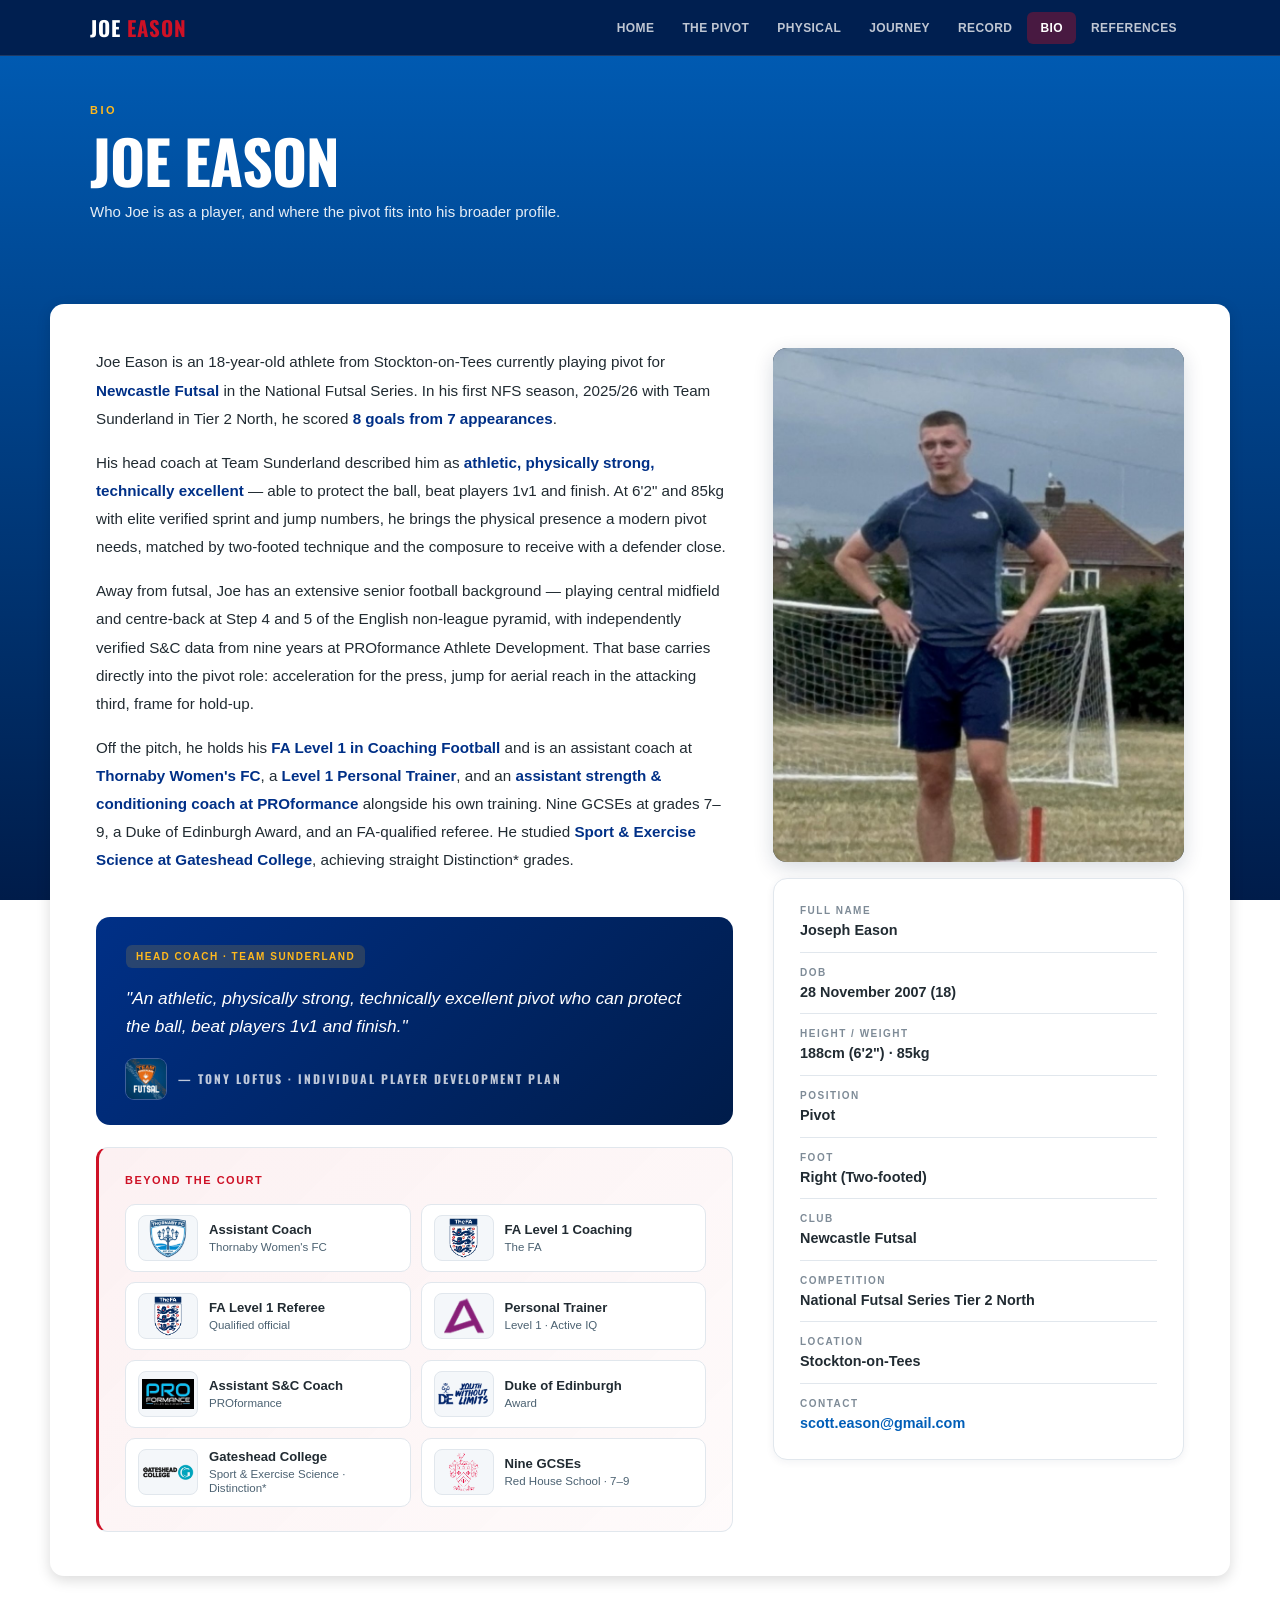
<file: bio.html>
<!DOCTYPE html>
<html lang="en">
<head>
  <meta charset="UTF-8">
  <meta name="viewport" content="width=device-width, initial-scale=1.0">
  <title>Bio — Joe Eason | Futsal</title>
  <link rel="preconnect" href="https://fonts.googleapis.com">
  <link rel="preconnect" href="https://fonts.gstatic.com" crossorigin>
  <link href="https://fonts.googleapis.com/css2?family=Oswald:wght@700&display=swap" rel="stylesheet">
  <link rel="stylesheet" href="https://cdnjs.cloudflare.com/ajax/libs/font-awesome/6.5.1/css/all.min.css">
  <link rel="stylesheet" href="styles.css">
  <style>
    .bio-grid { display: grid; grid-template-columns: 1.55fr 1fr; gap: 40px; align-items: stretch; }
    .bio-text { display: flex; flex-direction: column; }
    .bio-text p { font-size: 0.95rem; color: var(--text); line-height: 1.85; margin-bottom: 16px; }
    .bio-text p strong { color: var(--blue-deep); }
    .bio-right { display: flex; flex-direction: column; gap: 16px; }
    .bio-photo { width: 100%; aspect-ratio: 4/5; border-radius: 14px; overflow: hidden; background: linear-gradient(135deg, #0a1a2e, #1a2e4a); box-shadow: 0 6px 20px rgba(0,32,64,0.16); display: flex; align-items: center; justify-content: center; }
    .bio-photo img { width: 100%; height: 100%; object-fit: cover; }
    .bio-photo .ph { color: rgba(255,255,255,0.45); text-align: center; padding: 24px; }
    .bio-photo .ph i { font-size: 1.4rem; display: block; margin-bottom: 8px; opacity: 0.55; }
    .bio-photo .ph span { display: block; font-size: 10.5px; font-weight: 700; text-transform: uppercase; letter-spacing: 1.5px; }
    .details { display: grid; gap: 12px; }
    .d-row { padding-bottom: 10px; border-bottom: 1px solid var(--border-lt); }
    .d-row:last-child { border-bottom: none; padding-bottom: 0; }
    .d-lbl { font-size: 10px; color: var(--text-muted); text-transform: uppercase; letter-spacing: 1.5px; font-weight: 700; margin-bottom: 2px; }
    .d-val { font-weight: 600; color: var(--text); font-size: 0.9rem; }
    .beyond { margin-top: 22px; flex: 1; display: flex; flex-direction: column; justify-content: flex-start; padding: 24px 26px; background: linear-gradient(135deg, rgba(206,17,38,0.06), rgba(206,17,38,0.02)); border: 1px solid var(--border-lt); border-left: 3px solid var(--red); border-radius: 12px; }
    .beyond .h { font-size: 11px; font-weight: 800; color: var(--red); text-transform: uppercase; letter-spacing: 1.5px; margin-bottom: 16px; }
    .cred-grid { display: grid; grid-template-columns: 1fr 1fr; gap: 10px; }
    .cred { display: flex; align-items: center; gap: 11px; background: #fff; border: 1px solid var(--border-lt); border-radius: 10px; padding: 10px 12px; }
    .cred.full { grid-column: 1 / -1; }
    .cred-ic { width: 60px; height: 46px; border-radius: 8px; background: #f4f7fa; border: 1px solid var(--border-lt); flex-shrink: 0; display: flex; align-items: center; justify-content: center; overflow: hidden; position: relative; }
    .cred-ic img { max-width: 52px; max-height: 40px; object-fit: contain; display: block; position: relative; z-index: 1; }
    .cred-ic i { position: absolute; font-size: 1.1rem; }
    .cred-ic:not(.ni) i { display: none; }
    .cred-ic i.ic-red { color: var(--red); } .cred-ic i.ic-blue { color: var(--blue); } .cred-ic i.ic-green { color: var(--green); } .cred-ic i.ic-deep { color: var(--blue-deep); } .cred-ic i.ic-amber { color: var(--amber); }
    .cred .ct { font-size: 0.82rem; font-weight: 800; color: var(--text); line-height: 1.2; }
    .cred .cs { font-size: 0.72rem; color: var(--text-sec); line-height: 1.25; margin-top: 2px; }
    .bio-quote { margin-top: 26px; padding: 26px 30px; background: linear-gradient(135deg, var(--blue-deep), var(--blue-dark)); border-radius: 14px; color: #fff; }
    .bio-quote .k { display: inline-block; padding: 4px 10px; border-radius: 6px; background: rgba(255,185,29,0.16); color: var(--amber); font-size: 10px; font-weight: 800; text-transform: uppercase; letter-spacing: 1.5px; margin-bottom: 16px; }
    .bio-quote p { font-size: 1.08rem; font-style: italic; line-height: 1.65; color: #fff; margin: 0; }
    .bio-quote .a { font-family: var(--font-display); font-size: 12px; font-weight: 700; color: rgba(255,255,255,0.75); text-transform: uppercase; letter-spacing: 2px; margin-top: 18px; font-style: normal; }
    /* every quote carries the club's logo beside who said it */
    .bio-quote .bq-foot { display: flex; align-items: center; gap: 12px; margin-top: 18px; }
    .bio-quote .bq-foot img { width: 40px; height: 40px; border-radius: 8px; object-fit: cover; flex-shrink: 0; box-shadow: 0 0 0 1px rgba(255,255,255,0.25); }
    .bio-quote .bq-foot .a { margin-top: 0; }
    @media (max-width: 900px) { .bio-grid { grid-template-columns: 1fr; } .bio-photo { max-width: 340px; margin: 0 auto; } .cred-grid { grid-template-columns: 1fr; } }
  </style>
</head>
<body>

<nav class="nav">
  <div class="wrap">
    <a href="index.html" class="nav-brand">Joe <em>Eason</em></a>
    <button class="nav-ham" id="navHam"><i class="fas fa-bars"></i></button>
    <ul class="nav-links" id="navLinks">
      <li><a href="index.html">Home</a></li>
      <li><a href="pivot.html">The Pivot</a></li>
      <li><a href="physical.html">Physical</a></li>
      <li><a href="journey.html">Journey</a></li>
      <li><a href="record.html">Record</a></li>
      <li><a href="bio.html" class="on">Bio</a></li>      <li><a href="references.html">References</a></li>
    </ul>
  </div>
</nav>

<div class="pg-header">
  <div class="wrap">
    <div class="pg-label">Bio</div>
    <h1>Joe Eason</h1>
    <p>Who Joe is as a player, and where the pivot fits into his broader profile.</p>
  </div>
</div>

<section class="sec">
  <div class="wrap fi">
    <div class="bio-grid">
      <div class="bio-text">
        <p>Joe Eason is an 18-year-old athlete from Stockton-on-Tees currently playing pivot for <strong>Newcastle Futsal</strong> in the National Futsal Series. In his first NFS season, 2025/26 with Team Sunderland in Tier 2 North, he scored <strong>8 goals from 7 appearances</strong>.</p>
        <p>His head coach at Team Sunderland described him as <strong>athletic, physically strong, technically excellent</strong> — able to protect the ball, beat players 1v1 and finish. At 6'2" and 85kg with elite verified sprint and jump numbers, he brings the physical presence a modern pivot needs, matched by two-footed technique and the composure to receive with a defender close.</p>
        <p>Away from futsal, Joe has an extensive senior football background — playing central midfield and centre-back at Step 4 and 5 of the English non-league pyramid, with independently verified S&amp;C data from nine years at PROformance Athlete Development. That base carries directly into the pivot role: acceleration for the press, jump for aerial reach in the attacking third, frame for hold-up.</p>
        <p>Off the pitch, he holds his <strong>FA Level 1 in Coaching Football</strong> and is an assistant coach at <strong>Thornaby Women's FC</strong>, a <strong>Level 1 Personal Trainer</strong>, and an <strong>assistant strength &amp; conditioning coach at PROformance</strong> alongside his own training. Nine GCSEs at grades 7–9, a Duke of Edinburgh Award, and an FA-qualified referee. He studied <strong>Sport &amp; Exercise Science at Gateshead College</strong>, achieving straight Distinction* grades.</p>
        <div class="bio-quote">
          <div class="k">Head Coach · Team Sunderland</div>
          <p>"An athletic, physically strong, technically excellent pivot who can protect the ball, beat players 1v1 and finish."</p>
          <div class="bq-foot"><img src="img/UOS.jpg" alt="Team Sunderland"><div class="a">— Tony Loftus · Individual Player Development Plan</div></div>
        </div>
        <div class="beyond">
          <div class="h">Beyond the court</div>
          <div class="cred-grid">
            <div class="cred"><span class="cred-ic"><img src="img/badge-thornaby.png" alt="Thornaby Women's FC" onerror="this.remove();this.parentNode.classList.add('ni')"><i class="fas fa-futbol ic-deep"></i></span><div><div class="ct">Assistant Coach</div><div class="cs">Thornaby Women's FC</div></div></div>
            <div class="cred"><span class="cred-ic"><img src="img/badge-fa.png" alt="The FA" onerror="this.remove();this.parentNode.classList.add('ni')"><i class="fas fa-chalkboard-user ic-red"></i></span><div><div class="ct">FA Level 1 Coaching</div><div class="cs">The FA</div></div></div>
            <div class="cred"><span class="cred-ic"><img src="img/badge-fa.png" alt="The FA" onerror="this.remove();this.parentNode.classList.add('ni')"><i class="fas fa-flag ic-amber"></i></span><div><div class="ct">FA Level 1 Referee</div><div class="cs">Qualified official</div></div></div>
            <div class="cred"><span class="cred-ic"><img src="img/badge-pt.png" alt="Active IQ" onerror="this.remove();this.parentNode.classList.add('ni')"><i class="fas fa-dumbbell ic-green"></i></span><div><div class="ct">Personal Trainer</div><div class="cs">Level 1 · Active IQ</div></div></div>
            <div class="cred"><span class="cred-ic"><img src="img/logo-proformance-trim.png" alt="PROformance" onerror="this.remove();this.parentNode.classList.add('ni')"><i class="fas fa-heart-pulse ic-blue"></i></span><div><div class="ct">Assistant S&amp;C Coach</div><div class="cs">PROformance</div></div></div>
            <div class="cred"><span class="cred-ic"><img src="img/badge-dofe.png" alt="Duke of Edinburgh's Award" onerror="this.remove();this.parentNode.classList.add('ni')"><i class="fas fa-award ic-red"></i></span><div><div class="ct">Duke of Edinburgh</div><div class="cs">Award</div></div></div>
            <div class="cred"><span class="cred-ic"><img src="img/badge-gateshead.png" alt="Gateshead College" onerror="this.remove();this.parentNode.classList.add('ni')"><i class="fas fa-graduation-cap ic-deep"></i></span><div><div class="ct">Gateshead College</div><div class="cs">Sport &amp; Exercise Science · Distinction*</div></div></div>
            <div class="cred"><span class="cred-ic"><img src="img/logo-redhouse.png" alt="Red House School" onerror="this.remove();this.parentNode.classList.add('ni')"><i class="fas fa-graduation-cap ic-blue"></i></span><div><div class="ct">Nine GCSEs</div><div class="cs">Red House School · 7–9</div></div></div>
          </div>
        </div>
      </div>
      <div class="bio-right">
        <div class="bio-photo">
          <img src="img/bio.jpg" alt="Joe Eason" onerror="this.style.display='none'; this.nextElementSibling.style.display='flex';">
          <div class="ph" style="display:none; flex-direction: column; align-items: center; justify-content: center; width: 100%; height: 100%;">
            <i class="fas fa-camera"></i><span>Bio Photo</span>
          </div>
        </div>
        <div class="card details">
          <div class="d-row"><div class="d-lbl">Full Name</div><div class="d-val">Joseph Eason</div></div>
          <div class="d-row"><div class="d-lbl">DOB</div><div class="d-val">28 November 2007 (18)</div></div>
          <div class="d-row"><div class="d-lbl">Height / Weight</div><div class="d-val">188cm (6'2") · 85kg</div></div>
          <div class="d-row"><div class="d-lbl">Position</div><div class="d-val">Pivot</div></div>
          <div class="d-row"><div class="d-lbl">Foot</div><div class="d-val">Right (Two-footed)</div></div>
          <div class="d-row"><div class="d-lbl">Club</div><div class="d-val">Newcastle Futsal</div></div>
          <div class="d-row"><div class="d-lbl">Competition</div><div class="d-val">National Futsal Series Tier 2 North</div></div>
          <div class="d-row"><div class="d-lbl">Location</div><div class="d-val">Stockton-on-Tees</div></div>
          <div class="d-row"><div class="d-lbl">Contact</div><div class="d-val"><a href="mailto:scott.eason@gmail.com">scott.eason@gmail.com</a></div></div>
        </div>
      </div>
    </div>
  </div>
</section>

<footer class="foot"><div class="wrap"><p>&copy; 2026 Joe Eason</p></div></footer>

<script>
const ham = document.getElementById('navHam'); const links = document.getElementById('navLinks');
if (ham) { ham.addEventListener('click', () => links.classList.toggle('on')); links.querySelectorAll('a').forEach(a => a.addEventListener('click', () => links.classList.remove('on'))); }
document.querySelectorAll('.fi').forEach(el => { new IntersectionObserver((entries, obs) => { entries.forEach(e => { if (e.isIntersecting) { e.target.classList.add('vis'); obs.unobserve(e.target); } }); }, { threshold: 0.1, rootMargin: '0px 0px -50px 0px' }).observe(el); });
</script>
</body>
</html>
</file>
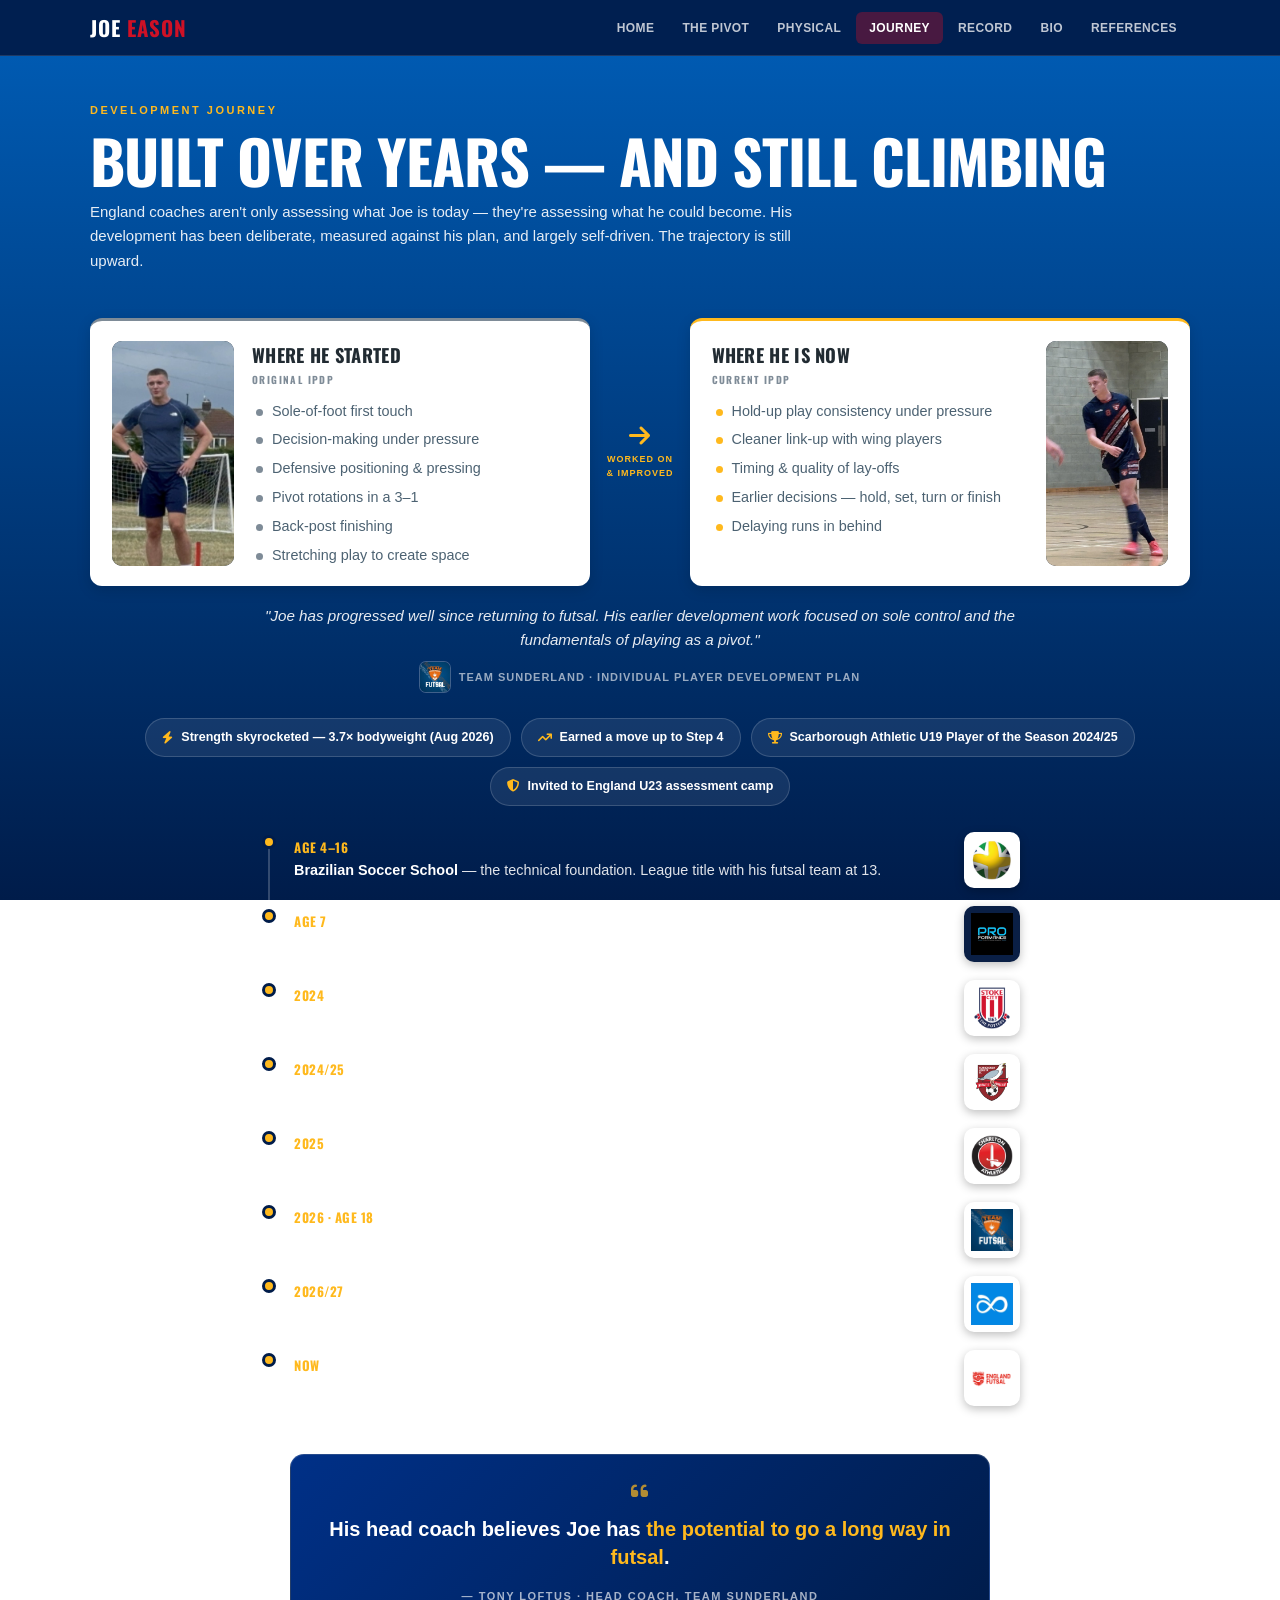
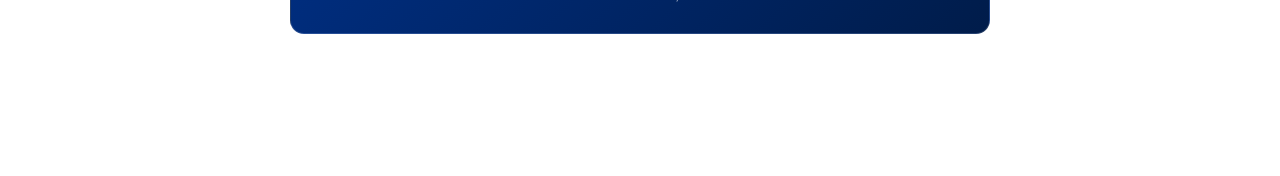
<file: journey.html>
<!DOCTYPE html>
<html lang="en">
<head>
  <meta charset="UTF-8">
  <meta name="viewport" content="width=device-width, initial-scale=1.0">
  <title>Development Journey — Joe Eason | Futsal</title>
  <link rel="preconnect" href="https://fonts.googleapis.com">
  <link rel="preconnect" href="https://fonts.gstatic.com" crossorigin>
  <link href="https://fonts.googleapis.com/css2?family=Oswald:wght@700&display=swap" rel="stylesheet">
  <link rel="stylesheet" href="https://cdnjs.cloudflare.com/ajax/libs/font-awesome/6.5.1/css/all.min.css">
  <link rel="stylesheet" href="styles.css">
  <style>
    .journey { margin-top: 10px; }
    .jn-ipdp { display: grid; grid-template-columns: 1fr auto 1fr; gap: 16px; align-items: stretch; }
    .jn-card { background: var(--card); border-radius: 12px; padding: 20px 22px; box-shadow: 0 4px 14px rgba(0,0,0,0.15); display: flex; gap: 18px; align-items: stretch; }
    .jn-card.now { flex-direction: row-reverse; }
    .jn-card.then { border-top: 3px solid var(--text-muted); }
    .jn-card.now { border-top: 3px solid var(--amber); }
    .jn-card-h { font-family: var(--font-display); font-size: 1.15rem; font-weight: 700; color: var(--text); text-transform: uppercase; letter-spacing: 0.3px; margin-bottom: 14px; display: flex; flex-direction: column; }
    .jn-card-h span { font-family: inherit; font-size: 10px; font-weight: 800; letter-spacing: 1.4px; color: var(--text-muted); margin-top: 3px; }
    .jn-card ul { list-style: none; display: grid; gap: 8px; }
    .jn-card li { position: relative; padding-left: 20px; font-size: 0.9rem; color: var(--text-sec); line-height: 1.45; }
    .jn-card li::before { content: ''; position: absolute; left: 4px; top: 8px; width: 7px; height: 7px; border-radius: 50%; }
    .jn-card.then li::before { background: var(--text-muted); }
    .jn-card.now li::before { background: var(--amber); }
    .jn-card-photo { flex-shrink: 0; width: 122px; border-radius: 10px; overflow: hidden; background: #0a1a2e; }
    .jn-card-photo img { width: 100%; height: 100%; object-fit: cover; object-position: center top; display: block; }
    .jn-card-body { flex: 1; min-width: 0; }
    @media (max-width: 420px) { .jn-card-photo { width: 96px; } }
    .jn-progress { align-self: center; display: flex; flex-direction: column; align-items: center; gap: 6px; color: var(--amber); font-weight: 800; text-transform: uppercase; font-size: 9px; letter-spacing: 1px; text-align: center; }
    .jn-progress i { font-size: 1.5rem; }
    .jn-quote { max-width: 760px; margin: 18px auto 0; text-align: center; font-style: italic; color: rgba(255,255,255,0.9); font-size: 0.95rem; line-height: 1.6; }
    .jn-quote span { display: flex; align-items: center; justify-content: center; gap: 9px; font-style: normal; font-size: 11px; font-weight: 700; letter-spacing: 1px; text-transform: uppercase; color: rgba(255,255,255,0.6); margin-top: 10px; }
    .jn-quote span img { width: 30px; height: 30px; border-radius: 6px; object-fit: cover; flex-shrink: 0; box-shadow: 0 0 0 1px rgba(255,255,255,0.25); }
    .jn-proof { display: flex; flex-wrap: wrap; justify-content: center; gap: 10px; margin: 26px 0; }
    .jn-proof span { display: inline-flex; align-items: center; gap: 8px; background: rgba(255,255,255,0.08); border: 1px solid rgba(255,255,255,0.16); border-radius: 999px; padding: 9px 16px; font-size: 12.5px; font-weight: 700; color: #fff; }
    .jn-proof i { color: var(--amber); }
    .jn-timeline { max-width: 760px; margin: 0 auto; position: relative; }
    .jn-timeline::before { content: ''; position: absolute; left: 8px; top: 4px; bottom: 10px; width: 2px; background: rgba(255,255,255,0.2); }
    .tl-item { position: relative; display: flex; align-items: center; gap: 14px; padding: 0 0 18px 34px; }
    .tl-item::before { content: ''; position: absolute; left: 2px; top: 3px; width: 14px; height: 14px; border-radius: 50%; background: var(--amber); border: 3px solid var(--blue-dark); }
    .tl-when { font-family: var(--font-display); font-size: 13px; font-weight: 700; color: var(--amber); text-transform: uppercase; letter-spacing: 0.5px; margin-bottom: 2px; }
    .tl-what { font-size: 0.9rem; color: rgba(255,255,255,0.88); line-height: 1.5; }
    .tl-what strong { color: #fff; }
    .tl-body { flex: 1; min-width: 0; }
    .tl-logo { position: relative; flex-shrink: 0; width: 56px; height: 56px; border-radius: 10px; overflow: hidden; background: #fff; display: flex; align-items: center; justify-content: center; padding: 7px; box-shadow: 0 3px 10px rgba(0,0,0,0.25); }
    .tl-logo img { position: relative; z-index: 1; max-width: 100%; max-height: 100%; width: auto; height: auto; object-fit: contain; display: block; }
    .tl-logo.dark { background: #0a1f45; }
    .tl-mono { position: absolute; inset: 0; display: flex; align-items: center; justify-content: center; font-family: var(--font-display); font-weight: 700; font-size: 1.05rem; color: var(--blue-deep); letter-spacing: 0.5px; }
    .jn-ceiling { max-width: 700px; margin: 30px auto 0; text-align: center; background: linear-gradient(135deg, var(--blue-deep), var(--blue-dark)); border: 1px solid rgba(255,255,255,0.15); border-radius: 14px; padding: 26px 30px; }
    .jn-ceiling > i { color: var(--amber); font-size: 1.2rem; opacity: 0.7; }
    .jn-ceiling p { font-size: 1.25rem; color: #fff; font-weight: 600; line-height: 1.4; margin: 10px 0 12px; }
    .jn-ceiling p strong { color: var(--amber); }
    .jn-ceiling span { font-size: 11px; font-weight: 700; letter-spacing: 1.5px; text-transform: uppercase; color: rgba(255,255,255,0.65); }
    @media (max-width: 760px) { .jn-ipdp { grid-template-columns: 1fr; } .jn-progress { flex-direction: row; padding: 4px 0; } .jn-progress i { transform: rotate(90deg); } }
    @media (max-width: 480px) { .jn-ceiling { padding: 22px 18px; } .jn-ceiling p { font-size: 1.08rem; } }
  </style>
</head>
<body>

<nav class="nav">
  <div class="wrap">
    <a href="index.html" class="nav-brand">Joe <em>Eason</em></a>
    <button class="nav-ham" id="navHam"><i class="fas fa-bars"></i></button>
    <ul class="nav-links" id="navLinks">
      <li><a href="index.html">Home</a></li>
      <li><a href="pivot.html">The Pivot</a></li>
      <li><a href="physical.html">Physical</a></li>
      <li><a href="journey.html" class="on">Journey</a></li>
      <li><a href="record.html">Record</a></li>
      <li><a href="bio.html">Bio</a></li>      <li><a href="references.html">References</a></li>
    </ul>
  </div>
</nav>

<div class="pg-header">
  <div class="wrap">
    <div class="pg-label">Development Journey</div>
    <h1>Built over years — and still climbing</h1>
    <p>England coaches aren't only assessing what Joe is today — they're assessing what he could become. His development has been deliberate, measured against his plan, and largely self-driven. The trajectory is still upward.</p>
  </div>
</div>

<div class="wrap" style="padding-bottom: 60px;">

  <section class="journey fi" id="journey">

    <div class="jn-ipdp">
      <div class="jn-card then">
        <div class="jn-card-photo"><img src="img/bio.jpg" alt="Joe in training"></div>
        <div class="jn-card-body">
          <div class="jn-card-h">Where he started<span>Original IPDP</span></div>
          <ul>
            <li>Sole-of-foot first touch</li>
            <li>Decision-making under pressure</li>
            <li>Defensive positioning &amp; pressing</li>
            <li>Pivot rotations in a 3–1</li>
            <li>Back-post finishing</li>
            <li>Stretching play to create space</li>
          </ul>
        </div>
      </div>
      <div class="jn-progress"><i class="fas fa-arrow-right"></i><span>Worked on<br>&amp; improved</span></div>
      <div class="jn-card now">
        <div class="jn-card-photo"><img src="img/hero.jpg" alt="Joe in futsal action"></div>
        <div class="jn-card-body">
          <div class="jn-card-h">Where he is now<span>Current IPDP</span></div>
          <ul>
            <li>Hold-up play consistency under pressure</li>
            <li>Cleaner link-up with wing players</li>
            <li>Timing &amp; quality of lay-offs</li>
            <li>Earlier decisions — hold, set, turn or finish</li>
            <li>Delaying runs in behind</li>
          </ul>
        </div>
      </div>
    </div>
    <p class="jn-quote">"Joe has progressed well since returning to futsal. His earlier development work focused on sole control and the fundamentals of playing as a pivot."<span><img src="img/UOS.jpg" alt="Team Sunderland">Team Sunderland · Individual Player Development Plan</span></p>

    <div class="jn-proof">
      <span><i class="fas fa-bolt"></i> Strength skyrocketed — 3.7&times; bodyweight (Aug 2026)</span>
      <span><i class="fas fa-arrow-trend-up"></i> Earned a move up to Step 4</span>
      <span><i class="fas fa-trophy"></i> Scarborough Athletic U19 Player of the Season 2024/25</span>
      <span><i class="fas fa-shield-halved"></i> Invited to England U23 assessment camp</span>
    </div>

    <div class="jn-timeline">
      <div class="tl-item"><div class="tl-body"><div class="tl-when">Age 4–16</div><div class="tl-what"><strong>Brazilian Soccer School</strong> — the technical foundation. League title with his futsal team at 13.</div></div><div class="tl-logo"><img src="img/logo-bss.png" alt="Brazilian Soccer Schools"></div></div>
      <div class="tl-item"><div class="tl-body"><div class="tl-when">Age 7</div><div class="tl-what"><strong>Strength &amp; conditioning begins</strong> at PROformance — years of verified testing since.</div></div><div class="tl-logo dark"><img src="img/logo-proformance.jpg" alt="PROformance"></div></div>
      <div class="tl-item"><div class="tl-body"><div class="tl-when">2024</div><div class="tl-what"><strong>Semi-pro football debut</strong> — youngest ever at the club · trial at Stoke City.</div></div><div class="tl-logo"><img src="img/badge-stoke.png" alt="Stoke City"></div></div>
      <div class="tl-item"><div class="tl-body"><div class="tl-when">2024/25</div><div class="tl-what"><strong>Scarborough Athletic U19 Player of the Season</strong> · steps up to Step 5.</div></div><div class="tl-logo"><img src="img/scarborough.png" alt="Scarborough Athletic"></div></div>
      <div class="tl-item"><div class="tl-body"><div class="tl-when">2025</div><div class="tl-what">Trial at <strong>Charlton Athletic</strong>.</div></div><div class="tl-logo"><img src="img/charlton.png" alt="Charlton Athletic"></div></div>
      <div class="tl-item"><div class="tl-body"><div class="tl-when">2026 · age 18</div><div class="tl-what">Steps up to <strong>Step 4</strong> · joins <strong>Team Sunderland</strong> (NFS Tier 2 North) — 8 goals in his first season.</div></div><div class="tl-logo"><img src="img/UOS.jpg" alt="Team Sunderland"></div></div>
      <div class="tl-item"><div class="tl-body"><div class="tl-when">2026/27</div><div class="tl-what">Plays pivot for <strong>Newcastle Futsal</strong> in the National Futsal Series.</div></div><div class="tl-logo"><img src="img/newcastle-futsal.jpg" alt="Newcastle Futsal"></div></div>
      <div class="tl-item"><div class="tl-body"><div class="tl-when">Now</div><div class="tl-what">Invited to the England U23 assessment camp · Barnsley trial upcoming.</div></div><div class="tl-logo wide"><img src="img/ENG_FUTSAL_HORIZONTAL_RED-e1668661165486-768x362.webp" alt="England Futsal"></div></div>
    </div>

    <div class="jn-ceiling">
      <i class="fas fa-quote-left"></i>
      <p>His head coach believes Joe has <strong>the potential to go a long way in futsal</strong>.</p>
      <span>— Tony Loftus · Head Coach, Team Sunderland</span>
    </div>
  </section>

</div>

<footer class="foot"><div class="wrap"><p>&copy; 2026 Joe Eason</p></div></footer>

<script>
const ham = document.getElementById('navHam'); const links = document.getElementById('navLinks');
if (ham) { ham.addEventListener('click', () => links.classList.toggle('on')); links.querySelectorAll('a').forEach(a => a.addEventListener('click', () => links.classList.remove('on'))); }
document.querySelectorAll('.fi').forEach(el => { new IntersectionObserver((entries, obs) => { entries.forEach(e => { if (e.isIntersecting) { e.target.classList.add('vis'); obs.unobserve(e.target); } }); }, { threshold: 0.1, rootMargin: '0px 0px -50px 0px' }).observe(el); });
</script>
</body>
</html>
</file>
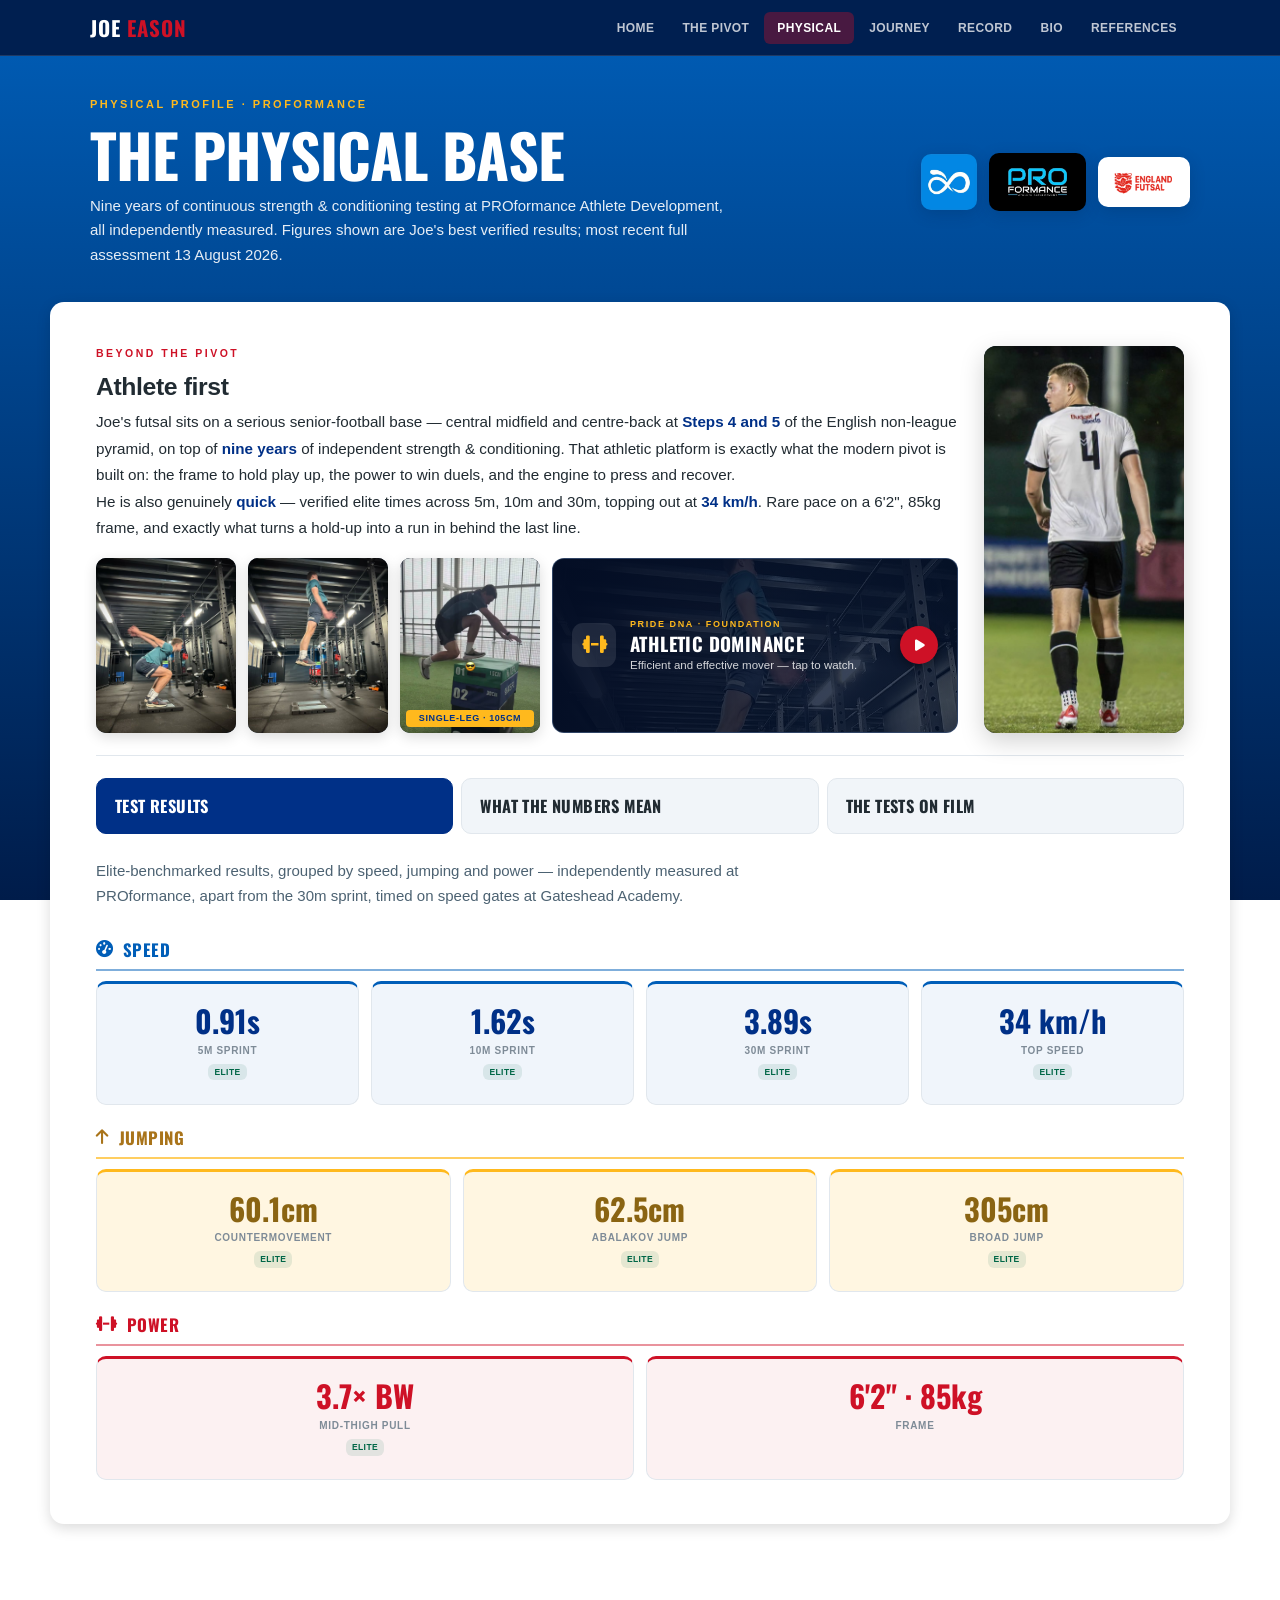
<file: physical.html>
<!DOCTYPE html>
<html lang="en">
<head>
  <meta charset="UTF-8">
  <meta name="viewport" content="width=device-width, initial-scale=1.0">
  <title>Physical Profile — Joe Eason | Futsal</title>
  <link rel="preconnect" href="https://fonts.googleapis.com">
  <link rel="preconnect" href="https://fonts.gstatic.com" crossorigin>
  <link href="https://fonts.googleapis.com/css2?family=Oswald:wght@700&display=swap" rel="stylesheet">
  <link rel="stylesheet" href="https://cdnjs.cloudflare.com/ajax/libs/font-awesome/6.5.1/css/all.min.css">
  <link rel="stylesheet" href="styles.css">
  <style>
    .pg-header { padding: 40px 0 14px; }
    .sec { padding: 20px 0 40px; }
    /* header 2-col: physical base intro + Athletic Dominance tile top-right */
    .ph-head { display: grid; grid-template-columns: 1.3fr 0.85fr; gap: 32px; align-items: center; }
    .ph-adtile .ad-back { font-size: 10px; font-weight: 800; letter-spacing: 1.6px; text-transform: uppercase; color: var(--amber); margin-bottom: 8px; }
    .ph-logos { display: flex; align-items: center; justify-content: flex-end; gap: 12px; flex-wrap: wrap; }
    .ph-logo { border-radius: 10px; display: inline-flex; align-items: center; justify-content: center; overflow: hidden; box-shadow: 0 4px 16px rgba(0,32,64,0.20); }
    .ph-logo-ts img { height: 56px; width: auto; display: block; }
    .ph-logo-pf { background: #000; padding: 9px 13px; }
    .ph-logo-pf img { height: 40px; width: auto; display: block; }
    .ph-logo-ef { background: #fff; padding: 10px 14px; }
    .ph-logo-ef img { height: 30px; width: auto; display: block; }
    /* Pride DNA tile (matches homepage) */
    .dna-tile { position: relative; display: flex; overflow: hidden; text-decoration: none; background: #082047; border: 1.5px solid rgba(255,255,255,0.16); border-radius: 12px; cursor: pointer; transition: border-color 0.16s ease, transform 0.16s ease; }
    .dna-tile:hover { border-color: #fff; transform: translateY(-2px); }
    .dna-tile .thumb { position: absolute; inset: 0; background-size: cover; background-position: center 26%; opacity: 0.5; z-index: 0; transition: opacity 0.2s ease; }
    .dna-tile:hover .thumb { opacity: 0.68; }
    .dna-tile .shade { position: absolute; inset: 0; background: linear-gradient(90deg, rgba(3,13,36,0.95), rgba(3,13,36,0.62) 60%, rgba(3,13,36,0.5)); z-index: 1; }
    .dna-tile .row { position: relative; z-index: 2; flex: 1; display: flex; align-items: center; gap: 14px; padding: 15px 19px; }
    .dna-tile .ico { width: 44px; height: 44px; border-radius: 11px; background: rgba(255,255,255,0.1); display: flex; align-items: center; justify-content: center; font-size: 20px; color: var(--amber); flex-shrink: 0; }
    .dna-tile .txt { flex: 1; min-width: 0; }
    .dna-tile .role { display: block; font-size: 9px; font-weight: 800; letter-spacing: 1.6px; text-transform: uppercase; color: var(--amber); margin-bottom: 3px; }
    .dna-tile .name { display: block; font-family: var(--font-display); font-size: 1.18rem; font-weight: 700; text-transform: uppercase; letter-spacing: 0.4px; line-height: 1.04; color: #fff; }
    .dna-tile .strap { display: block; font-size: 11.5px; color: rgba(255,255,255,0.82); margin-top: 4px; line-height: 1.35; }
    .dna-tile .play { flex-shrink: 0; width: 38px; height: 38px; border-radius: 50%; background: var(--red); color: #fff; display: flex; align-items: center; justify-content: center; font-size: 13px; padding-left: 2px; box-shadow: 0 3px 10px rgba(0,0,0,0.35); }

    /* Athlete First block */
    .af-block { display: grid; grid-template-columns: 1fr 200px; gap: 26px; align-items: stretch; margin-bottom: 22px; padding-bottom: 22px; border-bottom: 1px solid var(--border-lt); }
    .af-text p { font-size: 0.95rem; color: var(--text); line-height: 1.75; }
    .af-text p strong { color: var(--blue-deep); }
    .af-photo { margin: 0; height: 100%; display: flex; flex-direction: column; }
    .af-media { border-radius: 12px; overflow: hidden; background: #0a1a2e; box-shadow: 0 8px 24px rgba(0,0,0,0.18); flex: 1 1 auto; min-height: 260px; }
    .af-media img { width: 100%; height: 100%; object-fit: cover; object-position: center; display: block; }
    .af-photo figcaption { margin-top: 10px; font-size: 12.5px; color: var(--text-sec); line-height: 1.45; }
    .af-photo figcaption strong { color: var(--text); font-weight: 800; }
    .af-jumps { display: grid; grid-template-columns: 140px 140px 140px 1fr; gap: 12px; margin-top: 16px; align-items: stretch; }
    .af-jumps figure { margin: 0; }
    .af-jumps .jm { border-radius: 10px; overflow: hidden; background: #0a1a2e; box-shadow: 0 4px 14px rgba(0,0,0,0.14); aspect-ratio: 4/5; }
    .af-jumps .jm img { width: 100%; height: 100%; object-fit: cover; display: block; }
    /* the single-leg box jump plays on its own, silently, beside the two jump photos */
    .af-jumps .jm { position: relative; }
    .af-jumps .jm video { width: 100%; height: 100%; object-fit: cover; object-position: 50% 18%; display: block; }
    .af-jumps .jm-tag { position: absolute; left: 6px; right: 6px; bottom: 6px; text-align: center; padding: 3px 4px; border-radius: 4px; background: var(--amber); color: var(--blue-deep); font-size: 9px; font-weight: 800; letter-spacing: 0.6px; text-transform: uppercase; line-height: 1.2; }
    @media (max-width: 1100px) { .af-jumps { grid-template-columns: repeat(3, 1fr); } .af-jumps .af-adtile { grid-column: 1 / -1; min-height: 96px; } }
    /* films tab: the landscape sprint film on top, exactly as wide as the three portrait films beneath it */
    .v-break { flex-basis: 100%; height: 0; }
    /* every film the same height on a row, so the tops and bottoms line up */
    @media (min-width: 901px) { .v-grid .v-frame { flex: none; height: 352px; min-height: 0; } .v-grid .v-body { flex: 1; } .v-grid .v-card.card-landscape { width: 626px; } }
    .af-jumps figcaption { margin-top: 6px; font-size: 11px; font-weight: 700; text-transform: uppercase; letter-spacing: 0.4px; color: var(--text-sec); }
    @media (max-width: 640px) { .af-block { grid-template-columns: 1fr; } .af-photo { height: auto; } .af-media { flex: none; min-height: 0; aspect-ratio: 951/1600; max-width: 220px; } .af-jumps { grid-template-columns: repeat(3, 1fr); } .af-jumps .af-adtile { grid-column: 1 / -1; min-height: 96px; } }

    /* On-page tabbed nav */
    .phys-tabs { display: flex; flex-wrap: wrap; gap: 8px; margin: 4px 0 24px; scroll-margin-top: 84px; }
    .phys-tabs .ptab { flex: 1 1 200px; font-family: var(--font-display); font-size: 1.02rem; font-weight: 700; text-transform: uppercase; letter-spacing: 0.4px; padding: 15px 18px; border: 1.5px solid var(--border-lt); background: #f1f5f9; color: var(--text); border-radius: 10px; cursor: pointer; transition: background 0.15s, color 0.15s, border-color 0.15s; text-align: left; }
    .phys-tabs .ptab:hover { border-color: var(--red); }
    .phys-tabs .ptab.active { background: var(--blue-deep); color: #fff; border-color: var(--blue-deep); }
    .phys-panel { display: none; animation: pfade 0.22s ease; }
    .phys-panel.active { display: block; }
    @keyframes pfade { from { opacity: 0; transform: translateY(6px); } to { opacity: 1; transform: translateY(0); } }

    .p-grid { display: grid; grid-template-columns: repeat(4, 1fr); gap: 12px; }
    .p-tile { padding: 22px 14px; text-align: center; background: linear-gradient(135deg, rgba(0,94,184,0.05), rgba(0,94,184,0.01)); border: 1px solid var(--border-lt); border-radius: 10px; }
    .p-tile .v { font-family: var(--font-display); font-size: 1.9rem; font-weight: 700; color: var(--blue-deep); line-height: 1; }
    .p-tile .l { font-size: 10px; color: var(--text-muted); font-weight: 700; text-transform: uppercase; letter-spacing: 0.7px; margin-top: 6px; }
    .p-tile .b { display: inline-block; margin-top: 6px; padding: 2px 6px; border-radius: 6px; font-size: 8.5px; font-weight: 800; text-transform: uppercase; letter-spacing: 0.4px; background: rgba(0,103,71,0.10); color: var(--green); }
    .res-groups { display: flex; flex-direction: column; gap: 20px; }
    .rg-head { display: flex; align-items: center; gap: 9px; font-family: var(--font-display); font-size: 1.05rem; font-weight: 700; text-transform: uppercase; letter-spacing: 0.5px; margin-bottom: 10px; padding-bottom: 7px; border-bottom: 2px solid var(--border-lt); }
    .rg-tiles { display: grid; gap: 12px; }
    .rg-speed .rg-tiles { grid-template-columns: repeat(4, 1fr); }
    .rg-jump .rg-tiles { grid-template-columns: repeat(3, 1fr); }
    .rg-power .rg-tiles { grid-template-columns: repeat(2, 1fr); }
    .rg-speed .rg-head { color: var(--blue); border-bottom-color: rgba(0,94,184,0.5); }
    .rg-jump .rg-head { color: #a9741a; border-bottom-color: rgba(255,185,29,0.7); }
    .rg-power .rg-head { color: var(--red); border-bottom-color: rgba(206,17,38,0.45); }
    .res-group .p-tile { border-top: 3px solid var(--border-lt); }
    .rg-speed .p-tile { background: rgba(0,94,184,0.06); border-top-color: var(--blue); }
    .rg-jump .p-tile { background: rgba(255,185,29,0.13); border-top-color: var(--amber); }
    .rg-power .p-tile { background: rgba(206,17,38,0.06); border-top-color: var(--red); }
    .rg-speed .p-tile .v { color: var(--blue-deep); }
    .rg-jump .p-tile .v { color: #8a6412; }
    .rg-power .p-tile .v { color: var(--red); }
    .means-groups { display: flex; flex-direction: column; gap: 20px; }
    .rg-speed .sc-row { background: rgba(0,94,184,0.05); border-left: 3px solid var(--blue); }
    .rg-jump .sc-row { background: rgba(255,185,29,0.10); border-left: 3px solid var(--amber); }
    .rg-power .sc-row { background: rgba(206,17,38,0.05); border-left: 3px solid var(--red); }
    .rg-speed .sc-metric .v { color: var(--blue-deep); }
    .rg-jump .sc-metric .v { color: #8a6412; }
    .rg-power .sc-metric .v { color: var(--red); }
    .res-group .sc-row:last-child { margin-bottom: 0; }

    .sc-row { display: grid; grid-template-columns: 210px 1fr; gap: 24px; align-items: center; padding: 20px 24px; background: #fafbfc; border-radius: 10px; border: 1px solid var(--border-lt); margin-bottom: 10px; }
    .sc-metric { text-align: center; }
    .sc-metric .v { font-family: var(--font-display); font-size: 1.8rem; font-weight: 700; color: var(--blue-deep); line-height: 1; }
    .sc-metric .l { font-size: 10px; color: var(--text-muted); font-weight: 700; text-transform: uppercase; letter-spacing: 0.7px; margin-top: 6px; }
    .sc-translate { font-size: 0.9rem; color: var(--text-sec); line-height: 1.7; }
    .sc-translate strong { color: var(--blue-deep); font-weight: 700; }

    /* NATIVE VIDEO CARDS */
    .v-grid { display: flex; flex-wrap: wrap; gap: 16px; justify-content: center; align-items: stretch; }
    .v-card { background: var(--card); border: 1px solid var(--border-lt); border-radius: 12px; overflow: hidden; box-shadow: 0 2px 8px rgba(0,32,64,0.06); display: flex; flex-direction: column; }
    .v-card.card-portrait { width: 198px; }
    .v-card.card-landscape { width: 622px; }
    .v-frame { position: relative; background: #000; flex: 1 1 auto; min-height: 340px; cursor: pointer; overflow: hidden; }
    .v-frame video { width: 100%; height: 100%; object-fit: cover; display: block; }
    .v-frame img.poster { position: absolute; inset: 0; width: 100%; height: 100%; object-fit: cover; }
    .v-frame .play { position: absolute; top: 50%; left: 50%; transform: translate(-50%, -50%); width: 56px; height: 56px; border-radius: 50%; background: rgba(206,17,38,0.92); border: 2px solid rgba(255,255,255,0.95); display: flex; align-items: center; justify-content: center; z-index: 2; box-shadow: 0 6px 18px rgba(0,0,0,0.35); }
    .v-frame .play i { color: #fff; font-size: 1rem; margin-left: 3px; }
    .v-frame.playing .play, .v-frame.playing img.poster, .v-frame.playing .tag { display: none; }
    .v-frame .tag { position: absolute; top: 10px; left: 10px; padding: 4px 10px; border-radius: 4px; background: var(--amber); color: var(--blue-deep); font-size: 10px; font-weight: 800; text-transform: uppercase; letter-spacing: 0.8px; z-index: 3; }
    .v-body { padding: 16px 20px; }
    .v-body h4 { font-size: 0.95rem; font-weight: 800; color: var(--text); line-height: 1.3; margin-bottom: 4px; }
    .v-body p { font-size: 0.82rem; color: var(--text-sec); line-height: 1.5; }
    .v-stills { display: grid; grid-template-columns: 1fr 1fr; gap: 6px; padding: 6px; background: var(--card); border-top: 1px solid var(--border-lt); }
    .v-still { position: relative; aspect-ratio: 4/5; border-radius: 4px; overflow: hidden; background: #0a1a2e; }
    .v-still img { width: 100%; height: 100%; object-fit: cover; display: block; }
    .v-still-cap { position: absolute; bottom: 0; left: 0; right: 0; padding: 4px 8px 5px; background: linear-gradient(to top, rgba(0,20,50,0.85), transparent); color: #fff; font-size: 9px; font-weight: 800; letter-spacing: 0.8px; text-transform: uppercase; }

    @media (max-width: 900px) { .ph-head { grid-template-columns: 1fr; } .af-block { grid-template-columns: 1fr; } .sc-row { grid-template-columns: 1fr; gap: 10px; text-align: center; } .v-card.card-portrait, .v-card.card-landscape { width: 100%; max-width: 380px; } .v-frame { flex: none; height: auto; } .v-frame.f-portrait { aspect-ratio: 408 / 720; } .v-frame.f-landscape { aspect-ratio: 16 / 9; } .rg-speed .rg-tiles, .rg-jump .rg-tiles, .rg-power .rg-tiles { grid-template-columns: repeat(2, 1fr); } }
  </style>
</head>
<body>

<nav class="nav">
  <div class="wrap">
    <a href="index.html" class="nav-brand">Joe <em>Eason</em></a>
    <button class="nav-ham" id="navHam"><i class="fas fa-bars"></i></button>
    <ul class="nav-links" id="navLinks">
      <li><a href="index.html">Home</a></li>
      <li><a href="pivot.html">The Pivot</a></li>
      <li><a href="physical.html" class="on">Physical</a></li>
      <li><a href="journey.html">Journey</a></li>
      <li><a href="record.html">Record</a></li>
      <li><a href="bio.html">Bio</a></li>      <li><a href="references.html">References</a></li>
    </ul>
  </div>
</nav>

<div class="pg-header">
  <div class="wrap ph-head">
    <div class="ph-head-text">
      <div class="pg-label">Physical Profile · PROformance</div>
      <h1>The Physical Base</h1>
      <p>Nine years of continuous strength &amp; conditioning testing at PROformance Athlete Development, all independently measured. Figures shown are Joe's best verified results; most recent full assessment 13 August 2026.</p>
    </div>
    <div class="ph-logos">
      <span class="ph-logo ph-logo-ts"><img src="img/newcastle-futsal.jpg" alt="Newcastle Futsal"></span>
      <span class="ph-logo ph-logo-pf"><img src="img/logo-proformance-trim.png" alt="PROformance Athlete Development"></span>
      <span class="ph-logo ph-logo-ef"><img src="img/ENG_FUTSAL_HORIZONTAL_RED-e1668661165486-768x362.webp" alt="England Futsal"></span>
    </div>
  </div>
</div>

<section class="sec">
  <div class="wrap fi">

    <div class="af-block">
      <div class="af-text">
        <div class="sec-label">Beyond the pivot</div>
        <div class="sec-title">Athlete first</div>
        <p>Joe's futsal sits on a serious senior-football base — central midfield and centre-back at <strong>Steps 4 and 5</strong> of the English non-league pyramid, on top of <strong>nine years</strong> of independent strength &amp; conditioning. That athletic platform is exactly what the modern pivot is built on: the frame to hold play up, the power to win duels, and the engine to press and recover.</p>
        <p>He is also genuinely <strong>quick</strong> — verified elite times across 5m, 10m and 30m, topping out at <strong>34&nbsp;km/h</strong>. Rare pace on a 6'2", 85kg frame, and exactly what turns a hold-up into a run in behind the last line.</p>
        <div class="af-jumps">
          <figure><div class="jm"><img src="img/photo-jump-squat.jpg" alt="Joe loading the squat phase before take-off"></div></figure>
          <figure><div class="jm"><img src="img/photo-jump-airborne.jpg" alt="Joe airborne at the peak of the jump"></div></figure>
          <figure><div class="jm"><video src="videos/test-single-leg-jump.mp4" poster="img/poster-single-leg-jump.jpg" autoplay muted loop playsinline preload="auto" aria-label="Single-leg box jump onto a 105cm box"></video><span class="jm-tag">Single-leg · 105cm</span></div></figure>
          <a href="pivot.html#p1" class="dna-tile dna-foundation af-adtile" data-dna="athletic-dominance" aria-label="Athletic Dominance — watch the video">
            <span class="thumb" style="background-image:url('img/tile-athletic-dominance.jpg');background-position:50% 15%"></span>
            <span class="shade"></span>
            <span class="row"><span class="ico"><i class="fas fa-dumbbell"></i></span><span class="txt"><span class="role">Pride DNA · Foundation</span><span class="name">Athletic Dominance</span><span class="strap">Efficient and effective mover — tap to watch.</span></span><span class="play"><i class="fas fa-play"></i></span></span>
          </a>
        </div>
      </div>
      <figure class="af-photo">
        <div class="af-media"><img src="img/photo-match.jpg" alt="Joe Eason in senior football action"></div>
      </figure>
    </div>

    <div class="phys-tabs" id="tests" role="tablist">
      <button class="ptab active" data-ptab="results" type="button">Test Results</button>
      <button class="ptab" data-ptab="means" type="button">What the Numbers Mean</button>
      <button class="ptab" data-ptab="film" type="button">The Tests on Film</button>
    </div>

    <div class="phys-panel active" id="ptab-results">
      <p class="sec-sub">Elite-benchmarked results, grouped by speed, jumping and power — independently measured at PROformance, apart from the 30m sprint, timed on speed gates at Gateshead Academy.</p>
      <div class="res-groups">
        <div class="res-group rg-speed">
          <div class="rg-head"><i class="fas fa-gauge-high"></i> Speed</div>
          <div class="rg-tiles">
            <div class="p-tile"><div class="v">0.91s</div><div class="l">5m Sprint</div><span class="b">Elite</span></div>
            <div class="p-tile"><div class="v">1.62s</div><div class="l">10m Sprint</div><span class="b">Elite</span></div>
            <div class="p-tile"><div class="v">3.89s</div><div class="l">30m Sprint</div><span class="b">Elite</span></div>
            <div class="p-tile"><div class="v">34 km/h</div><div class="l">Top Speed</div><span class="b">Elite</span></div>
          </div>
        </div>
        <div class="res-group rg-jump">
          <div class="rg-head"><i class="fas fa-arrow-up"></i> Jumping</div>
          <div class="rg-tiles">
            <div class="p-tile"><div class="v">60.1cm</div><div class="l">Countermovement</div><span class="b">Elite</span></div>
            <div class="p-tile"><div class="v">62.5cm</div><div class="l">Abalakov Jump</div><span class="b">Elite</span></div>
            <div class="p-tile"><div class="v">305cm</div><div class="l">Broad Jump</div><span class="b">Elite</span></div>
          </div>
        </div>
        <div class="res-group rg-power">
          <div class="rg-head"><i class="fas fa-dumbbell"></i> Power</div>
          <div class="rg-tiles">
            <div class="p-tile"><div class="v">3.7&times; BW</div><div class="l">Mid-Thigh Pull</div><span class="b">Elite</span></div>
            <div class="p-tile"><div class="v">6'2" &middot; 85kg</div><div class="l">Frame</div></div>
          </div>
        </div>
      </div>
    </div>

    <div class="phys-panel" id="ptab-means">
      <p class="sec-sub">Every verified metric translated to a specific demand of the pivot role on a 40m court — grouped by speed, jumping and power.</p>
      <div class="means-groups">
        <div class="res-group rg-speed">
          <div class="rg-head"><i class="fas fa-gauge-high"></i> Speed</div>
          <div class="sc-row">
            <div class="sc-metric"><div class="v">0.91s</div><div class="l">5m sprint</div></div>
            <div class="sc-translate"><strong>The first step out of a press.</strong> Elite over 5m turns a hold-up moment into a break — the difference between the pivot being bounced off the ball and beating the defender to the second phase.</div>
          </div>
          <div class="sc-row">
            <div class="sc-metric"><div class="v">34 km/h</div><div class="l">Top speed</div></div>
            <div class="sc-translate"><strong>Closing the 1v1 with the GK.</strong> When the pivot breaks in behind the last line, top-end pace decides whether the GK reaches the ball first. Verified across PROformance, STATSports GPS in match, and PlayerMaker boot data.</div>
          </div>
        </div>
        <div class="res-group rg-jump">
          <div class="rg-head"><i class="fas fa-arrow-up"></i> Jumping</div>
          <div class="sc-row">
            <div class="sc-metric"><div class="v">60.1cm</div><div class="l">Countermovement Jump</div></div>
            <div class="sc-translate"><strong>Aerial reach in the attacking third.</strong> Winning a keeper's long throw or a clearance dropping into the final part of the court. Elite vertical means Joe gets to the ball first when it hangs in the air ahead of a defender.</div>
          </div>
          <div class="sc-row">
            <div class="sc-metric"><div class="v">305cm</div><div class="l">Broad Jump</div></div>
            <div class="sc-translate"><strong>Lateral power in hold-up.</strong> The core power that lets the pivot shrug a defender off a shoulder in a duel with back to goal — the physical currency of retaining possession under pressure.</div>
          </div>
        </div>
        <div class="res-group rg-power">
          <div class="rg-head"><i class="fas fa-dumbbell"></i> Power</div>
          <div class="sc-row">
            <div class="sc-metric"><div class="v">3.7&times; BW</div><div class="l">Mid-Thigh Pull</div></div>
            <div class="sc-translate"><strong>Raw strength behind the frame.</strong> A mid-thigh pull at 3.7&times; bodyweight is the engine under the hold-up play — the force that holds a defender off and wins the physical exchange.</div>
          </div>
          <div class="sc-row">
            <div class="sc-metric"><div class="v">6'2" · 85kg</div><div class="l">Frame</div></div>
            <div class="sc-translate"><strong>Physical presence on a small court.</strong> A pivot with size and mass sets the reference point the whole team plays through. Defenders cannot easily bump him off the ball.</div>
          </div>
        </div>
      </div>
    </div>

    <div class="phys-panel" id="ptab-film">
      <p class="sec-sub">Click any video to play in place — testing sessions filmed at PROformance.</p>
      <div class="v-grid">
        <div class="v-card card-landscape">
          <div class="v-frame f-landscape" data-src="videos/test-running-2.mp4">
            <img class="poster" src="img/poster-test-running-2.jpg" alt="Sprint testing on track — session 1">
            <div class="tag">Sprint · Session 1</div>
            <div class="play"><i class="fas fa-play"></i></div>
          </div>
          <div class="v-body"><h4>Track sprint testing · session 1</h4><p>Sprint session on the track — top-end pace repeated and confirmed across the run.</p></div>
        </div>
        <div class="v-break" aria-hidden="true"></div>
        <div class="v-card card-portrait">
          <div class="v-frame f-portrait" data-src="videos/test-running-1.mp4">
            <img class="poster" src="img/poster-run1.jpg" alt="Sprint testing — session 2">
            <div class="tag">Sprint · Session 2</div>
            <div class="play"><i class="fas fa-play"></i></div>
          </div>
          <div class="v-body"><h4>Sprint testing · session 2</h4><p>Best verified times: 5m 0.91s · 10m 1.62s · top speed 34 km/h.</p></div>
        </div>
        <div class="v-card card-portrait">
          <div class="v-frame f-portrait" data-src="videos/test-jumping.mp4">
            <img class="poster" src="img/poster-jump.jpg" alt="Jump testing at PROformance">
            <div class="tag">Jumping</div>
            <div class="play"><i class="fas fa-play"></i></div>
          </div>
          <div class="v-body"><h4>Jump testing compilation</h4><p>CMJ, Abalakov, broad &amp; box jumps. Verified: CMJ 60.1cm · Abalakov 62.5cm · broad 305cm.</p></div>
        </div>
        <div class="v-card card-portrait">
          <div class="v-frame f-portrait" data-src="videos/test-single-leg-jump.mp4">
            <img class="poster" src="img/poster-single-leg-jump.jpg" alt="Single-leg box jump onto a 105cm box at PROformance">
            <div class="tag">Jumping</div>
            <div class="play"><i class="fas fa-play"></i></div>
          </div>
          <div class="v-body"><h4>Single-leg box jump</h4><p>Take-off from one leg onto a 105cm box stack: 15cm, 30cm and 60cm.</p></div>
        </div>
      </div>
    </div>

  </div>
</section>

<footer class="foot"><div class="wrap"><p>&copy; 2026 Joe Eason</p></div></footer>

<script>
const ham = document.getElementById('navHam'); const links = document.getElementById('navLinks');
if (ham) { ham.addEventListener('click', () => links.classList.toggle('on')); links.querySelectorAll('a').forEach(a => a.addEventListener('click', () => links.classList.remove('on'))); }
document.querySelectorAll('.fi').forEach(el => { new IntersectionObserver((entries, obs) => { entries.forEach(e => { if (e.isIntersecting) { e.target.classList.add('vis'); obs.unobserve(e.target); } }); }, { threshold: 0.1, rootMargin: '0px 0px -50px 0px' }).observe(el); });

// On-page tabbed nav
document.querySelectorAll('.ptab').forEach(btn => btn.addEventListener('click', () => {
  document.querySelectorAll('.ptab').forEach(b => b.classList.toggle('active', b === btn));
  const id = 'ptab-' + btn.dataset.ptab;
  document.querySelectorAll('.phys-panel').forEach(p => p.classList.toggle('active', p.id === id));
}));

// Arriving from an Athletic Dominance link (physical.html#tests): land on the tabs, and
// re-align once the photos above have loaded in case they pushed the tabs down.
window.addEventListener('load', () => {
  if (location.hash === '#tests') document.getElementById('tests')?.scrollIntoView({ block: 'start' });
});

// Click-to-play native videos
document.querySelectorAll('.v-frame[data-src]').forEach(frame => {
  frame.addEventListener('click', () => {
    if (frame.classList.contains('playing')) return;
    const v = document.createElement('video');
    v.src = frame.dataset.src; v.controls = true; v.autoplay = true; v.playsInline = true; v.preload = 'metadata';
    frame.appendChild(v);
    frame.classList.add('playing');
  });
});
</script>
<script src="dna-modal.js"></script>
</body>
</html>
</file>
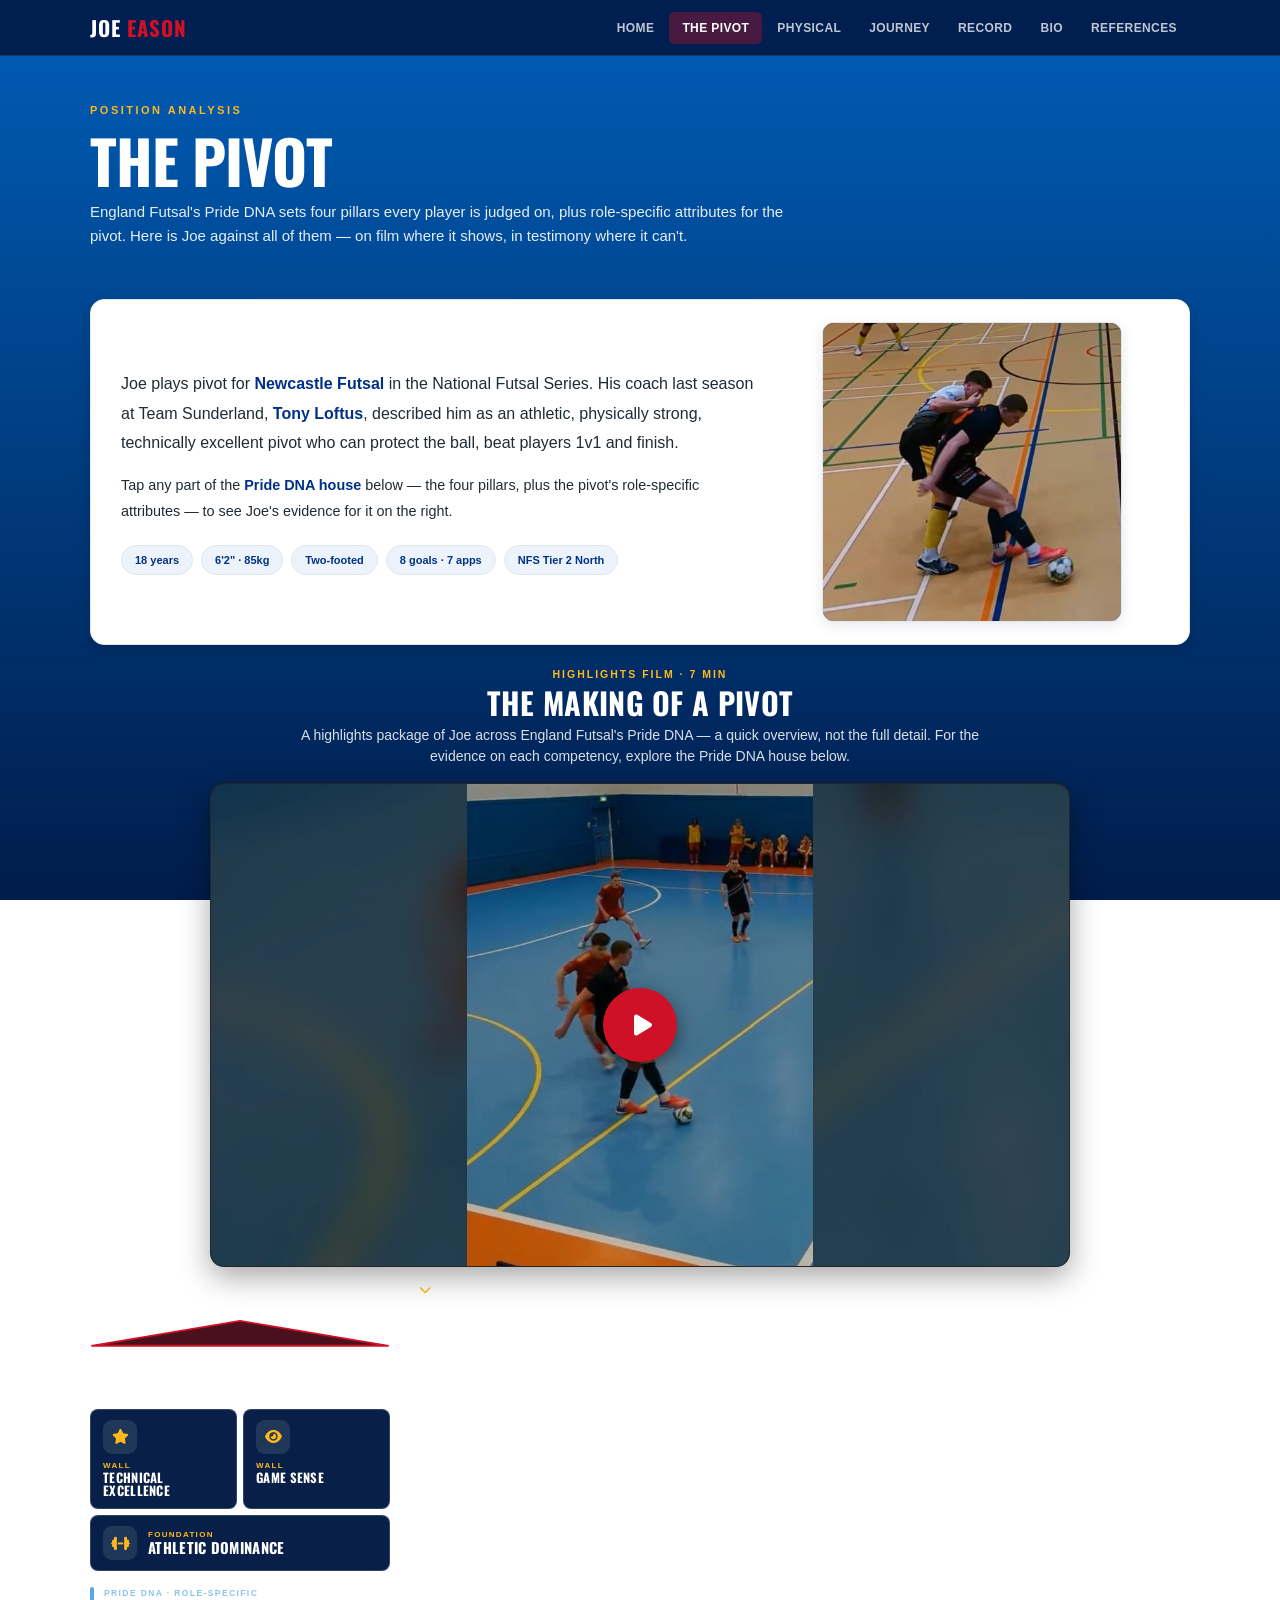
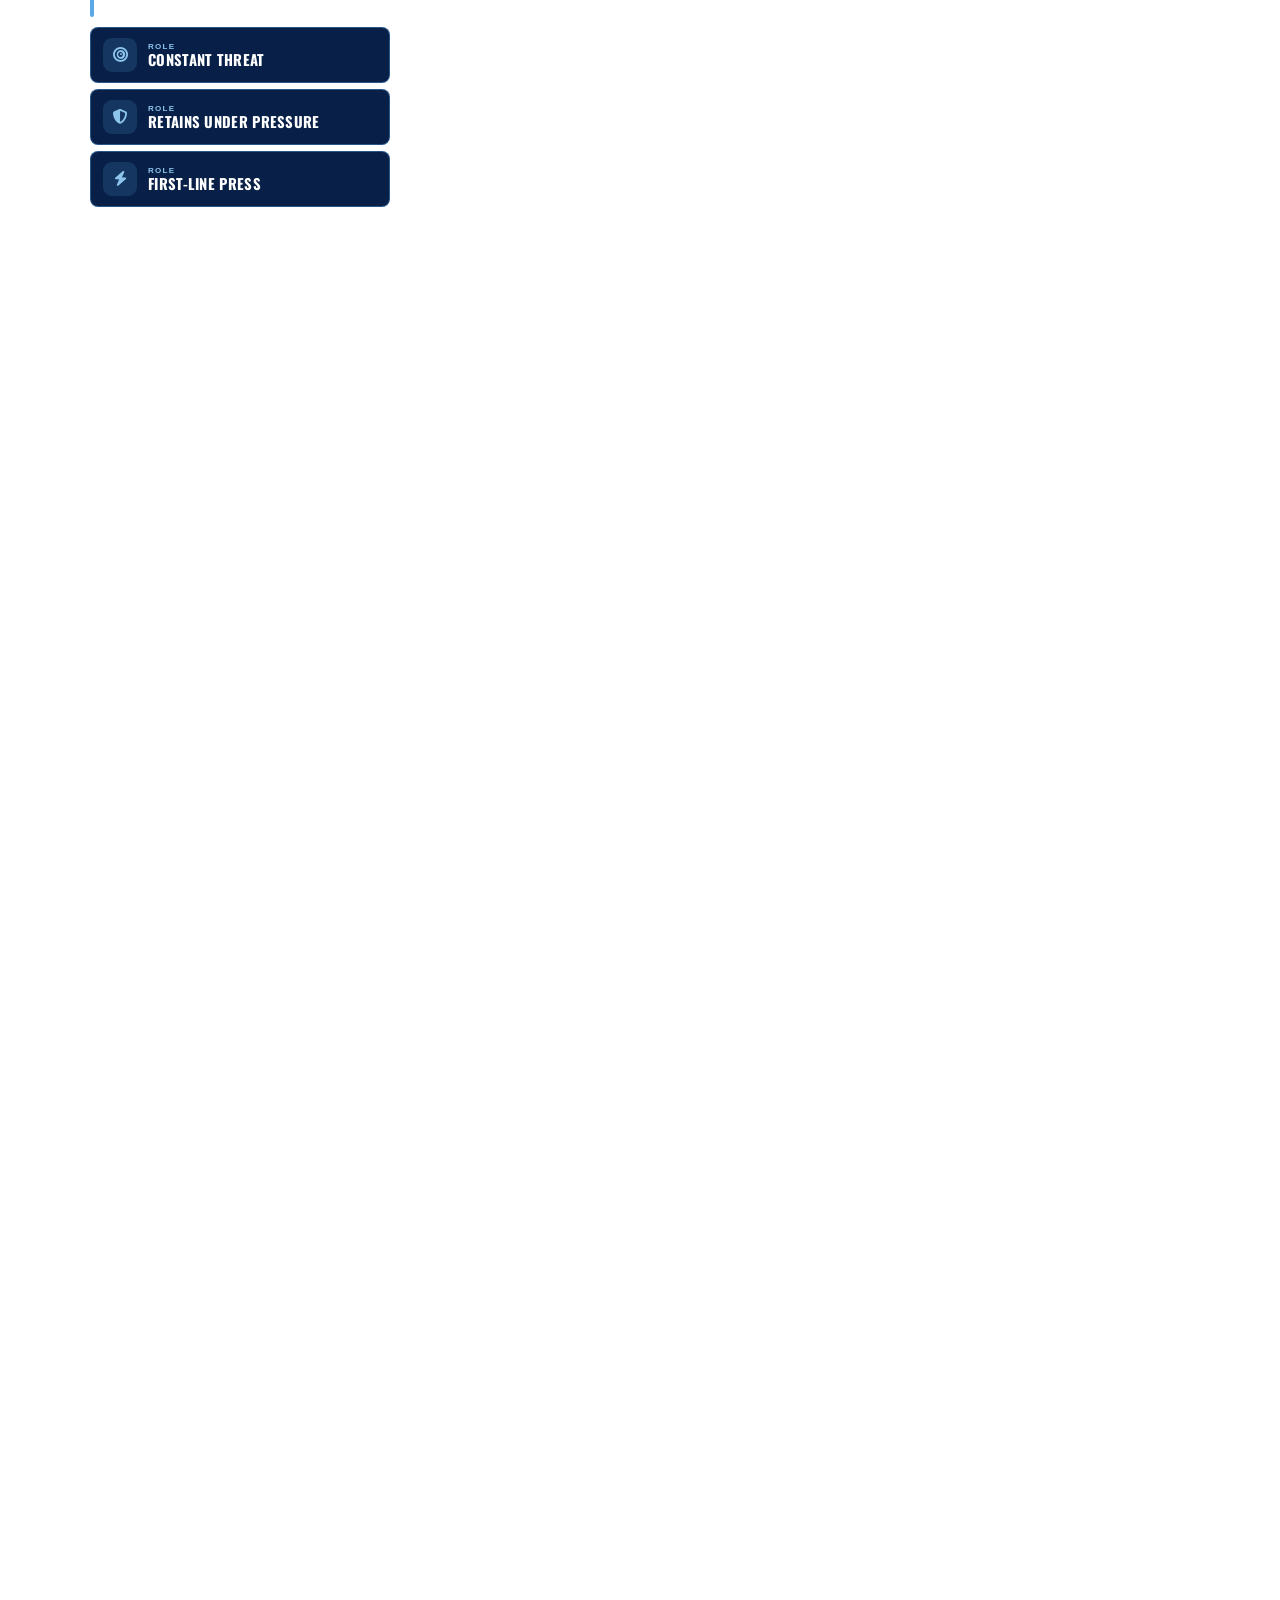
<file: pivot.html>
<!DOCTYPE html>
<html lang="en">
<head>
  <meta charset="UTF-8">
  <meta name="viewport" content="width=device-width, initial-scale=1.0">
  <meta name="referrer" content="strict-origin-when-cross-origin">
  <title>The Pivot — Joe Eason | Futsal Position Analysis</title>
  <link rel="preconnect" href="https://fonts.googleapis.com">
  <link rel="preconnect" href="https://fonts.gstatic.com" crossorigin>
  <link href="https://fonts.googleapis.com/css2?family=Oswald:wght@700&display=swap" rel="stylesheet">
  <link rel="stylesheet" href="https://cdnjs.cloudflare.com/ajax/libs/font-awesome/6.5.1/css/all.min.css">
  <link rel="stylesheet" href="styles.css">
  <style>
    .intro-split { background: var(--card); border: 1px solid var(--border-lt); border-radius: 14px; padding: 22px 30px; margin-top: 16px; box-shadow: 0 4px 14px rgba(0,0,0,0.15); display: grid; grid-template-columns: 1.7fr 1fr; gap: 28px; align-items: center; }
    .intro-text .lead { font-size: 1rem; color: var(--text); line-height: 1.85; }
    .intro-text .lead strong { color: var(--blue-deep); }
    .intro-text .lead + .lead { margin-top: 14px; }
    .intro-facts { display: flex; flex-wrap: wrap; gap: 8px; margin-top: 20px; }
    .intro-facts span { font-size: 11px; font-weight: 700; color: var(--blue-deep); background: rgba(0,94,184,0.07); border: 1px solid var(--border-lt); border-radius: 999px; padding: 6px 13px; }
    .intro-ef { display: flex; align-items: center; gap: 14px; margin-top: 20px; padding-top: 18px; border-top: 1px solid var(--border-lt); }
    .intro-ef img { width: 96px; height: auto; flex-shrink: 0; }
    .intro-ef span { font-size: 12px; color: var(--text-muted); font-weight: 600; line-height: 1.5; }
    .intro-photo { width: 100%; aspect-ratio: 1/1; max-width: 300px; margin: 0 auto; border-radius: 12px; overflow: hidden; background: linear-gradient(135deg, #0a1a2e, #1a2e4a); border: 1px solid var(--border-lt); box-shadow: 0 4px 14px rgba(0,32,64,0.10); display: flex; align-items: center; justify-content: center; }
    .intro-photo img { width: 100%; height: 100%; object-fit: cover; object-position: center 90%; }
    .intro-photo .ph { color: rgba(255,255,255,0.45); text-align: center; padding: 24px; }
    .intro-photo .ph i { font-size: 1.4rem; display: block; margin-bottom: 8px; opacity: 0.55; }
    .intro-photo .ph span { display: block; font-size: 10.5px; font-weight: 700; text-transform: uppercase; letter-spacing: 1.5px; }

    .watch { margin-top: 22px; scroll-margin-top: 70px; }
    .watch-head { text-align: center; max-width: 720px; margin: 0 auto 16px; }
    .watch-kicker { font-size: 10.5px; font-weight: 800; letter-spacing: 2px; text-transform: uppercase; color: var(--amber); }
    .watch-head h2 { font-family: var(--font-display); font-size: 1.9rem; font-weight: 700; color: #fff; text-transform: uppercase; letter-spacing: 0.3px; line-height: 1.05; margin-top: 4px; }
    .watch-head p { font-size: 14px; color: rgba(255,255,255,0.85); margin-top: 6px; }
    .watch-embed { position: relative; display: block; max-width: 860px; margin: 0 auto; aspect-ratio: 16/9; border-radius: 14px; overflow: hidden; background: #000; box-shadow: 0 10px 30px rgba(0,0,0,0.35); cursor: pointer; border: 1px solid rgba(255,255,255,0.15); }
    .watch-embed img { width: 100%; height: 100%; object-fit: cover; display: block; transition: transform 0.25s; }
    .watch-embed:hover img { transform: scale(1.03); }
    .watch-embed .watch-pl { position: absolute; inset: 0; display: flex; align-items: center; justify-content: center; background: rgba(0,0,0,0.18); transition: background 0.15s; }
    .watch-embed:hover .watch-pl { background: rgba(0,0,0,0.05); }
    .watch-embed .watch-pl i { width: 74px; height: 74px; border-radius: 50%; background: var(--red); color: #fff; display: flex; align-items: center; justify-content: center; font-size: 24px; padding-left: 5px; box-shadow: 0 6px 20px rgba(0,0,0,0.5); }
    .watch-embed iframe { position: absolute; inset: 0; width: 100%; height: 100%; border: 0; }
    .watch-more { text-align: center; margin-top: 14px; font-size: 12px; font-weight: 700; letter-spacing: 0.6px; text-transform: uppercase; color: rgba(255,255,255,0.82); }
    .watch-more i { color: var(--amber); margin-right: 7px; }
    .switch { margin-top: 20px; scroll-margin-top: 84px; }
    .tabs { display: grid; grid-template-columns: repeat(6, 1fr); gap: 8px; margin-bottom: 20px; }
    .tabs-3 { grid-template-columns: repeat(3, 1fr); margin-bottom: 24px; }
    .tab-group { background: rgba(255,255,255,0.06); border: 1px solid rgba(255,255,255,0.15); border-radius: 14px; padding: 20px 20px 4px; margin-bottom: 22px; }
    .tab-group-head { margin-bottom: 14px; }
    .tg-kicker { font-size: 10.5px; font-weight: 800; text-transform: uppercase; letter-spacing: 2px; color: var(--amber); }
    .tg-title { font-family: var(--font-display); font-size: 1.55rem; font-weight: 700; color: #fff; line-height: 1.05; margin-top: 3px; text-transform: uppercase; letter-spacing: 0.3px; }
    .tg-sub { font-size: 12px; color: rgba(255,255,255,0.78); margin-top: 3px; }
    .tab { position: relative; cursor: pointer; background: var(--card); border: 1.5px solid var(--border-lt); border-radius: 10px; overflow: hidden; text-align: left; padding: 0; font-family: inherit; transition: transform 0.15s, box-shadow 0.15s, border-color 0.15s; box-shadow: 0 1px 4px rgba(0,32,64,0.06); }
    .tab:hover { transform: translateY(-2px); box-shadow: 0 8px 18px rgba(0,32,64,0.14); border-color: var(--red); }
    .tab.active { border-color: var(--amber); box-shadow: 0 6px 16px rgba(206,17,38,0.18); }
    .tab.active::after { content: ''; position: absolute; bottom: -10px; left: 50%; transform: translateX(-50%); width: 0; height: 0; border-left: 9px solid transparent; border-right: 9px solid transparent; border-top: 10px solid var(--amber); }
    .tab-thumb { position: relative; aspect-ratio: 16/9; background: linear-gradient(135deg, #1a3866, #0d1f3a); overflow: hidden; }
    .tab-thumb img { position: absolute; inset: 0; width: 100%; height: 100%; object-fit: cover; display: block; }
    .tab-thumb .tp { position: absolute; inset: 0; display: flex; align-items: center; justify-content: center; z-index: 2; }
    .tab-thumb .tp i { width: 26px; height: 26px; border-radius: 50%; background: rgba(206,17,38,0.92); color: #fff; display: flex; align-items: center; justify-content: center; font-size: 8px; padding-left: 1px; box-shadow: 0 2px 6px rgba(0,0,0,0.45); }
    .tab-num { position: absolute; top: 4px; left: 7px; font-family: var(--font-display); font-size: 12px; font-weight: 700; color: #fff; text-shadow: 0 1px 2px rgba(0,0,0,0.75); z-index: 2; }
    .tab-title { padding: 6px 10px 8px; font-size: 10px; font-weight: 800; color: var(--text); line-height: 1.25; min-height: 36px; background: var(--card); text-transform: uppercase; letter-spacing: 0.3px; }
    .tab.active .tab-title { color: var(--red-deep); background: rgba(255,185,29,0.08); }

    /* Distinct Coach tab — amber-bordered, off to the side */
    .tab-extra-wrap { display: flex; justify-content: center; margin: -6px 0 24px; }
    .tab-coach { background: var(--card); border: 1.5px solid var(--amber); border-radius: 10px; padding: 12px 22px; display: inline-flex; align-items: center; gap: 12px; cursor: pointer; font-family: inherit; box-shadow: 0 2px 6px rgba(0,32,64,0.06); transition: background 0.15s, transform 0.15s, box-shadow 0.15s; }
    .tab-coach:hover { transform: translateY(-2px); box-shadow: 0 8px 18px rgba(0,32,64,0.14); }
    .tab-coach.active { background: var(--amber); box-shadow: 0 6px 16px rgba(255,185,29,0.35); position: relative; }
    .tab-coach.active::after { content: ''; position: absolute; bottom: -10px; left: 50%; transform: translateX(-50%); width: 0; height: 0; border-left: 9px solid transparent; border-right: 9px solid transparent; border-top: 10px solid var(--amber); }
    .tab-coach i { color: var(--amber-deep); font-size: 1.1rem; }
    .tab-coach.active i { color: var(--blue-deep); }
    .tab-coach .c-eyebrow { display: block; font-size: 9px; font-weight: 800; letter-spacing: 1.5px; text-transform: uppercase; color: var(--text-muted); margin-bottom: 2px; }
    .tab-coach.active .c-eyebrow { color: var(--blue-deep); }
    .tab-coach .c-title { display: block; font-family: var(--font-display); font-size: 1.05rem; font-weight: 700; color: var(--text); line-height: 1; }
    .tab-coach.active .c-title { color: var(--blue-deep); }
    .tab-coach .c-desc { display: block; font-size: 11px; font-weight: 600; color: var(--text-sec); line-height: 1.45; margin-top: 5px; max-width: 560px; text-transform: none; letter-spacing: 0; }
    .tab-coach.active .c-desc { color: var(--blue-deep); }
    /* Pride DNA top row: heading over video 1, Emotional Intelligence button stretched over videos 2–3 */
    .pp-top { display: grid; grid-template-columns: repeat(3, 1fr); gap: 8px; align-items: stretch; margin-bottom: 8px; }
    .pp-top .tab-group-head { grid-column: 1; margin-bottom: 0; align-self: center; }
    .pp-top .tab-coach { grid-column: 2 / 4; width: 100%; justify-content: flex-start; padding: 14px 22px; }

    .panels { position: relative; }
    .panel { display: none; background: var(--card); border: 1px solid var(--border-lt); border-radius: 14px; box-shadow: 0 4px 14px rgba(0,0,0,0.15); animation: fade 0.22s ease; scroll-margin-top: 84px; }
    .panel.active { display: block; }
    .panel.flash { animation: panelpulse 1.1s ease; }
    @keyframes fade { from { opacity: 0; transform: translateY(6px); } to { opacity: 1; transform: translateY(0); } }
    @keyframes panelpulse { 0% { box-shadow: 0 0 0 3px var(--amber), 0 8px 22px rgba(0,0,0,0.2); } 65% { box-shadow: 0 0 0 3px rgba(255,185,29,0.4), 0 8px 22px rgba(0,0,0,0.2); } 100% { box-shadow: 0 4px 14px rgba(0,0,0,0.15); } }

    .case { padding: 32px 36px 28px; scroll-margin-top: 70px; }
    .case-banner { display: flex; align-items: baseline; gap: 16px; padding-bottom: 16px; margin-bottom: 20px; border-bottom: 1px solid var(--border-lt); }
    .case-banner .num { font-family: var(--font-display); font-size: 2.2rem; font-weight: 700; color: var(--red); line-height: 1; opacity: 0.9; flex-shrink: 0; }
    .case-banner .heads { display: flex; flex-direction: column; gap: 2px; }
    .case-banner h3 { font-size: 1.35rem; font-weight: 800; color: var(--text); letter-spacing: -0.3px; line-height: 1.15; }
    .case-banner .role { font-size: 11px; font-weight: 700; color: var(--red); text-transform: uppercase; letter-spacing: 1.5px; }
    .case-lead { font-size: 1rem; color: var(--text); line-height: 1.7; max-width: 760px; margin-bottom: 22px; }
    .case-lead strong { color: var(--blue-deep); }

    .ef-quote { background: linear-gradient(135deg, rgba(206,17,38,0.06), rgba(206,17,38,0.02)); border-left: 4px solid var(--red); border-radius: 10px; padding: 18px 22px; margin-bottom: 22px; display: flex; align-items: center; gap: 18px; }
    .ef-quote .ef-logo { flex-shrink: 0; width: 88px; }
    .ef-quote .ef-logo img { width: 100%; height: auto; display: block; }
    .ef-quote .ef-body { min-width: 0; flex: 1; }
    .ef-quote .k { font-size: 9.5px; font-weight: 800; color: var(--red); text-transform: uppercase; letter-spacing: 1.5px; margin-bottom: 6px; }
    .ef-quote .t { font-size: 0.92rem; color: var(--text); line-height: 1.55; font-weight: 600; font-style: italic; }
    @media (max-width: 520px) { .ef-quote { flex-direction: column; align-items: flex-start; gap: 12px; } .ef-quote .ef-logo { width: 96px; } .ef-vid { width: 100%; max-width: 260px; } }

    .ef-vid { position: relative; display: block; flex-shrink: 0; width: 150px; aspect-ratio: 16/9; border-radius: 8px; overflow: hidden; background: #000; box-shadow: 0 3px 12px rgba(0,32,64,0.22); cursor: pointer; }
    .ef-vid img { width: 100%; height: 100%; object-fit: cover; display: block; transition: transform 0.2s; }
    .ef-vid .pl { position: absolute; inset: 0; display: flex; align-items: center; justify-content: center; background: rgba(0,0,0,0.12); transition: background 0.15s; }
    .ef-vid .pl i { width: 38px; height: 38px; border-radius: 50%; background: var(--red); color: #fff; display: flex; align-items: center; justify-content: center; font-size: 13px; padding-left: 2px; box-shadow: 0 3px 10px rgba(0,0,0,0.4); }
    .ef-vid:hover img { transform: scale(1.05); }
    .ef-vid:hover .pl { background: rgba(0,0,0,0.03); }

    .case-stats { display: grid; grid-template-columns: repeat(auto-fit, minmax(120px, 1fr)); gap: 8px; margin-bottom: 22px; }
    .case-stat { padding: 12px 12px; text-align: center; background: rgba(0,94,184,0.05); border: 1px solid var(--border-lt); border-radius: 8px; }
    .case-stat .v { font-family: var(--font-display); font-size: 1.3rem; font-weight: 700; color: var(--blue-deep); line-height: 1; }
    .case-stat .l { font-size: 9.5px; color: var(--text-muted); font-weight: 700; text-transform: uppercase; letter-spacing: 0.6px; margin-top: 4px; }
    .case-stat .b { display: inline-block; margin-top: 4px; padding: 2px 6px; border-radius: 6px; font-size: 8.5px; font-weight: 800; text-transform: uppercase; letter-spacing: 0.4px; background: rgba(0,103,71,0.10); color: var(--green); }
    .case-stat.feat { background: linear-gradient(135deg, var(--red), var(--red-deep)); border-color: var(--red); }
    .case-stat.feat .v, .case-stat.feat .l { color: #fff; }
    .case-stat.feat .l { color: rgba(255,255,255,0.85); }
    .case-stats.cs6 { grid-template-columns: repeat(6, 1fr); }
    /* Athletic Dominance: onward links to the full testing and the S&C reference */
    .ad-links { display: grid; grid-template-columns: 1fr 1fr; gap: 10px; margin: -8px 0 22px; }
    .ad-link { display: flex; align-items: center; gap: 12px; padding: 13px 16px; border: 1.5px solid var(--border-lt); border-radius: 10px; background: #fff; text-decoration: none; color: var(--text); transition: border-color .15s, transform .15s, box-shadow .15s; }
    .ad-link:hover { border-color: var(--red); transform: translateY(-2px); box-shadow: 0 8px 18px rgba(0,32,64,.10); }
    .ad-link > i:first-child { font-size: 1.15rem; color: var(--red); flex-shrink: 0; width: 22px; text-align: center; }
    .ad-link span { font-size: .8rem; color: var(--text-sec); line-height: 1.4; flex: 1; min-width: 0; }
    .ad-link span strong { display: block; font-size: .88rem; color: var(--blue-deep); font-weight: 800; margin-bottom: 1px; }
    .ad-link .ar { font-size: .8rem; color: var(--text-muted); }
    @media (max-width: 700px) { .ad-links { grid-template-columns: 1fr; } }
    @media (max-width: 720px){ .case-stats.cs6 { grid-template-columns: repeat(3, 1fr); } }
    @media (max-width: 430px){ .case-stats.cs6 { grid-template-columns: repeat(2, 1fr); } }
    .case-stat.cs-speed { background: rgba(0,94,184,0.06); border: 1px solid var(--border-lt); border-top: 3px solid var(--blue); }
    .case-stat.cs-jump  { background: rgba(255,185,29,0.13); border: 1px solid var(--border-lt); border-top: 3px solid var(--amber); }
    .case-stat.cs-phys  { background: rgba(206,17,38,0.06); border: 1px solid var(--border-lt); border-top: 3px solid var(--red); }
    .case-stat.cs-speed .v { color: var(--blue-deep); }
    .case-stat.cs-jump .v  { color: #8a6412; }
    .case-stat.cs-phys .v  { color: var(--red); }

    .case-quotes { display: grid; gap: 10px; margin-bottom: 22px; }
    .case-quote { display: flex; gap: 14px; align-items: flex-start; padding: 16px 18px; border-radius: 8px; background: #fafbfc; border: 1px solid var(--border-lt); border-left: 3px solid var(--blue); }
    .case-quote .cq-logo { flex-shrink: 0; width: 44px; height: 44px; display: flex; align-items: center; justify-content: center; }
    .case-quote .cq-logo img { max-width: 100%; max-height: 44px; width: auto; height: auto; object-fit: contain; }
    .case-quote .cq-logo img.round { border-radius: 8px; }
    .case-quote .cq-logo .scout-badge { width: 40px; height: 40px; border-radius: 50%; background: rgba(0,94,184,0.10); display: flex; align-items: center; justify-content: center; }
    .case-quote .cq-logo .scout-badge i { color: var(--blue); font-size: 15px; }
    .case-quote .cq-body { min-width: 0; }
    .case-quote .k { display: inline-block; margin-bottom: 8px; padding: 2px 7px; border-radius: 6px; font-size: 9px; font-weight: 800; text-transform: uppercase; letter-spacing: 0.6px; background: rgba(0,94,184,0.10); color: var(--blue); }
    .case-quote .q { font-size: 0.86rem; color: var(--text-sec); line-height: 1.65; font-style: italic; margin-bottom: 6px; }
    .case-quote .a { font-size: 0.78rem; font-weight: 800; color: var(--text); line-height: 1.3; }
    .cq-ref { display: inline-flex; align-items: center; gap: 5px; margin-top: 7px; font-size: 0.7rem; font-weight: 800; color: var(--blue); text-transform: uppercase; letter-spacing: 0.5px; text-decoration: none; }
    .cq-ref i { font-size: 0.72rem; }
    .cq-ref:hover { text-decoration: underline; }
    .case-analysis { max-width: 760px; }
    .case-analysis p { font-size: 0.9rem; color: var(--text-sec); line-height: 1.75; margin-bottom: 12px; }

    /* COACH panel — Psychological Robustness, amber-accented, quote-driven */
    .panel.coach { border-left: 4px solid var(--amber); }
    .coach-lead { max-width: 760px; margin: 0 0 22px; font-size: 1rem; color: var(--text); line-height: 1.75; }
    .coach-lead strong { color: var(--amber-deep); }
    .coach-grid { display: grid; grid-template-columns: repeat(auto-fit, minmax(280px, 1fr)); grid-auto-rows: 1fr; gap: 12px; }
    .coach-card { display: flex; flex-direction: column; padding: 18px 20px; background: #fafbfc; border: 1px solid var(--border-lt); border-left: 3px solid var(--amber); border-radius: 8px; }
    .coach-card .k { display: inline-block; align-self: flex-start; margin-bottom: 8px; padding: 2px 7px; border-radius: 6px; font-size: 9px; font-weight: 800; text-transform: uppercase; letter-spacing: 0.6px; background: rgba(255,185,29,0.15); color: var(--amber-deep); }
    .coach-card .q { font-size: 0.87rem; color: var(--text-sec); line-height: 1.7; font-style: italic; margin-bottom: 14px; }
    .coach-card .foot { margin-top: auto; display: flex; align-items: flex-start; gap: 12px; padding-top: 12px; border-top: 1px solid var(--border-lt); }
    .coach-card .foot .badge { width: 42px; height: 42px; flex-shrink: 0; display: flex; align-items: center; justify-content: center; }
    .coach-card .foot .badge img { max-width: 100%; max-height: 42px; width: auto; height: auto; object-fit: contain; }
    .coach-card .foot .badge img.round { border-radius: 8px; }
    .coach-card .who { min-width: 0; min-height: 4.2rem; }
    .coach-card .a { font-size: 0.78rem; font-weight: 800; color: var(--text); line-height: 1.3; }
    .coach-card .src { font-size: 0.72rem; color: var(--text-muted); font-weight: 600; margin-top: 2px; line-height: 1.35; height: 2.7em; overflow: hidden; }
    .coach-card .cc-ref { display: inline-flex; align-items: center; gap: 5px; margin-top: 4px; font-size: 0.68rem; font-weight: 800; color: var(--blue); text-transform: uppercase; letter-spacing: 0.5px; text-decoration: none; }
    .coach-card .cc-ref i { font-size: 0.7rem; }
    .coach-card .cc-ref:hover { text-decoration: underline; }

    @media (max-width: 900px) {
      .intro-split { grid-template-columns: 1fr; gap: 24px; }
      .intro-photo { max-width: 320px; margin: 0 auto; }
      .tabs { grid-template-columns: repeat(3, 1fr); }
      .pp-top { grid-template-columns: 1fr; }
      .pp-top .tab-coach { grid-column: 1; }
    }
    @media (max-width: 520px) {
      .tabs { grid-template-columns: repeat(2, 1fr); }
      .case { padding: 24px 22px 20px; }
    }
    /* DNA framework key + colour-coded groups (echoes the homepage house) */
    .dna-frame-key { background: rgba(255,255,255,0.06); border: 1px solid rgba(255,255,255,0.15); border-radius: 14px; padding: 16px 20px; margin-bottom: 20px; }
    .dna-frame-key .dfk-lead { font-size: 12px; font-weight: 800; letter-spacing: 1.2px; text-transform: uppercase; color: rgba(255,255,255,0.9); margin-bottom: 13px; }
    .dna-frame-key .dfk-lead i { color: var(--amber); margin-right: 7px; }
    .dna-frame-key .dfk-lead strong { color: var(--amber); }
    .dfk-parts { display: flex; align-items: stretch; gap: 12px; flex-wrap: wrap; }
    .dfk-part { flex: 1; min-width: 240px; display: flex; flex-direction: column; gap: 5px; padding: 13px 16px; border-radius: 10px; font-family: var(--font-display); font-size: 1.08rem; font-weight: 700; text-transform: uppercase; letter-spacing: 0.4px; color: #fff; }
    .dfk-part small { font-family: var(--font-display); font-weight: 600; font-size: 10.5px; letter-spacing: 0.2px; text-transform: none; color: rgba(255,255,255,0.82); }
    .dfk-part.role { background: rgba(90,169,230,0.15); border-left: 4px solid #5aa9e6; }
    .dfk-part.pillars { background: rgba(255,185,29,0.14); border-left: 4px solid var(--amber); }
    .dfk-plus { align-self: center; font-family: var(--font-display); font-size: 1.5rem; color: rgba(255,255,255,0.5); font-weight: 700; }
    .tab-group.grp-role { border-top: 3px solid #5aa9e6; }
    .tab-group.grp-pillars { border-top: 3px solid var(--amber); }
    @media (max-width: 620px) { .dfk-part { min-width: 0; } .dfk-plus { display: none; } }
    .coach-sub { font-size: 11px; font-weight: 800; text-transform: uppercase; letter-spacing: 1.4px; color: var(--amber-deep); margin: 26px 0 12px; }
    .coach-ev { display: grid; grid-template-columns: 1fr 1fr; gap: 12px; }
    .coach-ev .ce-block { background: #fafbfc; border: 1px solid var(--border-lt); border-left: 3px solid var(--amber); border-radius: 8px; padding: 16px 18px; }
    .coach-ev .ce-block.wide { grid-column: 1 / -1; }
    .coach-ev .ce-block .h { display: flex; align-items: center; gap: 9px; font-family: var(--font-display); font-size: 1rem; font-weight: 700; color: var(--text); text-transform: uppercase; letter-spacing: 0.3px; margin-bottom: 7px; }
    .coach-ev .ce-block .h i { color: var(--amber-deep); font-size: 0.95rem; width: 22px; text-align: center; }
    .coach-ev .ce-block p { font-size: 0.86rem; color: var(--text-sec); line-height: 1.6; margin: 0; }
    .coach-ev .ce-block p strong { color: var(--blue-deep); }
    @media (max-width: 640px) { .coach-ev { grid-template-columns: 1fr; } }
    @media (max-width: 480px) {
      .case { padding: 20px 15px 18px; }
      .case-banner { gap: 10px; }
      .case-banner .num { font-size: 1.6rem; }
      .case-banner h3 { font-size: 1.1rem; }
      .case-lead, .coach-lead { font-size: 0.94rem; }
      .tab-group { padding: 14px 13px 4px; }
      .tg-title { font-size: 1.3rem; }
      .intro-split { padding: 26px 20px; }
    }
    /* Pivot master-detail: clickable house selector + swapping detail */
    .pv-layout { display: grid; grid-template-columns: 300px 1fr; gap: 22px; align-items: start; }
    .pv-selector { position: sticky; top: 70px; }
    .pv-gable { display: block; width: 100%; height: 28px; }
    .pv-gable svg { display: block; width: 100%; height: 100%; }
    .pv-cell { position: relative; display: flex; align-items: center; gap: 11px; width: 100%; text-align: left; font-family: inherit; cursor: pointer; background: #082047; border: 1.5px solid rgba(255,255,255,0.16); border-radius: 8px; padding: 10px 12px; color: #fff; transition: border-color .15s ease, background .15s ease, transform .15s ease; }
    .pv-cell:hover { border-color: #fff; transform: translateY(-1px); }
    .pv-cell.active { border-color: var(--amber); background: #0c2c5e; box-shadow: 0 0 0 1px var(--amber) inset; }
    .pv-cell .ic { width: 34px; height: 34px; border-radius: 9px; background: rgba(255,255,255,0.10); display: flex; align-items: center; justify-content: center; font-size: 15px; color: var(--amber); flex-shrink: 0; }
    .pv-cell .tx { display: flex; flex-direction: column; min-width: 0; }
    .pv-cell .role { font-size: 8px; font-weight: 800; letter-spacing: 1.3px; text-transform: uppercase; color: var(--amber); }
    .pv-cell .name { font-family: var(--font-display); font-size: 0.92rem; font-weight: 700; text-transform: uppercase; letter-spacing: 0.3px; line-height: 1.08; color: #fff; margin-top: 1px; }
    .pv-roof { background: linear-gradient(90deg, #3d0f19, #591320); }
    .pv-roof .ic { background: rgba(255,185,29,0.18); }
    .pv-walls { display: grid; grid-template-columns: 1fr 1fr; gap: 6px; margin: 6px 0; }
    .pv-walls .pv-cell { flex-direction: column; align-items: flex-start; gap: 7px; }
    .pv-walls .pv-cell .name { font-size: 0.8rem; }
    .pv-roles { margin-top: 16px; }
    .pv-roles-h { display: flex; align-items: center; gap: 10px; margin-bottom: 9px; }
    .pv-roles-h .bar { width: 4px; height: 30px; background: #5aa9e6; border-radius: 2px; flex-shrink: 0; }
    .pv-roles-h .k { display: block; font-size: 8.5px; font-weight: 800; letter-spacing: 1.4px; text-transform: uppercase; color: #8cc4ec; }
    .pv-roles-h .t { display: block; font-family: var(--font-display); font-size: 1.05rem; font-weight: 700; color: #fff; text-transform: uppercase; line-height: 1.05; }
    .pv-roles .pv-cell { border-color: rgba(90,169,230,0.4); margin-bottom: 6px; }
    .pv-roles .pv-cell .ic { background: rgba(90,169,230,0.16); color: #8cc4ec; }
    .pv-roles .pv-cell .role { color: #8cc4ec; }
    .pv-roles .pv-cell.active { border-color: var(--amber); background: #0c2c5e; }
    .pv-detail { min-width: 0; }
    @media (max-width: 900px) {
      .pv-layout { grid-template-columns: 1fr; gap: 16px; }
      .pv-selector { position: static; }
    }
  </style>
</head>
<body>

<nav class="nav">
  <div class="wrap">
    <a href="index.html" class="nav-brand">Joe <em>Eason</em></a>
    <button class="nav-ham" id="navHam"><i class="fas fa-bars"></i></button>
    <ul class="nav-links" id="navLinks">
      <li><a href="index.html">Home</a></li>
      <li><a href="pivot.html" class="on">The Pivot</a></li>
      <li><a href="physical.html">Physical</a></li>
      <li><a href="journey.html">Journey</a></li>
      <li><a href="record.html">Record</a></li>
      <li><a href="bio.html">Bio</a></li>      <li><a href="references.html">References</a></li>
    </ul>
  </div>
</nav>

<div class="pg-header">
  <div class="wrap">
    <div class="pg-label">Position Analysis</div>
    <h1>The Pivot</h1>
    <p>England Futsal's Pride DNA sets four pillars every player is judged on, plus role-specific attributes for the pivot. Here is Joe against all of them — on film where it shows, in testimony where it can't.</p>
  </div>
</div>

<div class="wrap" style="padding-bottom: 60px;">

  <div class="intro-split fi">
    <div class="intro-text">
      <p class="lead">Joe plays pivot for <strong>Newcastle Futsal</strong> in the National Futsal Series. His coach last season at Team Sunderland, <strong>Tony Loftus</strong>, described him as an athletic, physically strong, technically excellent pivot who can protect the ball, beat players 1v1 and finish.</p>
      <p class="lead" style="font-size:0.9rem;">Tap any part of the <strong>Pride DNA house</strong> below — the four pillars, plus the pivot's role-specific attributes — to see Joe's evidence for it on the right.</p>
      <div class="intro-facts">
        <span>18 years</span>
        <span>6'2" · 85kg</span>
        <span>Two-footed</span>
        <span>8 goals · 7 apps</span>
        <span>NFS Tier 2 North</span>
      </div>
    </div>
    <div class="intro-photo">
      <img src="img/pivot-intro.jpg" alt="Joe Eason shielding the ball" onerror="this.style.display='none'; this.nextElementSibling.style.display='flex';">
      <div class="ph" style="display:none; flex-direction: column; align-items: center; justify-content: center; width: 100%; height: 100%;">
        <i class="fas fa-camera"></i><span>Hero Photo</span>
      </div>
    </div>
  </div>

  <section class="watch fi" id="watch">
    <div class="watch-head">
      <div class="watch-kicker">Highlights film · 7 min</div>
      <h2>The Making of a Pivot</h2>
      <p>A highlights package of Joe across England Futsal's Pride DNA — a quick overview, not the full detail. For the evidence on each competency, explore the Pride DNA house below.</p>
    </div>
    <a class="watch-embed" id="watchEmbed" role="button" tabindex="0" aria-label="Play the highlights film">
      <img src="img/poster-making-of-a-pivot.jpg" alt="The Making of a Pivot — highlights film">
      <span class="watch-pl"><i class="fas fa-play"></i></span>
    </a>
    <div class="watch-more"><i class="fas fa-chevron-down"></i> Explore each competency in the Pride DNA house below</div>
  </section>

  <div class="switch fi" id="analysis">
    <div class="pv-layout">
      <div class="pv-selector">
        <div class="pv-house">
          <div class="pv-gable" aria-hidden="true"><svg viewBox="0 0 640 46" preserveAspectRatio="none"><polygon points="320,3 637,44 3,44" fill="#4a111c" stroke="#CE1126" stroke-width="3"/></svg></div>
          <button class="pv-cell pv-roof active" data-target="coach" type="button"><span class="ic"><i class="fas fa-brain"></i></span><span class="tx"><span class="role">Roof · Emotional Intelligence</span><span class="name">The Part You Can't Coach</span></span></button>
          <div class="pv-walls">
            <button class="pv-cell" data-target="6" type="button"><span class="ic"><i class="fas fa-star"></i></span><span class="tx"><span class="role">Wall</span><span class="name">Technical Excellence</span></span></button>
            <button class="pv-cell" data-target="5" type="button"><span class="ic"><i class="fas fa-eye"></i></span><span class="tx"><span class="role">Wall</span><span class="name">Game Sense</span></span></button>
          </div>
          <button class="pv-cell pv-found" data-target="1" type="button"><span class="ic"><i class="fas fa-dumbbell"></i></span><span class="tx"><span class="role">Foundation</span><span class="name">Athletic Dominance</span></span></button>
        </div>
        <div class="pv-roles">
          <div class="pv-roles-h"><span class="bar"></span><span><span class="k">Pride DNA · Role-Specific</span><span class="t">The Pivot</span></span></div>
          <button class="pv-cell prole" data-target="2" type="button"><span class="ic"><i class="fas fa-bullseye"></i></span><span class="tx"><span class="role">Role</span><span class="name">Constant Threat</span></span></button>
          <button class="pv-cell prole" data-target="3" type="button"><span class="ic"><i class="fas fa-shield-halved"></i></span><span class="tx"><span class="role">Role</span><span class="name">Retains Under Pressure</span></span></button>
          <button class="pv-cell prole" data-target="4" type="button"><span class="ic"><i class="fas fa-bolt"></i></span><span class="tx"><span class="role">Role</span><span class="name">First-Line Press</span></span></button>
        </div>
      </div>
      <div class="pv-detail">
      <div class="panels">

      <div class="panel" data-panel="1" id="p1">
        <div class="case">
          <div class="case-banner"><div class="heads"><span class="role">Pride DNA · Athletic Dominance</span><h3>Athletic dominance across all areas of the court</h3></div></div>
          <p class="case-lead">The pivot has to <strong>own the physical exchange</strong> — absorb contact, stay up, set the ball. On a 40m court, there's nowhere to hide from it.</p>
          <div class="ef-quote"><div class="ef-logo"><img src="img/ENG_FUTSAL_HORIZONTAL_RED-e1668661165486-768x362.webp" alt="England Futsal"></div><div class="ef-body"><div class="k">England Futsal · Pride DNA</div><div class="t">"Efficient and effective mover."</div></div><a class="ef-vid" data-dna="athletic-dominance" role="button" tabindex="0" aria-label="Watch Athletic Dominance highlights"><img src="img/tile-athletic-dominance.jpg" style="object-position:50% 15%" alt="Athletic Dominance highlights" loading="lazy"><span class="pl"><i class="fas fa-play"></i></span></a></div>
          <div class="case-stats cs6">
            <div class="case-stat cs-speed"><div class="v">0.91s</div><div class="l">5m Sprint</div><span class="b">Elite</span></div>
            <div class="case-stat cs-speed"><div class="v">34 km/h</div><div class="l">Top Speed</div><span class="b">Elite</span></div>
            <div class="case-stat cs-jump"><div class="v">305cm</div><div class="l">Broad Jump</div><span class="b">Elite</span></div>
            <div class="case-stat cs-jump"><div class="v">60.1cm</div><div class="l">CMJ</div><span class="b">Elite</span></div>
            <div class="case-stat cs-phys"><div class="v">85kg</div><div class="l">Frame</div></div>
            <div class="case-stat cs-phys"><div class="v">3.7&times;BW</div><div class="l">Mid-Thigh Pull</div></div>
          </div>
          <div class="ad-links">
            <a class="ad-link" href="physical.html#tests"><i class="fas fa-chart-column"></i><span><strong>The Physical Base</strong>Test results, what the numbers mean &amp; the tests on film</span><i class="fas fa-arrow-right ar"></i></a>
            <a class="ad-link" href="docs/reference-moore.pdf" target="_blank" rel="noopener"><i class="fas fa-file-pdf"></i><span><strong>PROformance reference</strong>Lee Moore MSc ASCC &middot; 9 years coaching Joe</span><i class="fas fa-arrow-right ar"></i></a>
          </div>
          <div class="case-quotes">
            <div class="case-quote">
              <div class="cq-logo"><img src="img/UOS.jpg" class="round" alt="Team Sunderland"></div>
              <div class="cq-body"><span class="k">Coach · Team Sunderland IPDP</span><p class="q">"Strong physical presence and ball protection."</p><p class="a">Tony Loftus · Team Sunderland Head Coach</p></div>
            </div>
            <div class="case-quote">
              <div class="cq-logo"><img src="img/logo-df-coaching.svg" alt="DF Coaching"></div>
              <div class="cq-body"><span class="k">Coach · DF Coaching</span><p class="q">"Physically he is, for want of a better term, 'a machine' — with strength, pace, power and stamina to boot."</p><p class="a">Danny Fowler · UEFA A, Middlesbrough Academy</p><a class="cq-ref" href="docs/reference-fowler.pdf" target="_blank" rel="noopener"><i class="fas fa-file-pdf"></i>View reference</a></div>
            </div>
            <div class="case-quote">
              <div class="cq-logo"><img src="img/logo-bss.png" alt="Brazilian Soccer Schools"></div>
              <div class="cq-body"><span class="k">Reference · 11 years</span><p class="q">"He has developed into an extremely quick, strong and physical athlete… he can dominate physically due to his height, pace and strength."</p><p class="a">Mark Hodgson · Brazilian Soccer Schools</p><a class="cq-ref" href="docs/reference-hodgson.pdf" target="_blank" rel="noopener"><i class="fas fa-file-pdf"></i>View reference</a></div>
            </div>
          </div>          <div class="case-analysis"><p>Verified elite jump and lateral-power numbers underneath a 6'2", 85kg frame.</p></div>
        </div>
      </div>

      <div class="panel" data-panel="2" id="p2">
        <div class="case">
          <div class="case-banner"><div class="heads"><span class="role">Pride DNA · Pivot Role-Specific</span><h3>A constant threat receiving, turning and shooting in the final third</h3></div></div>
          <p class="case-lead">The pivot's core job on the ball. <strong>Receive, turn, shoot</strong> — a permanent threat every time possession arrives in the attacking third.</p>
          <div class="ef-quote"><div class="ef-logo"><img src="img/ENG_FUTSAL_HORIZONTAL_RED-e1668661165486-768x362.webp" alt="England Futsal"></div><div class="ef-body"><div class="k">England Futsal · Pride DNA</div><div class="t">"Possess a constant threat through receiving, turning and shooting in the final third."</div></div><a class="ef-vid" data-dna="constant-threat" role="button" tabindex="0" aria-label="Watch Constant Threat highlights"><img src="img/tile-constant-threat.jpg" style="object-position:50% 15%" alt="Constant Threat highlights" loading="lazy"><span class="pl"><i class="fas fa-play"></i></span></a></div>
          <div class="case-stats">
            <div class="case-stat feat"><div class="v">8</div><div class="l">NFS Goals · 2025/26</div></div>
            <div class="case-stat"><div class="v">7</div><div class="l">Appearances</div></div>
            <div class="case-stat"><div class="v">Two-footed</div><div class="l">Either side</div></div>
          </div>
          <div class="case-quotes">
            <div class="case-quote">
              <div class="cq-logo"><img src="img/UOS.jpg" class="round" alt="Team Sunderland"></div>
              <div class="cq-body"><span class="k">Coach · Team Sunderland IPDP</span><p class="q">"Positive 1v1 dribbling and finishing ability."</p><p class="a">Tony Loftus · Team Sunderland Head Coach</p></div>
            </div>
            <div class="case-quote">
              <div class="cq-logo"><img src="img/logo-bss.png" alt="Brazilian Soccer Schools"></div>
              <div class="cq-body"><span class="k">Reference · 11 years</span><p class="q">"Able to turn away from defenders, protecting the ball with great ease, as well as drive forwards into space with the ability to beat defenders in 1v1 situations."</p><p class="a">Mark Hodgson · Brazilian Soccer Schools</p><a class="cq-ref" href="docs/reference-hodgson.pdf" target="_blank" rel="noopener"><i class="fas fa-file-pdf"></i>View reference</a></div>
            </div>
            <div class="case-quote">
              <div class="cq-logo"><img src="img/badge-national-league.png" alt="The National League"></div>
              <div class="cq-body"><span class="k">Scout report</span><p class="q">"He is a threat with the ball, can pick a hard pass, play through the lines, and judges his attacking runs well."</p><p class="a">David Banjura · Former National League Chief Scout</p></div>
            </div>
          </div>          <div class="case-analysis"><p>Eight goals from seven appearances in his first NFS season. Verified on The FA's NFS platform.</p></div>
        </div>
      </div>

      <div class="panel" data-panel="3" id="p3">
        <div class="case">
          <div class="case-banner"><div class="heads"><span class="role">Pride DNA · Pivot Role-Specific</span><h3>Effectively retains possession under pressure</h3></div></div>
          <p class="case-lead">The pivot is the team's <strong>focal point</strong>. Retaining under pressure isn't just holding — it's absorbing contact, staying up, and setting the ball back cleanly so the team plays through you rather than around you.</p>
          <div class="ef-quote"><div class="ef-logo"><img src="img/ENG_FUTSAL_HORIZONTAL_RED-e1668661165486-768x362.webp" alt="England Futsal"></div><div class="ef-body"><div class="k">England Futsal · Pride DNA</div><div class="t">"Effectively retains possession under pressure."</div></div><a class="ef-vid" data-dna="retains-under-pressure" role="button" tabindex="0" aria-label="Watch Retains Under Pressure highlights"><img src="img/tile-retains-under-pressure.jpg" style="object-position:50% 70%" alt="Retains Under Pressure highlights" loading="lazy"><span class="pl"><i class="fas fa-play"></i></span></a></div>
          <div class="case-quotes">
            <div class="case-quote">
              <div class="cq-logo"><img src="img/UOS.jpg" class="round" alt="Team Sunderland"></div>
              <div class="cq-body"><span class="k">Coach · Team Sunderland IPDP</span><p class="q">"Athletic, physically strong, technically excellent pivot who can protect the ball, beat players 1v1 and finish."</p><p class="a">Tony Loftus · Team Sunderland Head Coach</p></div>
            </div>
            <div class="case-quote">
              <div class="cq-logo"><img src="img/logo-bss.png" alt="Brazilian Soccer Schools"></div>
              <div class="cq-body"><span class="k">Reference · 11 years</span><p class="q">"He is very rarely flustered when under pressure and is able to turn away from defenders, protecting the ball, with great ease."</p><p class="a">Mark Hodgson · Brazilian Soccer Schools</p><a class="cq-ref" href="docs/reference-hodgson.pdf" target="_blank" rel="noopener"><i class="fas fa-file-pdf"></i>View reference</a></div>
            </div>
            <div class="case-quote">
              <div class="cq-logo"><img src="img/sheffield-united-logo-footylogos.png" alt="Sheffield United FC"></div>
              <div class="cq-body"><span class="k">Scout report</span><p class="q">"Confident to receive under pressure. Showed a high level of responsibility."</p><p class="a">Richard Eyley · Scout, Sheffield United FC</p></div>
            </div>
          </div>          <div class="case-analysis"><p>Retention under pressure is the explicit focus of Joe's current IPDP — coach priorities include "make hold-up play more consistent under pressure" and "recognise earlier whether to hold, set, turn or finish".</p></div>
        </div>
      </div>

      <div class="panel" data-panel="4" id="p4">
        <div class="case">
          <div class="case-banner"><div class="heads"><span class="role">Pride DNA · Pivot Role-Specific</span><h3>Demonstrates athleticism and an understanding to press effectively at the first line</h3></div></div>
          <p class="case-lead">The pivot is the team's <strong>furthest-forward defender</strong>. Press intensity plus positional understanding — knowing which passing line to close and when.</p>
          <div class="ef-quote"><div class="ef-logo"><img src="img/ENG_FUTSAL_HORIZONTAL_RED-e1668661165486-768x362.webp" alt="England Futsal"></div><div class="ef-body"><div class="k">England Futsal · Pride DNA</div><div class="t">"Demonstrates athleticism and an understanding to press effectively at the first line."</div></div><a class="ef-vid" data-dna="first-line-press" role="button" tabindex="0" aria-label="Watch First-Line Press highlights"><img src="img/tile-first-line-press.jpg" style="object-position:50% 30%" alt="First-Line Press highlights" loading="lazy"><span class="pl"><i class="fas fa-play"></i></span></a></div>
          <div class="case-stats cs6">
            <div class="case-stat cs-speed"><div class="v">0.91s</div><div class="l">5m Sprint</div><span class="b">Elite</span></div>
            <div class="case-stat cs-speed"><div class="v">34 km/h</div><div class="l">Top Speed</div><span class="b">Elite</span></div>
            <div class="case-stat cs-jump"><div class="v">305cm</div><div class="l">Broad Jump</div><span class="b">Elite</span></div>
            <div class="case-stat cs-jump"><div class="v">60.1cm</div><div class="l">CMJ</div><span class="b">Elite</span></div>
            <div class="case-stat cs-phys"><div class="v">85kg</div><div class="l">Frame</div></div>
            <div class="case-stat cs-phys"><div class="v">3.7&times;BW</div><div class="l">Mid-Thigh Pull</div></div>
          </div>
          <div class="case-quotes">
            <div class="case-quote">
              <div class="cq-logo"><img src="img/UOS.jpg" class="round" alt="Team Sunderland"></div>
              <div class="cq-body"><span class="k">Coach · Team Sunderland IPDP</span><p class="q">"High work rate and energy."</p><p class="a">Tony Loftus · Team Sunderland Head Coach</p></div>
            </div>
            <div class="case-quote">
              <div class="cq-logo"><img src="img/logo-redhouse.png" alt="Red House School"></div>
              <div class="cq-body"><span class="k">Reference · School sport</span><p class="q">"In defence, he defends at a high intensity, not allowing his man any time on the ball, and is rarely caught out of position in turnovers."</p><p class="a">Tom Thorogood · Red House School</p><a class="cq-ref" href="docs/reference-thorogood.pdf" target="_blank" rel="noopener"><i class="fas fa-file-pdf"></i>View reference</a></div>
            </div>
            <div class="case-quote">
              <div class="cq-logo"><img src="img/logo-proformance.jpg" class="round" alt="PROformance"></div>
              <div class="cq-body"><span class="k">Reference · S&amp;C, 9 years</span><p class="q">"He works hard week in, week out, always giving 100%. I never have to encourage him to work hard — he does it naturally."</p><p class="a">Lee Moore · PROformance Athlete Development</p><a class="cq-ref" href="docs/reference-moore.pdf" target="_blank" rel="noopener"><i class="fas fa-file-pdf"></i>View reference</a></div>
            </div>
          </div>          <div class="case-analysis"><p>Elite 5m burst and 34 km/h top speed give the acceleration to complete the press. Coach-verified work rate gives the appetite.</p></div>
        </div>
      </div>

      <div class="panel" data-panel="5" id="p5">
        <div class="case">
          <div class="case-banner"><div class="heads"><span class="role">Pride DNA · Game Sense</span><h3>Game sense — reading space, time and the picture to solve the game</h3></div></div>
          <p class="case-lead">A Pride player <strong>reads the picture and acts on it</strong>. For the pivot, that's the decision loop of hold / set / turn / drive / finish — reading the defender, the wing runner and the space around all in one moment.</p>
          <div class="ef-quote"><div class="ef-logo"><img src="img/ENG_FUTSAL_HORIZONTAL_RED-e1668661165486-768x362.webp" alt="England Futsal"></div><div class="ef-body"><div class="k">England Futsal · Pride DNA</div><div class="t">"Understand space &amp; time."</div></div><a class="ef-vid" data-dna="game-sense" role="button" tabindex="0" aria-label="Watch Game Sense highlights"><img src="img/tile-game-sense.jpg" style="object-position:50% 15%" alt="Game Sense highlights" loading="lazy"><span class="pl"><i class="fas fa-play"></i></span></a></div>
          <div class="case-quotes">
            <div class="case-quote">
              <div class="cq-logo"><img src="img/logo-redhouse.png" alt="Red House School"></div>
              <div class="cq-body"><span class="k">Reference · School sport</span><p class="q">"He reads the game well, which allows him to be successful in winning 50/50s and interceptions, and repositions well to help progress the attack."</p><p class="a">Tom Thorogood · Red House School</p><a class="cq-ref" href="docs/reference-thorogood.pdf" target="_blank" rel="noopener"><i class="fas fa-file-pdf"></i>View reference</a></div>
            </div>
            <div class="case-quote">
              <div class="cq-logo"><img src="img/logo-bss.png" alt="Brazilian Soccer Schools"></div>
              <div class="cq-body"><span class="k">Reference · 11 years</span><p class="q">"He plays with his head up and scans the pitch both with and without the ball, which allows him to take up excellent positions and make good decisions with the ball."</p><p class="a">Mark Hodgson · Brazilian Soccer Schools</p><a class="cq-ref" href="docs/reference-hodgson.pdf" target="_blank" rel="noopener"><i class="fas fa-file-pdf"></i>View reference</a></div>
            </div>
            <div class="case-quote">
              <div class="cq-logo"><img src="img/logo-df-coaching.svg" alt="DF Coaching"></div>
              <div class="cq-body"><span class="k">Coach · DF Coaching</span><p class="q">"He analyses his performance and provides feedback on a detailed and capable level of tactical understanding for his age."</p><p class="a">Danny Fowler · UEFA A, Middlesbrough Academy</p><a class="cq-ref" href="docs/reference-fowler.pdf" target="_blank" rel="noopener"><i class="fas fa-file-pdf"></i>View reference</a></div>
            </div>
          </div>          <div class="case-analysis"><p>Reads the game with his head up — scanning with and without the ball, spotting supporting runs, and picking the right option to hold, set, turn or finish.</p></div>
        </div>
      </div>

      <div class="panel" data-panel="6" id="p6">
        <div class="case">
          <div class="case-banner"><div class="heads"><span class="role">Pride DNA · Technical Excellence</span><h3>Technical excellence — skilfully adaptable under pressure</h3></div></div>
          <p class="case-lead">The Pride standard is <strong>consistent, not occasional</strong>. First touch, weight of pass, quality of set — all held under pressure from the defending pivot with the ball moving quickly around them.</p>
          <div class="ef-quote"><div class="ef-logo"><img src="img/ENG_FUTSAL_HORIZONTAL_RED-e1668661165486-768x362.webp" alt="England Futsal"></div><div class="ef-body"><div class="k">England Futsal · Pride DNA</div><div class="t">"Skilfully adaptable under pressure."</div></div><a class="ef-vid" data-dna="technical-excellence" role="button" tabindex="0" aria-label="Watch Technical Excellence highlights"><img src="img/tile-technical-excellence.jpg" style="object-position:50% 60%" alt="Technical Excellence highlights" loading="lazy"><span class="pl"><i class="fas fa-play"></i></span></a></div>
          <div class="case-stats">
            <div class="case-stat"><div class="v">Two-footed</div><div class="l">Either side</div></div>
          </div>
          <div class="case-quotes">
            <div class="case-quote">
              <div class="cq-logo"><img src="img/UOS.jpg" class="round" alt="Team Sunderland"></div>
              <div class="cq-body"><span class="k">Coach · Team Sunderland IPDP</span><p class="q">"Technically excellent with the ball."</p><p class="a">Tony Loftus · Team Sunderland Head Coach</p></div>
            </div>
            <div class="case-quote">
              <div class="cq-logo"><img src="img/logo-df-coaching.svg" alt="DF Coaching"></div>
              <div class="cq-body"><span class="k">Coach · DF Coaching</span><p class="q">"Joe has a lovely feel for the ball — he can manipulate it easily and freely between both feet and perform technical actions to a high, game-realistic level."</p><p class="a">Danny Fowler · UEFA A, Middlesbrough Academy</p><a class="cq-ref" href="docs/reference-fowler.pdf" target="_blank" rel="noopener"><i class="fas fa-file-pdf"></i>View reference</a></div>
            </div>
            <div class="case-quote">
              <div class="cq-logo"><img src="img/logo-bss.png" alt="Brazilian Soccer Schools"></div>
              <div class="cq-body"><span class="k">Reference · 11 years</span><p class="q">"Superb with both right and left foot in terms of close ball control, first touch and short passing."</p><p class="a">Mark Hodgson · Brazilian Soccer Schools</p><a class="cq-ref" href="docs/reference-hodgson.pdf" target="_blank" rel="noopener"><i class="fas fa-file-pdf"></i>View reference</a></div>
            </div>
          </div>          <div class="case-analysis"><p>The coach's own verbatim word choice — "technically excellent" — is written into Joe's IPDP as a top-line strength alongside physical presence and 1v1 finishing.</p></div>
        </div>
      </div>

      <!-- COACH / PSYCHOLOGICAL ROBUSTNESS PANEL -->
      <div class="panel coach active" data-panel="coach" id="coach">
        <div class="case">
          <div class="case-banner"><div class="heads"><span class="role" style="color: var(--amber-deep);">Pride DNA · Emotional Intelligence</span><h3>Psychologically robust and emotionally intelligent within the Pride environment</h3></div></div>
          <p class="coach-lead">Emotional Intelligence is the fourth pillar of the <strong>Pride DNA</strong> — and the one that never shows up on film. So it is evidenced two ways: by <strong>what Joe actually does</strong> — how he responds to setbacks, takes coaching and drives his own development — and by what the people who have coached and scouted him say, unprompted, from every stage of his career.</p>
          <div class="ef-quote"><div class="ef-logo"><img src="img/ENG_FUTSAL_HORIZONTAL_RED-e1668661165486-768x362.webp" alt="England Futsal"></div><div class="ef-body"><div class="k">England Futsal · Pride DNA</div><div class="t">"Psychologically robust &amp; emotionally intelligent within the Pride environment."</div></div></div>
          <div class="coach-sub">What the film can't show</div>
          <div class="coach-ev">
            <div class="ce-block wide">
              <div class="h"><i class="fas fa-shield-halved"></i>Comes back from setbacks</div>
              <p>Growth-related knee problems as a teenager put him out for <strong>nine months</strong> — he completed the rehab and came back. He fought through relegation seasons and heavy defeats at 16 with Grangetown without his head dropping. And when he twisted his ankle in the opening drill of the England U23 camp in Derby, he stayed for the afternoon classroom session, then immediately built a plan with his physio and S&amp;C coach to train around the injury and hold his fitness.</p>
            </div>
            <div class="ce-block">
              <div class="h"><i class="fas fa-clipboard-check"></i>Acts on every coaching point</div>
              <p>Feedback becomes action. Told to sharpen his scanning, he added VR scanning work and one-to-one cognitive coaching. Told to build core strength, he is on a structured programme running through to December. Every development-plan priority is matched by a concrete step he takes himself.</p>
            </div>
            <div class="ce-block">
              <div class="h"><i class="fas fa-video"></i>Reviews his own game</div>
              <p>He records and watches every match on Veo, and does one-to-one video analysis — scanning, turning and decision-making — the habit of a player who holds himself to account rather than waiting to be told.</p>
            </div>
            <div class="ce-block">
              <div class="h"><i class="fas fa-dumbbell"></i>Relentless — and self-driven</div>
              <p>Brazilian Soccer School from age four, strength &amp; conditioning from age seven, and today a self-built weekly programme across cognitive/scanning work, technical coaching, VR, S&amp;C, technical-fitness and futsal. The work rate every coach describes is a decade-deep habit.</p>
            </div>
            <div class="ce-block">
              <div class="h"><i class="fas fa-users"></i>Leads, and gives back</div>
              <p>Captain of numerous teams, and the player who set the training standards at Gateshead's academy. Off the court he coaches at Thornaby Women's FC, works as a Level 1 PT and assistant S&amp;C coach, referees, and has started his UEFA C coaching badge — real responsibility, carried at 18.</p>
            </div>
          </div>
          <div class="coach-sub">In their words — independent voices</div>
          <div class="coach-grid">
            <div class="coach-card">
              <span class="k">Character reference · School</span>
              <p class="q">"A positive role model for his peers in terms of his effort, commitment and attitude. Captain of numerous school teams, and voted Head Boy — an excellent ambassador for the school."</p>
              <div class="foot">
                <div class="badge"><img src="img/logo-redhouse.png" alt="Red House School"></div>
                <div class="who"><p class="a">Tom Thorogood</p><p class="src">Head of Years 9–11, Red House School</p><a class="cc-ref" href="docs/reference-thorogood.pdf" target="_blank" rel="noopener"><i class="fas fa-file-pdf"></i>View reference</a></div>
              </div>
            </div>
            <div class="coach-card">
              <span class="k">Reference · 9 years</span>
              <p class="q">"I have never met anyone as determined as Joe in terms of mindset and wanting to achieve at something. From the first session I could see how determined and committed he was. He is like a sponge. He listens, commits and I only need to show him something once and he's away with it."</p>
              <div class="foot">
                <div class="badge"><img src="img/logo-proformance.jpg" class="round" alt="PROformance"></div>
                <div class="who"><p class="a">Lee Moore MSc ASCC</p><p class="src">Head Coach, PROformance Athlete Development</p><a class="cc-ref" href="docs/reference-moore.pdf" target="_blank" rel="noopener"><i class="fas fa-file-pdf"></i>View reference</a></div>
              </div>
            </div>
            <div class="coach-card">
              <span class="k">Reference · Coaching</span>
              <p class="q">"Psychologically Joe has an inner drive and confidence where he knows he's on a journey to achieve whatever the best outcome may be for him. He has confidence in his ability but never crosses that line into arrogance with it. He is very self-aware and conscientious."</p>
              <div class="foot">
                <div class="badge"><img src="img/logo-df-coaching.svg" alt="DF Coaching"></div>
                <div class="who"><p class="a">Danny Fowler</p><p class="src">UEFA A Licence, DF Coaching / Middlesbrough Academy</p><a class="cc-ref" href="docs/reference-fowler.pdf" target="_blank" rel="noopener"><i class="fas fa-file-pdf"></i>View reference</a></div>
              </div>
            </div>
            <div class="coach-card">
              <span class="k">Scout report</span>
              <p class="q">"Despite carrying an injury and despite the early heavy scoreline against his team, Joe showed no visible signs of getting over-frustrated or blaming teammates after a mistake. Multiple instances of Joe offering advice to teammates. Showed other good leadership qualities such as encouraging and praising teammates throughout the game."</p>
              <div class="foot">
                <div class="badge"><img src="img/Doncaster_Rovers_F.C._logo.svg.webp" alt="Doncaster Rovers FC"></div>
                <div class="who"><p class="a">Jack Manship</p><p class="src">Scout, Doncaster Rovers / Minnesota United</p></div>
              </div>
            </div>
            <div class="coach-card">
              <span class="k">Scout report</span>
              <p class="q">"I sense a positive and encouraging character. Body language suggests a calm positivity. Confident to receive under pressure. Showed a high level of responsibility."</p>
              <div class="foot">
                <div class="badge"><img src="img/sheffield-united-logo-footylogos.png" alt="Sheffield United FC"></div>
                <div class="who"><p class="a">Richard Eyley</p><p class="src">Scout, Sheffield United FC</p></div>
              </div>
            </div>
            <div class="coach-card">
              <span class="k">Reference · 11 years</span>
              <p class="q">"He has the passion, desire and work rate that any team would love to have, but he is also a very pleasant and caring person who would do anything and everything to help those around him."</p>
              <div class="foot">
                <div class="badge"><img src="img/logo-bss.png" alt="Brazilian Soccer Schools"></div>
                <div class="who"><p class="a">Mark Hodgson</p><p class="src">Head Coach, Brazilian Soccer Schools · 11 years</p><a class="cc-ref" href="docs/reference-hodgson.pdf" target="_blank" rel="noopener"><i class="fas fa-file-pdf"></i>View reference</a></div>
              </div>
            </div>
          </div>
          <div class="case-analysis" style="margin-top: 22px;">
            <p>Long-term coaches, independent scouts and his school — all unprompted, all describing the same mentality. The exact psychological profile the Pride environment is built for.</p>
            <p style="margin-top: 8px;"><a href="references.html" style="font-weight: 700; color: var(--blue);">Full written references →</a></p>
          </div>
        </div>
      </div>

      </div>
      </div>
    </div>
  </div>


</div>

<footer class="foot"><div class="wrap"><p>&copy; 2026 Joe Eason</p></div></footer>

<script>
const ham = document.getElementById('navHam'); const links = document.getElementById('navLinks');
if (ham) { ham.addEventListener('click', () => links.classList.toggle('on')); links.querySelectorAll('a').forEach(a => a.addEventListener('click', () => links.classList.remove('on'))); }
document.querySelectorAll('.fi').forEach(el => { new IntersectionObserver((entries, obs) => { entries.forEach(e => { if (e.isIntersecting) { e.target.classList.add('vis'); obs.unobserve(e.target); } }); }, { threshold: 0.1, rootMargin: '0px 0px -50px 0px' }).observe(el); });

function activatePivot(id){
  document.querySelectorAll('.pv-cell').forEach(c => c.classList.toggle('active', c.dataset.target === id));
  document.querySelectorAll('.panel').forEach(p => p.classList.toggle('active', p.dataset.panel === id));
}
document.querySelectorAll('.pv-cell').forEach(btn => btn.addEventListener('click', () => {
  activatePivot(btn.dataset.target);
  const panel = document.querySelector('.panel.active');
  if (panel) {
    panel.classList.remove('flash'); void panel.offsetWidth; panel.classList.add('flash');
    panel.scrollIntoView({ behavior: 'smooth', block: 'start' });
  }
}));

function openFromHash() {
  const h = window.location.hash;
  let id = null;
  if (h === '#coach') id = 'coach';
  else { const m = h.match(/^#p(\d)$/); if (m) id = m[1]; }
  if (id) {
    activatePivot(id);
    const panel = document.querySelector('.panel.active');
    if (panel) {
      panel.classList.remove('flash'); void panel.offsetWidth; panel.classList.add('flash');
      panel.scrollIntoView({ behavior: 'smooth', block: 'start' });
    }
  }
}
window.addEventListener('hashchange', openFromHash);
/* Run as soon as the page is parsed rather than waiting for every image to load,
   so arriving from a homepage pop-up lands on the right section straight away;
   run again on load in case images above it shifted the layout. */
openFromHash();
window.addEventListener('load', () => {
  if (/^#(coach|p\d)$/.test(location.hash)) document.querySelector('.panel.active')?.scrollIntoView({ block: 'start' });
});
/* "See the full analysis" in the homepage highlights pop-up lands on the Pride DNA house.
   Land again once fonts and images have settled so it doesn't drift. */
if (location.hash === '#analysis') {
  const landOnHouse = () => document.getElementById('analysis')?.scrollIntoView({ block: 'start' });
  if (document.fonts && document.fonts.ready) document.fonts.ready.then(landOnHouse);
  window.addEventListener('load', () => { landOnHouse(); setTimeout(landOnHouse, 700); }, { once: true });
}

(function(){var we=document.getElementById('watchEmbed');if(!we)return;function play(){if(we.dataset.on)return;we.dataset.on='1';var f=document.createElement('iframe');f.src='https://www.youtube-nocookie.com/embed/pAU2eoXO0ZA?autoplay=1&rel=0&modestbranding=1&playsinline=1';f.title='The Making of a Pivot';f.setAttribute('allow','accelerometer; autoplay; clipboard-write; encrypted-media; gyroscope; picture-in-picture; fullscreen');f.setAttribute('allowfullscreen','');we.innerHTML='';we.appendChild(f);}we.addEventListener('click',play);we.addEventListener('keydown',function(e){if(e.key==='Enter'||e.key===' '){e.preventDefault();play();}});})();
</script>
<script src="dna-modal.js"></script>
</body>
</html>
</file>
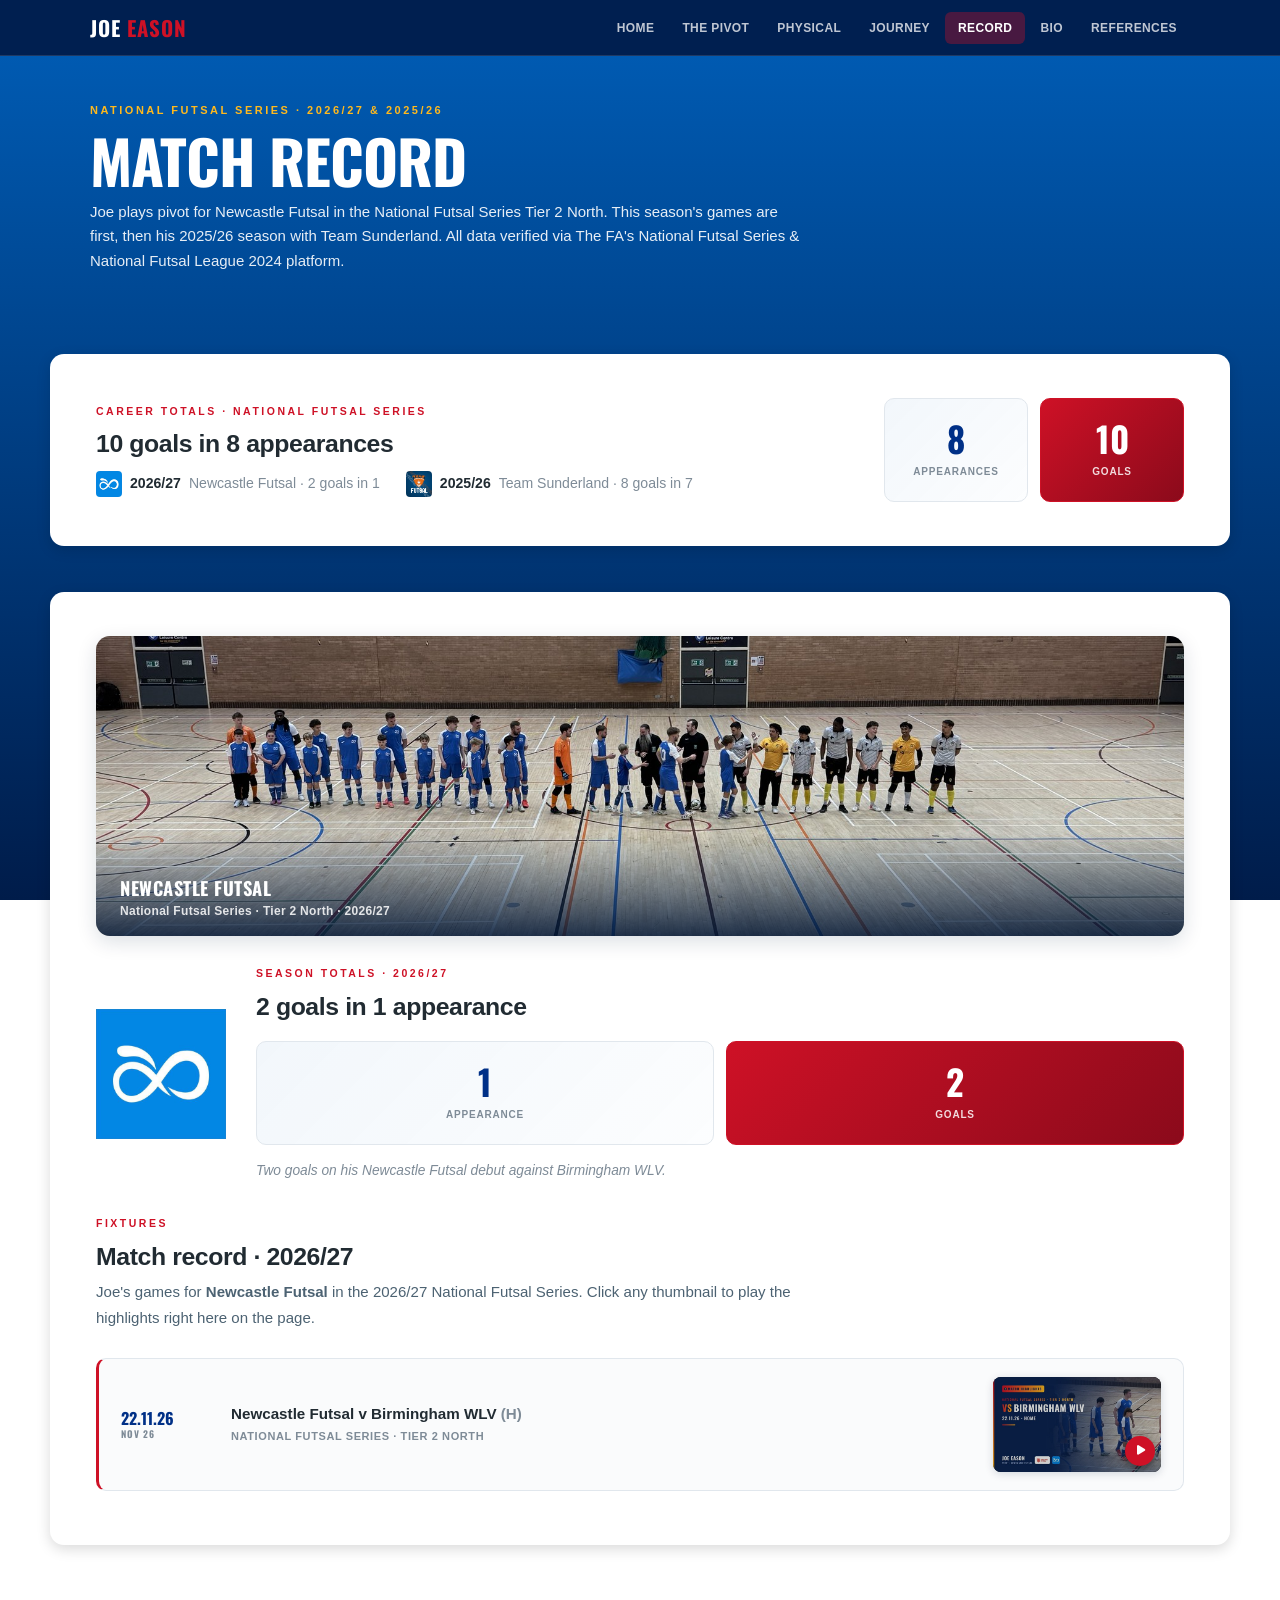
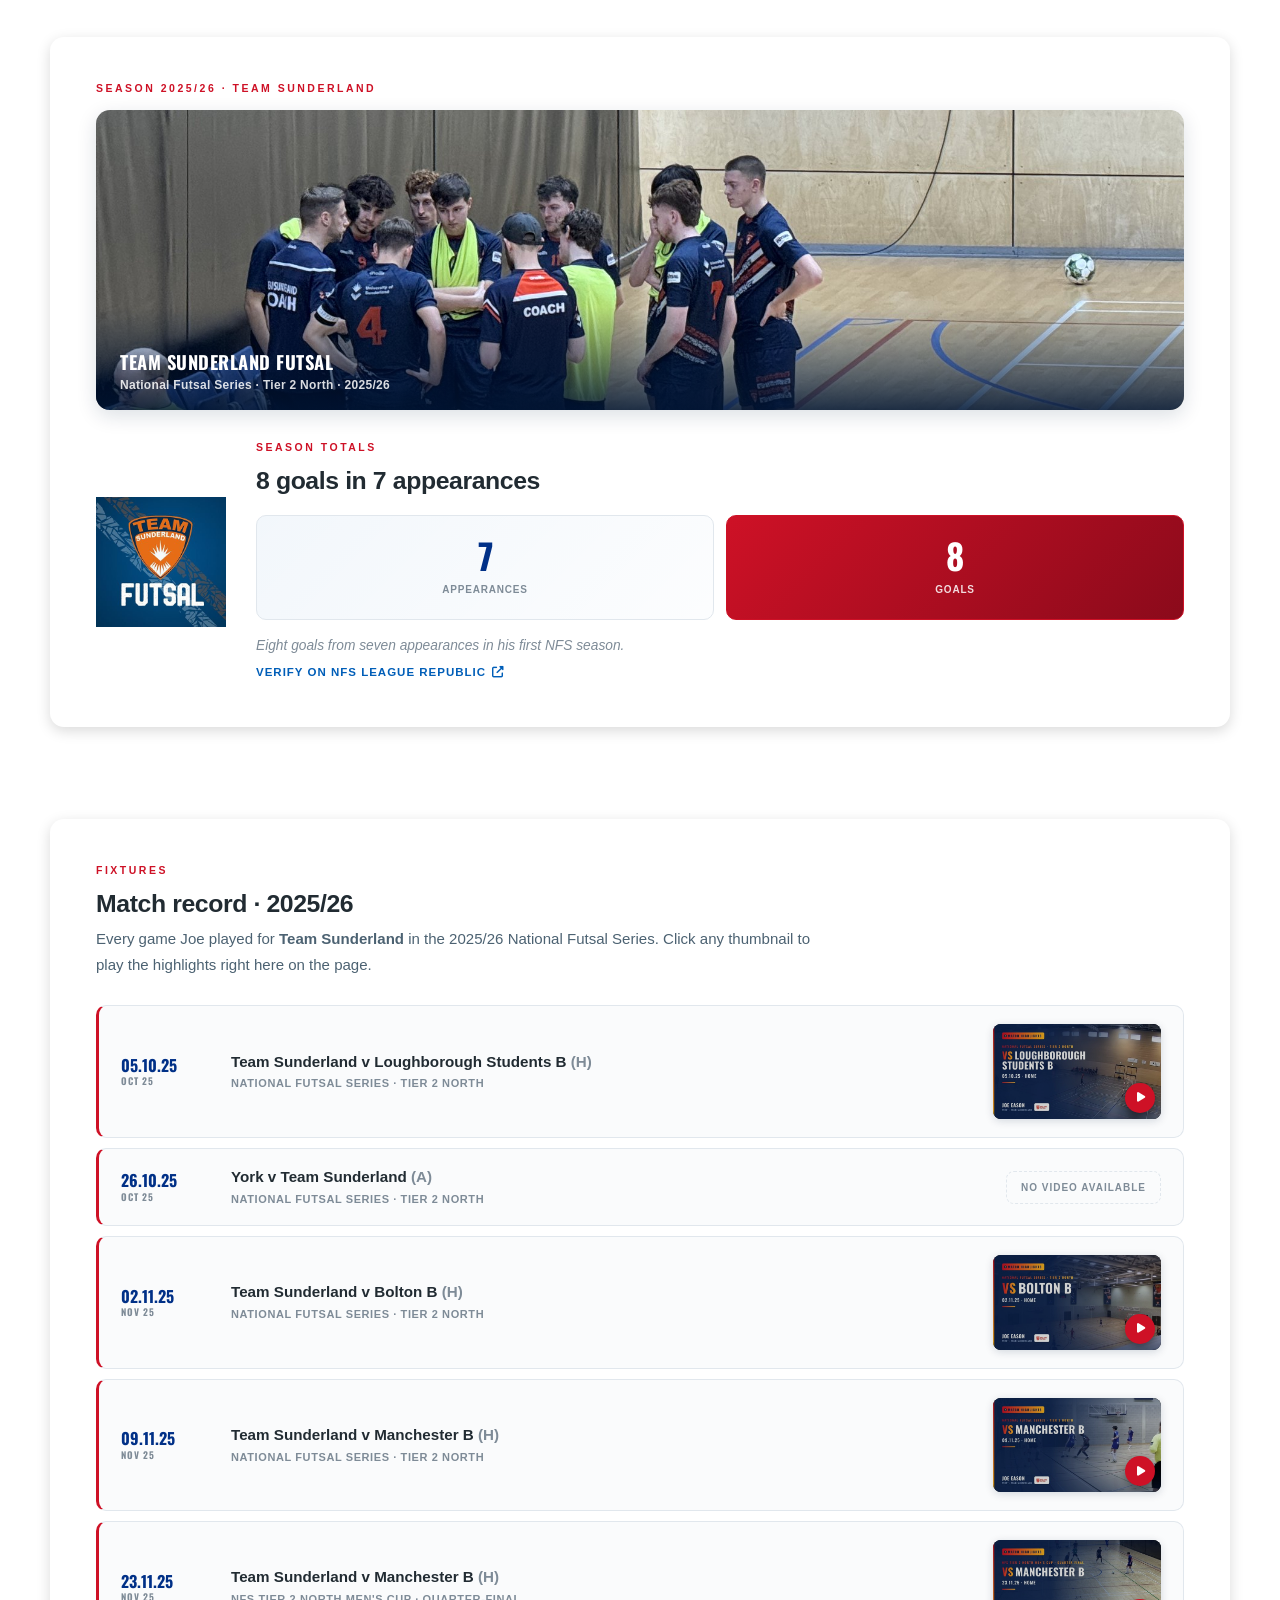
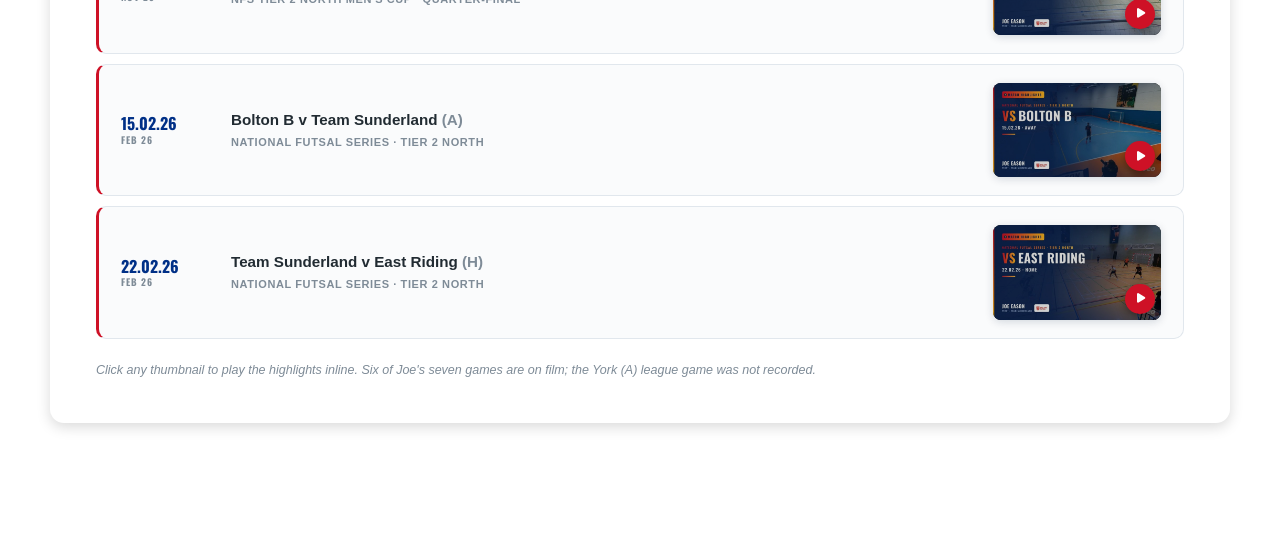
<file: record.html>
<!DOCTYPE html>
<html lang="en">
<head>
  <meta charset="UTF-8">
  <meta name="viewport" content="width=device-width, initial-scale=1.0">
  <title>Record — Joe Eason | Futsal</title>
  <link rel="preconnect" href="https://fonts.googleapis.com">
  <link rel="preconnect" href="https://fonts.gstatic.com" crossorigin>
  <link href="https://fonts.googleapis.com/css2?family=Oswald:wght@700&display=swap" rel="stylesheet">
  <link rel="stylesheet" href="https://cdnjs.cloudflare.com/ajax/libs/font-awesome/6.5.1/css/all.min.css">
  <link rel="stylesheet" href="styles.css">
  <style>
    .totals { display: grid; grid-template-columns: auto 1fr; gap: 30px; align-items: center; }
    .totals-badge { width: 130px; height: 130px; display: flex; align-items: center; justify-content: center; } /* 27 Nov 2026: no white card behind the badges */
    .totals-badge img { width: 100%; height: 100%; object-fit: contain; }
    .totals-badge .p { color: var(--red); font-family: var(--font-display); font-size: 1.4rem; text-align: center; line-height: 1.05; }
    .num-grid { display: grid; grid-template-columns: repeat(auto-fit, minmax(130px, 1fr)); gap: 12px; }
    .num-card { padding: 22px 16px; text-align: center; background: linear-gradient(135deg, rgba(0,94,184,0.05), rgba(0,94,184,0.01)); border: 1px solid var(--border-lt); border-radius: 10px; }
    .num-card .v { font-family: var(--font-display); font-size: 2.2rem; font-weight: 700; color: var(--blue-deep); line-height: 1; }
    .num-card .l { font-size: 10px; color: var(--text-muted); font-weight: 700; text-transform: uppercase; letter-spacing: 0.8px; margin-top: 8px; }
    .num-card.feat { background: linear-gradient(135deg, var(--red), var(--red-deep)); border-color: var(--red); }
    .num-card.feat .v, .num-card.feat .l { color: #fff; }
    .num-card.feat .l { color: rgba(255,255,255,0.85); }
    .num-note { margin-top: 16px; font-size: 0.86rem; color: var(--text-muted); font-style: italic; }
    .verify-link { display: inline-flex; align-items: center; gap: 6px; margin-top: 8px; font-size: 11.5px; font-weight: 700; color: var(--blue); text-transform: uppercase; letter-spacing: 1px; }
    .team-band { position: relative; width: 100%; border-radius: 14px; overflow: hidden; margin-bottom: 30px; box-shadow: 0 6px 20px rgba(0,32,64,0.14); }
    .team-band img { width: 100%; height: 300px; object-fit: cover; object-position: center 38%; display: block; }
    .team-band .cap { position: absolute; left: 0; right: 0; bottom: 0; padding: 46px 24px 16px; background: linear-gradient(to top, rgba(0,20,50,0.85), rgba(0,20,50,0)); }
    .team-band .cap .t { font-family: var(--font-display); font-weight: 700; font-size: 1.15rem; color: #fff; text-transform: uppercase; letter-spacing: 0.5px; line-height: 1; }
    .team-band .cap .s { font-size: 12px; color: rgba(255,255,255,0.85); font-weight: 600; margin-top: 5px; letter-spacing: 0.3px; }
    @media (max-width: 720px) { .team-band img { height: 200px; } }

    /* 26 Nov 2026: career totals across both NFS seasons */
    .career { display: grid; grid-template-columns: 1fr auto; gap: 30px; align-items: center; }
    .career .num-grid { min-width: 300px; }
    .career-split { display: flex; flex-wrap: wrap; gap: 10px 26px; margin-top: 12px; font-size: 0.88rem; color: var(--text-muted); }
    .career-split span { display: inline-flex; align-items: center; gap: 8px; }
    .career-split img { display: inline-block; width: 26px; height: 26px; object-fit: contain; border-radius: 4px; }
    .career-split strong { color: var(--text); }
    @media (max-width: 720px) { .career { grid-template-columns: 1fr; text-align: center; } .career .num-grid { min-width: 0; } .career-split { flex-direction: column; align-items: flex-start; width: max-content; margin-left: auto; margin-right: auto; } } /* 27 Nov 2026: badges in one column, lined up */
    .fixture { display: grid; grid-template-columns: 90px 1fr auto; gap: 20px; align-items: center; padding: 18px 22px; background: #fafbfc; border: 1px solid var(--border-lt); border-left: 3px solid var(--red); border-radius: 10px; margin-bottom: 10px; }
    .fixture .date { font-family: var(--font-display); font-size: 1rem; font-weight: 700; color: var(--blue-deep); line-height: 1.15; }
    .fixture .date small { display: block; font-size: 9.5px; color: var(--text-muted); font-weight: 700; text-transform: uppercase; letter-spacing: 1px; margin-top: 2px; }
    .fixture h4 { font-size: 0.95rem; font-weight: 800; color: var(--text); line-height: 1.3; margin-bottom: 4px; }
    .fixture .comp { font-size: 11px; color: var(--text-muted); font-weight: 700; text-transform: uppercase; letter-spacing: 0.6px; }
    .vid-btn { display: inline-flex; align-items: center; gap: 8px; padding: 8px 14px; border-radius: 8px; background: var(--red); color: #fff; font-size: 11px; font-weight: 800; text-transform: uppercase; letter-spacing: 1px; text-decoration: none; white-space: nowrap; }
    .vid-btn i { font-size: 10px; }
    .vid-btn:hover { background: var(--red-deep); }
    .no-vid { font-size: 10px; font-weight: 700; color: var(--text-muted); text-transform: uppercase; letter-spacing: 1px; padding: 8px 14px; border: 1px dashed var(--border-lt); border-radius: 8px; white-space: nowrap; }
    .vid-soon { display: inline-flex; align-items: center; gap: 7px; font-size: 10px; font-weight: 800; color: var(--amber-deep); text-transform: uppercase; letter-spacing: 1px; padding: 8px 14px; border: 1px solid var(--amber); background: rgba(255,185,29,0.10); border-radius: 8px; white-space: nowrap; }
    .vid-soon i { font-size: 10px; }
    .vid-thumb { position: relative; display: block; width: 168px; aspect-ratio: 16/9; border-radius: 8px; overflow: hidden; flex-shrink: 0; background: #000; box-shadow: 0 2px 8px rgba(0,32,64,0.16); }
    .vid-thumb img { width: 100%; height: 100%; object-fit: cover; display: block; transition: transform 0.2s; }
    .vid-thumb .pl { position: absolute; inset: 0; display: flex; align-items: flex-end; justify-content: flex-end; padding: 6px; background: rgba(0,0,0,0.18); transition: background 0.15s; }
    .vid-thumb .pl i { width: 30px; height: 30px; border-radius: 50%; background: var(--red); color: #fff; display: flex; align-items: center; justify-content: center; font-size: 11px; padding-left: 2px; box-shadow: 0 3px 10px rgba(0,0,0,0.45); }
    .vid-thumb:hover img { transform: scale(1.05); }
    .vid-thumb:hover .pl { background: rgba(0,0,0,0.05); }
    .vid-thumb.open { pointer-events: none; opacity: 0.5; }
    .fx-player { width: 100%; max-width: 760px; aspect-ratio: 16/9; margin: 2px 0 14px; border-radius: 10px; overflow: hidden; background: #000; box-shadow: 0 6px 20px rgba(0,32,64,0.20); }
    .fx-player iframe { width: 100%; height: 100%; border: 0; display: block; }
    @media (max-width: 720px) {
      .totals { grid-template-columns: 1fr; gap: 20px; justify-items: center; }
      .totals-content { text-align: center; }
      .fixture { grid-template-columns: 1fr; gap: 10px; text-align: center; }
      .fixture { justify-items: center; } /* 27 Nov 2026: thumbnails centred in each tile on phones */
    }
  </style>
</head>
<body>

<nav class="nav">
  <div class="wrap">
    <a href="index.html" class="nav-brand">Joe <em>Eason</em></a>
    <button class="nav-ham" id="navHam"><i class="fas fa-bars"></i></button>
    <ul class="nav-links" id="navLinks">
      <li><a href="index.html">Home</a></li>
      <li><a href="pivot.html">The Pivot</a></li>
      <li><a href="physical.html">Physical</a></li>
      <li><a href="journey.html">Journey</a></li>
      <li><a href="record.html" class="on">Record</a></li>
      <li><a href="bio.html">Bio</a></li>      <li><a href="references.html">References</a></li>
    </ul>
  </div>
</nav>

<div class="pg-header">
  <div class="wrap">
    <div class="pg-label">National Futsal Series · 2026/27 &amp; 2025/26</div>
    <h1>Match Record</h1>
    <p>Joe plays pivot for Newcastle Futsal in the National Futsal Series Tier 2 North. This season's games are first, then his 2025/26 season with Team Sunderland. All data verified via The FA's National Futsal Series &amp; National Futsal League 2024 platform.</p>
  </div>
</div>

<!-- Career totals across both seasons (added 26 Nov 2026) -->
<section class="sec" style="padding-bottom: 0;">
  <div class="wrap fi">
    <div class="career">
      <div>
        <div class="sec-label">Career Totals · National Futsal Series</div>
        <div class="sec-title" style="margin-bottom: 0;">10 goals in 8 appearances</div>
        <div class="career-split">
          <span><img src="img/newcastle-futsal.jpg" alt="Newcastle Futsal badge"><strong>2026/27</strong> Newcastle Futsal · 2 goals in 1</span>
          <span><img src="img/UOS.jpg" alt="Team Sunderland Futsal badge"><strong>2025/26</strong> Team Sunderland · 8 goals in 7</span>
        </div>
      </div>
      <div class="num-grid">
        <div class="num-card"><div class="v">8</div><div class="l">Appearances</div></div>
        <div class="num-card feat"><div class="v">10</div><div class="l">Goals</div></div>
      </div>
    </div>
  </div>
</section>

<!-- 2026/27 - Newcastle Futsal (added 26 Nov 2026) -->
<section class="sec">
  <div class="wrap fi">
    <div class="team-band">
      <img src="img/photo-newcastle-lineup.jpg" alt="Newcastle Futsal and Birmingham WLV lined up before kick-off" style="object-position: center 45%;">
      <div class="cap">
        <div class="t">Newcastle Futsal</div>
        <div class="s">National Futsal Series · Tier 2 North · 2026/27</div>
      </div>
    </div>
    <div class="totals">
      <div class="totals-badge">
        <img src="img/newcastle-futsal.jpg" alt="Newcastle Futsal badge">
      </div>
      <div class="totals-content" style="width: 100%;">
        <div class="sec-label">Season Totals · 2026/27</div>
        <div class="sec-title" style="margin-bottom: 20px;">2 goals in 1 appearance</div>
        <div class="num-grid">
          <div class="num-card"><div class="v">1</div><div class="l">Appearance</div></div>
          <div class="num-card feat"><div class="v">2</div><div class="l">Goals</div></div>
        </div>
        <p class="num-note">Two goals on his Newcastle Futsal debut against Birmingham WLV.</p>
      </div>
    </div>
    <div class="sec-label" style="margin-top: 34px;">Fixtures</div>
    <div class="sec-title">Match record · 2026/27</div>
    <p class="sec-sub">Joe's games for <strong>Newcastle Futsal</strong> in the 2026/27 National Futsal Series. Click any thumbnail to play the highlights right here on the page.</p>

    <div style="margin-top: 18px;">
      <div class="fixture">
        <div class="date">22.11.26<small>Nov 26</small></div>
        <div><h4>Newcastle Futsal v Birmingham WLV <span style="color:var(--text-muted); font-weight:600;">(H)</span></h4><div class="comp">National Futsal Series · Tier 2 North</div></div>
        <a class="vid-thumb" href="https://www.youtube.com/watch?v=eyHZGN-5HVQ" target="_blank" rel="noopener" aria-label="Watch Birmingham WLV highlights"><img src="img/yt-match-2026-11-22-v-birmingham-wlv.jpg" alt="Birmingham WLV highlights" loading="lazy"><span class="pl"><i class="fas fa-play"></i></span></a>
      </div>
    </div>
  </div>
</section>

<!-- 2025/26 - Team Sunderland -->
<section class="sec">
  <div class="wrap fi">
    <div class="sec-label" style="margin-bottom: 14px;">Season 2025/26 · Team Sunderland</div>
    <div class="team-band">
      <img src="img/photo-huddle.jpg" alt="Team Sunderland Futsal squad in a courtside huddle">
      <div class="cap">
        <div class="t">Team Sunderland Futsal</div>
        <div class="s">National Futsal Series · Tier 2 North · 2025/26</div>
      </div>
    </div>
    <div class="totals">
      <div class="totals-badge">
        <img src="img/UOS.jpg" alt="Team Sunderland Futsal badge" onerror="this.style.display='none'; this.nextElementSibling.style.display='block';">
        <div class="p" style="display:none;">FUTSAL<br>UOS</div>
      </div>
      <div class="totals-content" style="width: 100%;">
        <div class="sec-label">Season Totals</div>
        <div class="sec-title" style="margin-bottom: 20px;">8 goals in 7 appearances</div>
        <div class="num-grid">
          <div class="num-card"><div class="v">7</div><div class="l">Appearances</div></div>
          <div class="num-card feat"><div class="v">8</div><div class="l">Goals</div></div>
        </div>
        <p class="num-note">Eight goals from seven appearances in his first NFS season.</p>
        <a class="verify-link" href="https://nfs.leaguerepublic.com/playerStatsForTeam/750699627/140160673.html" target="_blank" rel="noopener">Verify on NFS League Republic <i class="fas fa-external-link-alt"></i></a>
      </div>
    </div>
  </div>
</section>

<section class="sec">
  <div class="wrap fi">
    <div class="sec-label">Fixtures</div>
    <div class="sec-title">Match record · 2025/26</div>
    <p class="sec-sub">Every game Joe played for <strong>Team Sunderland</strong> in the 2025/26 National Futsal Series. Click any thumbnail to play the highlights right here on the page.</p>

    <div style="margin-top: 18px;">
      <div class="fixture">
        <div class="date">05.10.25<small>Oct 25</small></div>
        <div><h4>Team Sunderland v Loughborough Students B <span style="color:var(--text-muted); font-weight:600;">(H)</span></h4><div class="comp">National Futsal Series · Tier 2 North</div></div>
        <a class="vid-thumb" href="https://www.youtube.com/watch?v=NtvBumcTEwI" target="_blank" rel="noopener" aria-label="Watch Loughborough highlights"><img src="img/yt-match-2025-10-05-v-loughborough-students-b.jpg" alt="Loughborough highlights" loading="lazy"><span class="pl"><i class="fas fa-play"></i></span></a>
      </div>
      <div class="fixture">
        <div class="date">26.10.25<small>Oct 25</small></div>
        <div><h4>York v Team Sunderland <span style="color:var(--text-muted); font-weight:600;">(A)</span></h4><div class="comp">National Futsal Series · Tier 2 North</div></div>
        <span class="no-vid">No video available</span>
      </div>
      <div class="fixture">
        <div class="date">02.11.25<small>Nov 25</small></div>
        <div><h4>Team Sunderland v Bolton B <span style="color:var(--text-muted); font-weight:600;">(H)</span></h4><div class="comp">National Futsal Series · Tier 2 North</div></div>
        <a class="vid-thumb" href="https://www.youtube.com/watch?v=OhJecYCgBBM" target="_blank" rel="noopener" aria-label="Watch Bolton (home) highlights"><img src="img/yt-match-2025-11-02-v-bolton-b.jpg" alt="Bolton home highlights" loading="lazy"><span class="pl"><i class="fas fa-play"></i></span></a>
      </div>
      <div class="fixture">
        <div class="date">09.11.25<small>Nov 25</small></div>
        <div><h4>Team Sunderland v Manchester B <span style="color:var(--text-muted); font-weight:600;">(H)</span></h4><div class="comp">National Futsal Series · Tier 2 North</div></div>
        <a class="vid-thumb" href="https://www.youtube.com/watch?v=8HZ9BZaGxG4" target="_blank" rel="noopener" aria-label="Watch Manchester (league) highlights"><img src="img/yt-match-2025-11-09-v-manchester-b.jpg" alt="Manchester league highlights" loading="lazy"><span class="pl"><i class="fas fa-play"></i></span></a>
      </div>
      <div class="fixture">
        <div class="date">23.11.25<small>Nov 25</small></div>
        <div><h4>Team Sunderland v Manchester B <span style="color:var(--text-muted); font-weight:600;">(H)</span></h4><div class="comp">NFS Tier 2 North Men's Cup · Quarter-Final</div></div>
        <a class="vid-thumb" href="https://www.youtube.com/watch?v=atZjL1zQvug" target="_blank" rel="noopener" aria-label="Watch Manchester (cup) highlights"><img src="img/yt-match-2025-11-23-v-manchester-b-cup.jpg" alt="Manchester cup highlights" loading="lazy"><span class="pl"><i class="fas fa-play"></i></span></a>
      </div>
      <div class="fixture">
        <div class="date">15.02.26<small>Feb 26</small></div>
        <div><h4>Bolton B v Team Sunderland <span style="color:var(--text-muted); font-weight:600;">(A)</span></h4><div class="comp">National Futsal Series · Tier 2 North</div></div>
        <a class="vid-thumb" href="https://www.youtube.com/watch?v=kr2TLqwjIv8" target="_blank" rel="noopener" aria-label="Watch Bolton (away) highlights"><img src="img/yt-match-2026-02-15-v-bolton-b-away.jpg" alt="Bolton away highlights" loading="lazy"><span class="pl"><i class="fas fa-play"></i></span></a>
      </div>
      <div class="fixture">
        <div class="date">22.02.26<small>Feb 26</small></div>
        <div><h4>Team Sunderland v East Riding <span style="color:var(--text-muted); font-weight:600;">(H)</span></h4><div class="comp">National Futsal Series · Tier 2 North</div></div>
        <a class="vid-thumb" href="https://www.youtube.com/watch?v=uI147LDmNHM" target="_blank" rel="noopener" aria-label="Watch East Riding highlights"><img src="img/yt-match-2026-02-22-v-east-riding.jpg" alt="East Riding highlights" loading="lazy"><span class="pl"><i class="fas fa-play"></i></span></a>
      </div>
    </div>

    <p style="margin-top: 22px; font-size: 12.5px; color: var(--text-muted); font-style: italic;">Click any thumbnail to play the highlights inline. Six of Joe's seven games are on film; the York (A) league game was not recorded.</p>
  </div>
</section>

<footer class="foot"><div class="wrap"><p>&copy; 2026 Joe Eason</p></div></footer>

<script>
const ham = document.getElementById('navHam'); const links = document.getElementById('navLinks');
if (ham) { ham.addEventListener('click', () => links.classList.toggle('on')); links.querySelectorAll('a').forEach(a => a.addEventListener('click', () => links.classList.remove('on'))); }
document.querySelectorAll('.fi').forEach(el => { new IntersectionObserver((entries, obs) => { entries.forEach(e => { if (e.isIntersecting) { e.target.classList.add('vis'); obs.unobserve(e.target); } }); }, { threshold: 0.1, rootMargin: '0px 0px -50px 0px' }).observe(el); });

// Click-to-play — highlights play inline on the page (cmd/ctrl-click still opens YouTube)
document.querySelectorAll('a.vid-thumb[href*="watch?v="]').forEach(function(th) {
  th.addEventListener('click', function(e) {
    if (e.metaKey || e.ctrlKey || e.shiftKey || e.button === 1) return;
    e.preventDefault();
    if (th.classList.contains('open')) return;
    var m = th.href.match(/[?&]v=([\w-]{11})/);
    if (!m) return;
    var fx = document.createElement('div');
    fx.className = 'fx-player';
    var ifr = document.createElement('iframe');
    ifr.src = 'https://www.youtube-nocookie.com/embed/' + m[1] + '?autoplay=1&rel=0&modestbranding=1&playsinline=1';
    ifr.title = 'Match highlights';
    ifr.setAttribute('allow', 'accelerometer; autoplay; clipboard-write; encrypted-media; gyroscope; picture-in-picture; fullscreen');
    ifr.setAttribute('allowfullscreen', '');
    fx.appendChild(ifr);
    var fixture = th.closest('.fixture');
    fixture.parentNode.insertBefore(fx, fixture.nextSibling);
    th.classList.add('open');
    fx.scrollIntoView({ behavior: 'smooth', block: 'center' });
  });
});
</script>
</body>
</html>
</file>
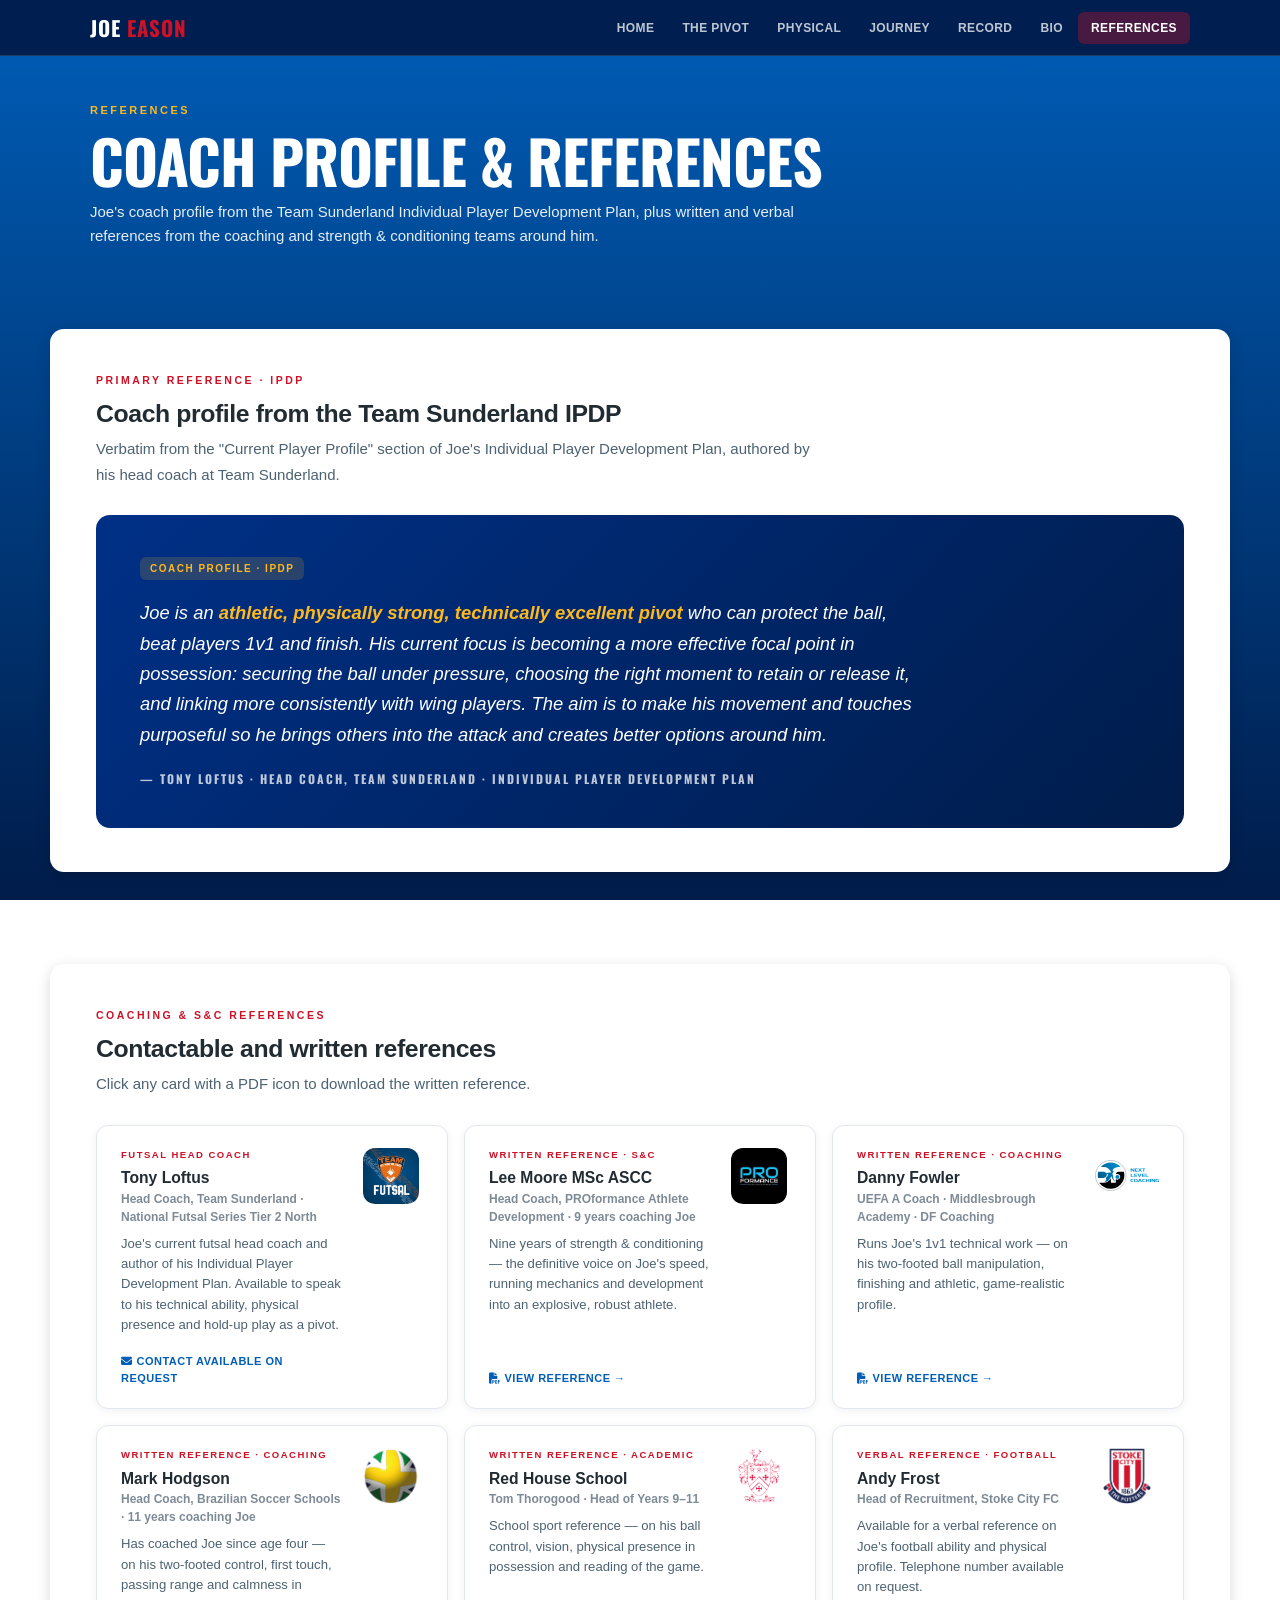
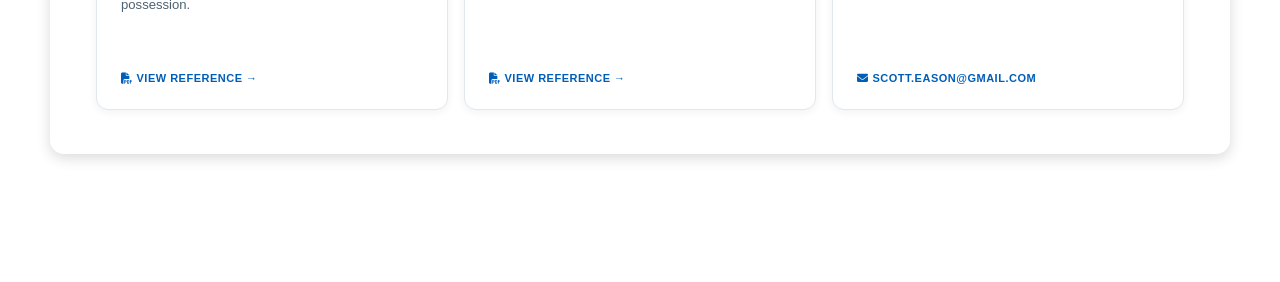
<file: references.html>
<!DOCTYPE html>
<html lang="en">
<head>
  <meta charset="UTF-8">
  <meta name="viewport" content="width=device-width, initial-scale=1.0">
  <title>References — Joe Eason | Futsal</title>
  <link rel="preconnect" href="https://fonts.googleapis.com">
  <link rel="preconnect" href="https://fonts.gstatic.com" crossorigin>
  <link href="https://fonts.googleapis.com/css2?family=Oswald:wght@700&display=swap" rel="stylesheet">
  <link rel="stylesheet" href="https://cdnjs.cloudflare.com/ajax/libs/font-awesome/6.5.1/css/all.min.css">
  <link rel="stylesheet" href="styles.css">
  <style>
    .ipdp-block { background: linear-gradient(135deg, var(--blue-deep), var(--blue-dark)); color: #fff; padding: 40px 44px; border-radius: 14px; margin-top: 20px; }
    .ipdp-block .k { display: inline-block; padding: 4px 10px; border-radius: 6px; background: rgba(255,185,29,0.16); color: var(--amber); font-size: 10px; font-weight: 800; text-transform: uppercase; letter-spacing: 1.5px; margin-bottom: 18px; }
    .ipdp-block .q { font-size: 1.15rem; font-style: italic; line-height: 1.65; color: #fff; max-width: 780px; font-weight: 400; }
    .ipdp-block .q strong { color: var(--amber); font-weight: 600; font-style: italic; }
    .ipdp-block .a { font-family: var(--font-display); font-size: 12px; font-weight: 700; color: rgba(255,255,255,0.75); text-transform: uppercase; letter-spacing: 2px; margin-top: 20px; }
    .ref-grid { display: grid; grid-template-columns: repeat(auto-fit, minmax(300px, 1fr)); grid-auto-rows: 1fr; gap: 16px; }
    .ref-card { background: var(--card); border: 1px solid var(--border-lt); border-radius: 12px; padding: 22px 24px; box-shadow: 0 2px 8px rgba(0,32,64,0.06); display: flex; gap: 18px; align-items: stretch; text-decoration: none; color: inherit; transition: transform 0.15s, box-shadow 0.15s; }
    .ref-card:hover { transform: translateY(-2px); box-shadow: 0 8px 18px rgba(0,32,64,0.14); }
    .ref-card .body { flex: 1; min-width: 0; display: flex; flex-direction: column; }
    .ref-card .kind { font-size: 9.5px; font-weight: 800; color: var(--red); text-transform: uppercase; letter-spacing: 1.5px; margin-bottom: 6px; }
    .ref-card h3 { font-size: 0.98rem; font-weight: 800; color: var(--text); line-height: 1.25; margin-bottom: 2px; }
    .ref-card .role { font-size: 12px; color: var(--text-muted); font-weight: 600; margin-bottom: 8px; }
    .ref-card .desc { font-size: 0.82rem; color: var(--text-sec); line-height: 1.55; margin: 0 0 8px; }
    .ref-card .cta { font-size: 11px; font-weight: 700; color: var(--blue); text-transform: uppercase; letter-spacing: 0.5px; margin-top: auto; padding-top: 10px; }
    .ref-card .cta i { margin-right: 4px; }
    .ref-card .logo { flex-shrink: 0; width: 64px; height: 56px; display: flex; align-items: center; justify-content: center; }
    .ref-card .logo img { max-width: 100%; max-height: 56px; width: auto; height: auto; object-fit: contain; }
    .ref-card .logo img.round { border-radius: 12px; }
    .ref-card.contact .body p { font-size: 0.82rem; color: var(--text-sec); line-height: 1.55; margin: 0 0 8px; }
  </style>
</head>
<body>

<nav class="nav">
  <div class="wrap">
    <a href="index.html" class="nav-brand">Joe <em>Eason</em></a>
    <button class="nav-ham" id="navHam"><i class="fas fa-bars"></i></button>
    <ul class="nav-links" id="navLinks">
      <li><a href="index.html">Home</a></li>
      <li><a href="pivot.html">The Pivot</a></li>
      <li><a href="physical.html">Physical</a></li>
      <li><a href="journey.html">Journey</a></li>
      <li><a href="record.html">Record</a></li>
      <li><a href="bio.html">Bio</a></li>      <li><a href="references.html" class="on">References</a></li>
    </ul>
  </div>
</nav>

<div class="pg-header">
  <div class="wrap">
    <div class="pg-label">References</div>
    <h1>Coach Profile &amp; References</h1>
    <p>Joe's coach profile from the Team Sunderland Individual Player Development Plan, plus written and verbal references from the coaching and strength &amp; conditioning teams around him.</p>
  </div>
</div>

<section class="sec">
  <div class="wrap fi">
    <div class="sec-label">Primary Reference · IPDP</div>
    <div class="sec-title">Coach profile from the Team Sunderland IPDP</div>
    <p class="sec-sub">Verbatim from the "Current Player Profile" section of Joe's Individual Player Development Plan, authored by his head coach at Team Sunderland.</p>
    <div class="ipdp-block">
      <div class="k">Coach Profile · IPDP</div>
      <p class="q">Joe is an <strong>athletic, physically strong, technically excellent pivot</strong> who can protect the ball, beat players 1v1 and finish. His current focus is becoming a more effective focal point in possession: securing the ball under pressure, choosing the right moment to retain or release it, and linking more consistently with wing players. The aim is to make his movement and touches purposeful so he brings others into the attack and creates better options around him.</p>
      <p class="a">— Tony Loftus · Head Coach, Team Sunderland · Individual Player Development Plan</p>
    </div>
  </div>
</section>

<section class="sec">
  <div class="wrap fi">
    <div class="sec-label">Coaching &amp; S&amp;C References</div>
    <div class="sec-title">Contactable and written references</div>
    <p class="sec-sub">Click any card with a PDF icon to download the written reference.</p>
    <div class="ref-grid">

      <div class="ref-card contact">
        <div class="body">
          <div class="kind">Futsal Head Coach</div>
          <h3>Tony Loftus</h3>
          <div class="role">Head Coach, Team Sunderland · National Futsal Series Tier 2 North</div>
          <p>Joe's current futsal head coach and author of his Individual Player Development Plan. Available to speak to his technical ability, physical presence and hold-up play as a pivot.</p>
          <div class="cta"><i class="fas fa-envelope"></i>Contact available on request</div>
        </div>
        <div class="logo"><img src="img/UOS.jpg" class="round" alt="Team Sunderland Futsal"></div>
      </div>

      <a href="docs/reference-moore.pdf" target="_blank" rel="noopener" class="ref-card">
        <div class="body">
          <div class="kind">Written Reference · S&amp;C</div>
          <h3>Lee Moore MSc ASCC</h3>
          <div class="role">Head Coach, PROformance Athlete Development · 9 years coaching Joe</div>
          <p class="desc">Nine years of strength &amp; conditioning — the definitive voice on Joe's speed, running mechanics and development into an explosive, robust athlete.</p>
          <div class="cta"><i class="fas fa-file-pdf"></i>View reference →</div>
        </div>
        <div class="logo"><img src="img/logo-proformance.jpg" class="round" alt="PROformance"></div>
      </a>

      <a href="docs/reference-fowler.pdf" target="_blank" rel="noopener" class="ref-card">
        <div class="body">
          <div class="kind">Written Reference · Coaching</div>
          <h3>Danny Fowler</h3>
          <div class="role">UEFA A Coach · Middlesbrough Academy · DF Coaching</div>
          <p class="desc">Runs Joe's 1v1 technical work — on his two-footed ball manipulation, finishing and athletic, game-realistic profile.</p>
          <div class="cta"><i class="fas fa-file-pdf"></i>View reference →</div>
        </div>
        <div class="logo"><img src="img/logo-df-coaching.svg" alt="DF Coaching"></div>
      </a>

      <a href="docs/reference-hodgson.pdf" target="_blank" rel="noopener" class="ref-card">
        <div class="body">
          <div class="kind">Written Reference · Coaching</div>
          <h3>Mark Hodgson</h3>
          <div class="role">Head Coach, Brazilian Soccer Schools · 11 years coaching Joe</div>
          <p class="desc">Has coached Joe since age four — on his two-footed control, first touch, passing range and calmness in possession.</p>
          <div class="cta"><i class="fas fa-file-pdf"></i>View reference →</div>
        </div>
        <div class="logo"><img src="img/logo-bss.png" alt="Brazilian Soccer Schools"></div>
      </a>

      <a href="docs/reference-thorogood.pdf" target="_blank" rel="noopener" class="ref-card">
        <div class="body">
          <div class="kind">Written Reference · Academic</div>
          <h3>Red House School</h3>
          <div class="role">Tom Thorogood · Head of Years 9–11</div>
          <p class="desc">School sport reference — on his ball control, vision, physical presence in possession and reading of the game.</p>
          <div class="cta"><i class="fas fa-file-pdf"></i>View reference →</div>
        </div>
        <div class="logo"><img src="img/logo-redhouse.png" alt="Red House School"></div>
      </a>

      <div class="ref-card contact">
        <div class="body">
          <div class="kind">Verbal Reference · Football</div>
          <h3>Andy Frost</h3>
          <div class="role">Head of Recruitment, Stoke City FC</div>
          <p>Available for a verbal reference on Joe's football ability and physical profile. Telephone number available on request.</p>
          <div class="cta"><i class="fas fa-envelope"></i>scott.eason@gmail.com</div>
        </div>
        <div class="logo"><img src="img/badge-stoke.png" alt="Stoke City FC"></div>
      </div>

    </div>
  </div>
</section>

<footer class="foot"><div class="wrap"><p>&copy; 2026 Joe Eason</p></div></footer>

<script>
const ham = document.getElementById('navHam'); const links = document.getElementById('navLinks');
if (ham) { ham.addEventListener('click', () => links.classList.toggle('on')); links.querySelectorAll('a').forEach(a => a.addEventListener('click', () => links.classList.remove('on'))); }
document.querySelectorAll('.fi').forEach(el => { new IntersectionObserver((entries, obs) => { entries.forEach(e => { if (e.isIntersecting) { e.target.classList.add('vis'); obs.unobserve(e.target); } }); }, { threshold: 0.1, rootMargin: '0px 0px -50px 0px' }).observe(el); });
</script>
</body>
</html>
</file>
<file: styles.css>
/* SHARED STYLES — Joe Eason · The Pivot | Futsal site */

:root {
  --blue: #005EB8;
  --blue-deep: #003087;
  --blue-dark: #001c4a;
  --red: #CE1126;
  --red-deep: #8B0A1B;
  --amber: #FFB91D;
  --amber-deep: #C9A227;
  --green: #006747;
  --text: #212B32;
  --text-sec: #4C6272;
  --text-muted: #7E8B97;
  --border-lt: #E1E7ED;
  --card: #ffffff;
  --font: 'Segoe UI', -apple-system, BlinkMacSystemFont, Helvetica, Arial, sans-serif;
  --font-display: 'Oswald', sans-serif;
}
*, *::before, *::after { margin: 0; padding: 0; box-sizing: border-box; }
body {
  font-family: var(--font);
  background: linear-gradient(180deg, var(--blue) 0%, var(--blue-dark) 100%);
  background-attachment: fixed;
  color: var(--text); line-height: 1.5;
  -webkit-font-smoothing: antialiased;
  min-height: 100vh;
  overflow-x: clip;
}
a { color: var(--blue); text-decoration: none; }
img { display: block; max-width: 100%; }

/* NAV */
.nav {
  background: rgba(0,28,74,0.94); backdrop-filter: blur(16px);
  border-bottom: 1px solid rgba(255,255,255,0.12);
  height: 56px; position: sticky; top: 0; z-index: 100;
}
.nav .wrap { display: flex; align-items: center; justify-content: space-between; height: 100%; }
.wrap { max-width: 1180px; margin: 0 auto; padding: 0 40px; }
.nav-brand { font-family: var(--font-display); font-size: 1.3rem; font-weight: 700; color: #fff; text-decoration: none; text-transform: uppercase; letter-spacing: 1px; }
.nav-brand em { font-style: normal; color: var(--red); }
.nav-links { display: flex; gap: 2px; list-style: none; }
.nav-links a { display: block; padding: 7px 13px; font-size: 0.75rem; font-weight: 600; color: rgba(255,255,255,0.75); text-decoration: none; border-radius: 6px; text-transform: uppercase; letter-spacing: 0.4px; transition: all 0.15s; }
.nav-links a:hover { color: #fff; background: rgba(255,255,255,0.1); }
.nav-links a.on { color: #fff; background: rgba(206,17,38,0.35); }
.nav-ham { display: none; background: none; border: none; color: #fff; font-size: 1.2rem; cursor: pointer; width: 40px; height: 40px; align-items: center; justify-content: center; }

/* PAGE HEADER (dark blue full-width area under nav) */
.pg-header { padding: 46px 0 34px; }
.pg-header .pg-label { font-size: 11px; font-weight: 800; letter-spacing: 2.5px; text-transform: uppercase; color: var(--amber); margin-bottom: 10px; }
.pg-header h1 { font-family: var(--font-display); font-size: clamp(38px, 6vw, 60px); font-weight: 700; color: #fff; text-transform: uppercase; letter-spacing: -1px; line-height: 1.02; margin-bottom: 10px; }
.pg-header p { font-size: 15px; color: rgba(255,255,255,0.9); line-height: 1.65; max-width: 720px; }

/* SECTIONS (like sec-dark / sec-alt on football site) */
.sec { padding: 46px 0; }
.sec > .wrap { background: var(--card); border-radius: 14px; padding: 44px 46px; box-shadow: 0 4px 14px rgba(0,0,0,0.15); }
.sec-alt { padding-top: 0; }
.sec-alt > .wrap { background: linear-gradient(135deg, var(--blue-deep), var(--blue-dark)); color: #fff; }
.sec-alt > .wrap .sec-label, .sec-alt > .wrap .sec-title { color: #fff; }
.sec-alt > .wrap .sec-title { color: #fff; }
.sec-alt > .wrap p { color: rgba(255,255,255,0.9); }
.sec-label { font-size: 10.5px; font-weight: 800; color: var(--red); text-transform: uppercase; letter-spacing: 2.5px; margin-bottom: 10px; }
.sec-title { font-size: 1.55rem; font-weight: 800; color: var(--text); letter-spacing: -0.4px; line-height: 1.18; margin-bottom: 8px; }
.sec-sub { font-size: 0.94rem; color: var(--text-sec); line-height: 1.7; max-width: 720px; margin-bottom: 28px; }

/* GRIDS */
.g2 { display: grid; grid-template-columns: 1fr 1fr; gap: 20px; }
.g3 { display: grid; grid-template-columns: repeat(3, 1fr); gap: 16px; }
.g4 { display: grid; grid-template-columns: repeat(4, 1fr); gap: 12px; }

/* FADE-IN */
.fi { opacity: 1; transform: none; animation: fiUp 0.6s ease both; }
.fi.vis { opacity: 1; transform: none; }
@keyframes fiUp { from { opacity: 0; transform: translateY(12px); } to { opacity: 1; transform: none; } }
@media (prefers-reduced-motion: reduce) { .fi { animation: none; } }

/* FOOTER */
.foot { padding: 32px 0; text-align: center; }
.foot p { color: rgba(255,255,255,0.55); font-size: 12px; }

/* CARDS */
.card { background: var(--card); border: 1px solid var(--border-lt); border-radius: 14px; padding: 24px 26px; box-shadow: 0 2px 8px rgba(0,32,64,0.06); }

/* BUTTONS */
.btn { display: inline-flex; align-items: center; gap: 8px; padding: 12px 22px; background: var(--red); color: #fff; font-size: 12px; font-weight: 800; text-transform: uppercase; letter-spacing: 1.2px; border-radius: 8px; text-decoration: none; }
.btn.amber { background: var(--amber); color: var(--blue-deep); }

@media (max-width: 900px) {
  .g2, .g3, .g4 { grid-template-columns: 1fr; }
  .wrap { padding: 0 22px; }
  .sec > .wrap { padding: 32px 22px; }
  .nav-links { display: none; }
  .nav-links.on { display: flex; flex-direction: column; position: absolute; top: 56px; right: 0; background: rgba(0,28,74,0.98); padding: 12px 20px; gap: 2px; border-radius: 0 0 0 12px; }
  .nav-ham { display: flex; }
}

@media (max-width: 560px) {
  .wrap { padding: 0 16px; }
  .pg-header { padding: 30px 0 22px; }
  .pg-header p { font-size: 14px; }
  .sec { padding: 30px 0; }
  .sec > .wrap { padding: 24px 18px; }
  .card { padding: 20px 18px; }
  .sec-title { font-size: 1.35rem; }
}
@media (max-width: 400px) {
  .pg-header h1 { font-size: 32px; letter-spacing: -0.5px; }
  .wrap { padding: 0 13px; }
}
</file>
